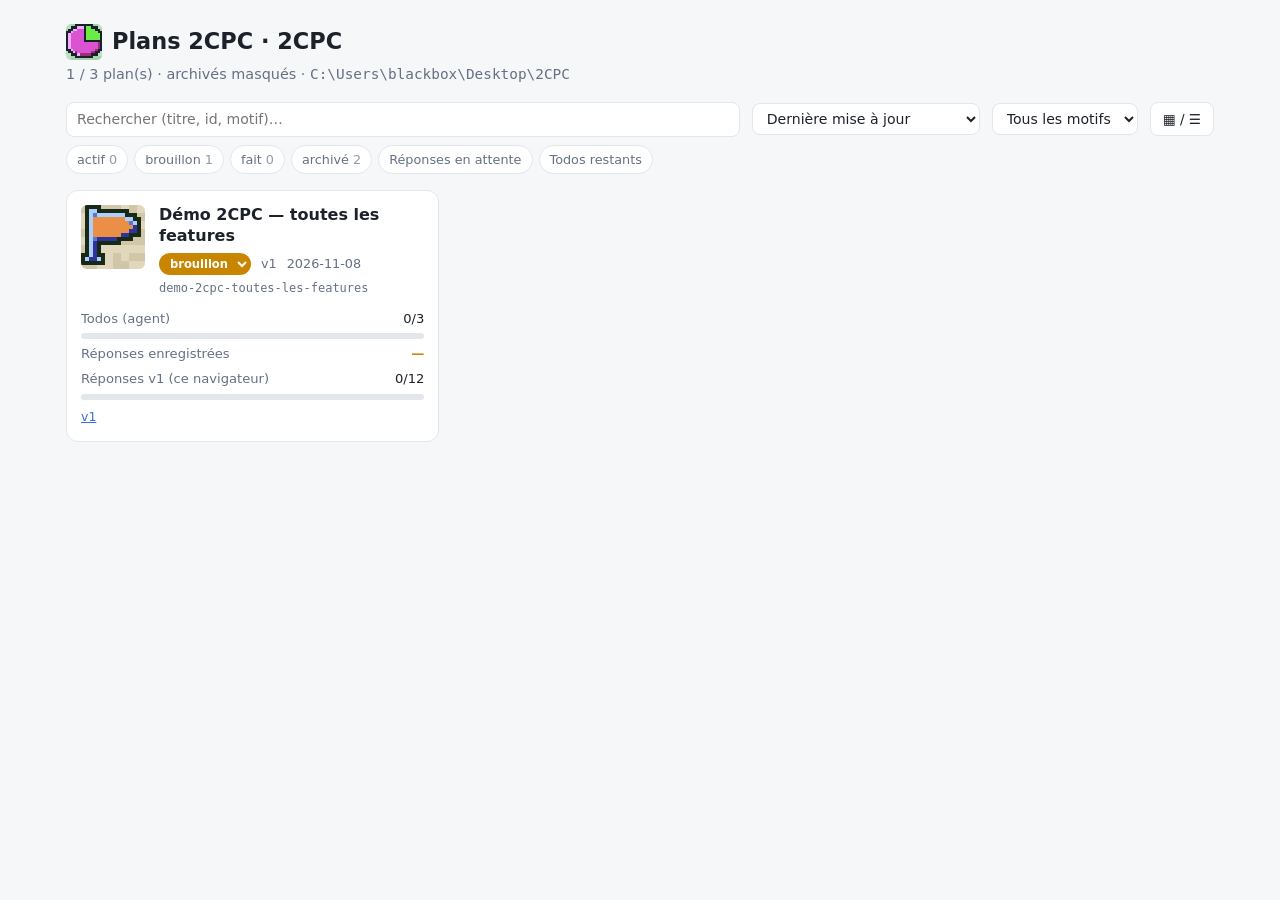
<file: .2cpc/index.html>
<!doctype html><html lang="fr"><head><meta charset="utf-8">
<meta name="viewport" content="width=device-width, initial-scale=1"><meta name="generator" content="2CPC">
<title>Plans 2CPC · 2CPC</title><link rel="icon" type="image/png" href="[data-uri]">
<style>
:root{--bg:#f6f7f9;--card:#fff;--text:#1d2129;--muted:#667085;--line:#e3e6eb;--accent:#3b6fe0;--soft:#eef2fb;
--active:#0ca30c;--draft:#c98500;--done:#6250d6;--archived:#98a2b3;color-scheme:light}
@media (prefers-color-scheme:dark){:root{--bg:#14161a;--card:#1d2026;--text:#e6e8eb;--muted:#98a2b3;--line:#2c3038;
--accent:#7aa2ff;--soft:#232a38;color-scheme:dark}}
*{box-sizing:border-box}body{margin:0;background:var(--bg);color:var(--text);font:15px/1.5 system-ui,-apple-system,"Segoe UI",sans-serif}
.dash-ico{width:36px;height:36px;image-rendering:pixelated;vertical-align:middle;margin-right:10px;border-radius:5px}
main{max-width:1180px;margin:0 auto;padding:24px 16px 90px}h1{font-size:1.4rem;margin:0 0 4px}
.sub{color:var(--muted);margin:0 0 16px;font-size:.9rem}
.tools{display:flex;flex-wrap:wrap;gap:8px 12px;align-items:center;margin-bottom:16px}
.tools input[type=search],.tools select{font:inherit;font-size:.88rem;padding:6px 10px;border:1px solid var(--line);border-radius:8px;background:var(--card);color:var(--text)}
.tools input[type=search]{flex:1;min-width:180px}
.chips{display:flex;flex-wrap:wrap;gap:6px}
.chip{font:inherit;font-size:.8rem;padding:4px 10px;border:1px solid var(--line);border-radius:999px;background:var(--card);color:var(--muted);cursor:pointer}
.chip[aria-pressed=true]{background:var(--soft);border-color:var(--accent);color:var(--text)}
.chip .n{opacity:.7;margin-left:4px}
.grid{display:grid;grid-template-columns:repeat(auto-fill,minmax(300px,1fr));gap:14px}
.card{background:var(--card);border:1px solid var(--line);border-radius:12px;padding:14px;display:grid;grid-template-columns:64px 1fr;gap:6px 14px;align-items:start}
.card .ico{width:64px;height:64px;image-rendering:pixelated;grid-row:span 3;border-radius:6px}
.card h2{font-size:1rem;margin:0;line-height:1.3}.card h2 a{color:inherit;text-decoration:none}.card h2 a:hover{color:var(--accent)}
.meta{color:var(--muted);font-size:.8rem;display:flex;flex-wrap:wrap;gap:4px 10px;align-items:center}
.meta code{font-size:.75rem}
.st{font:inherit;font-size:.72rem;font-weight:600;padding:2px 6px;border-radius:999px;border:1px solid transparent;color:#fff;cursor:pointer}
.st-active{background:var(--active)}.st-draft{background:var(--draft)}.st-done{background:var(--done)}.st-archived{background:var(--archived)}
.st.changed{outline:2px dashed var(--accent);outline-offset:2px}
.info{grid-column:1/-1;display:flex;flex-direction:column;gap:5px}
.bar{height:6px;border-radius:3px;background:var(--line);overflow:hidden}.bar i{display:block;height:100%;background:var(--accent)}
.row{font-size:.82rem;display:flex;justify-content:space-between;gap:8px}.row span:first-child{color:var(--muted)}
.row .pend{color:var(--draft);font-weight:600}
.vers a,.vers span{font-size:.78rem;margin-right:6px;color:var(--accent)}.vers span{color:var(--muted);text-decoration:line-through}
.list .grid{grid-template-columns:1fr;gap:6px}
.list .card{grid-template-columns:32px 1fr auto;padding:8px 12px;align-items:center}
.list .card .ico{width:32px;height:32px;grid-row:auto}
.list .info{grid-column:auto;flex-direction:row;gap:14px;align-items:center}.list .info .bar,.list .vers{display:none}
.card.archived{opacity:.65}
.empty{color:var(--muted);padding:30px 0;text-align:center}
#pending{position:fixed;left:50%;bottom:16px;transform:translateX(-50%);background:var(--card);border:1px solid var(--accent);
border-radius:12px;box-shadow:0 6px 24px rgba(0,0,0,.18);padding:10px 14px;display:flex;gap:10px;align-items:center;max-width:calc(100% - 32px);flex-wrap:wrap}
#pending[hidden]{display:none}
#pending code{font-size:.75rem;word-break:break-all;max-width:520px}
.btn{font:inherit;font-size:.85rem;padding:6px 12px;border-radius:8px;border:1px solid var(--line);background:var(--card);color:var(--text);cursor:pointer}
.btn.primary{background:var(--accent);border-color:var(--accent);color:#fff;font-weight:600}
</style></head><body><main>
<h1><img class="dash-ico" src="[data-uri]" alt="" width="36" height="36">Plans 2CPC · 2CPC</h1><p class="sub"><span id="count"></span> · <code>C:\Users\blackbox\Desktop\2CPC</code></p>
<div class="tools">
 <input type="search" id="q" placeholder="Rechercher (titre, id, motif)…">
 <select id="sort" title="Tri"><option value="upd">Dernière mise à jour</option><option value="created">Date de création</option>
 <option value="title">Titre</option><option value="status">Statut</option><option value="prog">Avancement des réponses</option>
 <option value="todo">Todos restants</option></select>
 <select id="icon" title="Motif d'icône"><option value="">Tous les motifs</option></select>
 <button type="button" class="btn" id="view" title="Grille / liste">▦ / ☰</button>
 <div class="chips" id="stChips"></div>
</div>
<div class="grid" id="grid"></div><p class="empty" id="empty" hidden>Aucun plan ne correspond.</p>
</main>
<div id="pending" hidden><span id="pendTxt"></span><code id="pendCmd"></code>
 <button type="button" class="btn primary" id="copyBtn">Copier la commande</button><button type="button" class="btn" id="undoBtn">Annuler</button></div>
<script>window.DASH={"root": "C:/Users/blackbox/Desktop/2CPC", "tool": "C:/Users/blackbox/Desktop/2CPC/cpc.py", "order": ["active", "draft", "done", "archived"], "plans": [{"id": "demo-2cpc-toutes-les-features", "title": "Démo 2CPC — toutes les features", "status": "draft", "v": 1, "updated": "2026-11-08T16:27:32", "created": "2026-11-08", "href": "demo-2cpc-toutes-les-features/v1/index.html", "icon": "demo-2cpc-toutes-les-features/icon.png", "motif": "flag", "family": "map", "todoTotal": 3, "todoDone": 0, "saved": null, "qTotal": 12, "pending": true, "key": "2cpc:2cpc-ab072e:demo-2cpc-toutes-les-features:v1", "versions": [{"v": 1, "ok": true, "href": "demo-2cpc-toutes-les-features/v1/index.html"}]}, {"id": "2cpc-ameliorations-utiles", "title": "2CPC — améliorations utiles", "status": "archived", "v": 3, "updated": "2026-11-09T13:16:19", "created": "2026-11-09", "href": "2cpc-ameliorations-utiles/v3/index.html", "icon": "2cpc-ameliorations-utiles/icon.png", "motif": "clipboard", "family": "doc", "todoTotal": 0, "todoDone": 0, "saved": 3, "qTotal": 6, "pending": false, "key": "2cpc:2cpc-ab072e:2cpc-ameliorations-utiles:v3", "versions": [{"v": 1, "ok": true, "href": "2cpc-ameliorations-utiles/v1/index.html"}, {"v": 2, "ok": true, "href": "2cpc-ameliorations-utiles/v2/index.html"}, {"v": 3, "ok": true, "href": "2cpc-ameliorations-utiles/v3/index.html"}]}, {"id": "tableau-de-bord-interactif-icones-de-pla", "title": "Tableau de bord interactif + icônes de plan", "status": "archived", "v": 1, "updated": "2026-11-09T13:56:25", "created": "2026-11-09", "href": "tableau-de-bord-interactif-icones-de-pla/v1/index.html", "icon": "tableau-de-bord-interactif-icones-de-pla/icon.png", "motif": "pie", "family": "data", "todoTotal": 0, "todoDone": 0, "saved": 1, "qTotal": 12, "pending": false, "key": "2cpc:2cpc-ab072e:tableau-de-bord-interactif-icones-de-pla:v1", "versions": [{"v": 1, "ok": true, "href": "tableau-de-bord-interactif-icones-de-pla/v1/index.html"}]}], "motifs": [{"name": "clipboard", "n": 1}, {"name": "flag", "n": 1}, {"name": "pie", "n": 1}]};</script><script>
(function(){
var D=window.DASH, KEY='2cpc-dash:'+D.root, ST={sort:'upd',view:'grid',st:{},q:'',pend:false,todo:false,icon:'',over:{}};
try{var o=JSON.parse(localStorage.getItem(KEY)||'null');if(o)for(var k in o)ST[k]=o[k]}catch(e){}
var L={active:'actif',draft:'brouillon',done:'fait',archived:'archivé'};
var $=function(s,r){return (r||document).querySelector(s)};
function save(){try{localStorage.setItem(KEY,JSON.stringify(ST))}catch(e){}}
function fold(s){return String(s||'').toLowerCase().normalize('NFD').replace(/[̀-ͯ]/g,'')}
// drop queued changes that the files already reflect (after `cpc.py apply`)
D.plans.forEach(function(p){if(ST.over[p.id]===p.status)delete ST.over[p.id]});
Object.keys(ST.over).forEach(function(id){if(!D.plans.some(function(p){return p.id===id}))delete ST.over[id]});
function status(p){return ST.over[p.id]||p.status}
function progress(p){
 if(!p.qTotal)return null;var s=null;try{s=JSON.parse(localStorage.getItem(p.key)||'null')}catch(e){}
 if(!s||!s.a)return 0;
 var n=Object.keys(s.a).filter(function(k){var v=s.a[k];return v!==''&&v!=null&&!(Array.isArray(v)&&!v.length)&&!(typeof v==='object'&&!Array.isArray(v)&&!Object.keys(v).length)}).length;
 return Math.min(n,p.qTotal);
}
D.plans.forEach(function(p){p.prog=progress(p)});
var SORTS={upd:function(a,b){return b.updated.localeCompare(a.updated)},created:function(a,b){return b.created.localeCompare(a.created)},
 title:function(a,b){return a.title.localeCompare(b.title,'fr')},status:function(a,b){return D.order.indexOf(status(a))-D.order.indexOf(status(b))||b.updated.localeCompare(a.updated)},
 prog:function(a,b){return ((a.prog||0)/(a.qTotal||1))-((b.prog||0)/(b.qTotal||1))},
 todo:function(a,b){return (b.todoTotal-b.todoDone)-(a.todoTotal-a.todoDone)}};
function el(tag,cls,txt){var e=document.createElement(tag);if(cls)e.className=cls;if(txt!=null)e.textContent=txt;return e}
function row(label,val,cls){var r=el('div','row');r.appendChild(el('span',null,label));var v=el('span',cls,val);r.appendChild(v);return r}
function bar(f){var b=el('div','bar'),i=el('i');i.style.width=Math.round(100*f)+'%';b.appendChild(i);return b}
function card(p){
 var s=status(p),c=el('article','card '+s);
 var img=el('img','ico');img.src=p.icon;img.alt=p.motif;img.title=p.motif+(p.family?' · '+p.family:'');c.appendChild(img);
 var h=el('h2'),a=el('a',null,p.title);a.href=p.href;h.appendChild(a);c.appendChild(h);
 var m=el('div','meta'),sel=el('select','st st-'+s+(ST.over[p.id]?' changed':''));
 D.order.forEach(function(v){var o=el('option',null,L[v]);o.value=v;o.selected=v===s;sel.appendChild(o)});
 sel.title='Statut (appliqué avec la commande copiée)';
 sel.onchange=function(){if(sel.value===p.status)delete ST.over[p.id];else ST.over[p.id]=sel.value;save();draw()};
 m.appendChild(sel);m.appendChild(el('span',null,'v'+p.v));m.appendChild(el('span',null,p.updated.slice(0,10)));m.appendChild(el('code',null,p.id));c.appendChild(m);
 var info=el('div','info');
 if(p.todoTotal){info.appendChild(row('Todos (agent)',p.todoDone+'/'+p.todoTotal));info.appendChild(bar(p.todoDone/p.todoTotal))}
 info.appendChild(row('Réponses enregistrées',p.saved?('v'+p.saved):'—',p.pending?'pend':null));
 if(p.qTotal){info.appendChild(row('Réponses v'+p.v+' (ce navigateur)',(p.prog||0)+'/'+p.qTotal));info.appendChild(bar((p.prog||0)/p.qTotal))}
 var vs=el('div','vers');p.versions.forEach(function(v){var x;if(v.ok){x=el('a',null,'v'+v.v);x.href=v.href}else{x=el('span',null,'v'+v.v);x.title='supprimée par gc'}vs.appendChild(x)});info.appendChild(vs);
 c.appendChild(info);return c;
}
function chips(){
 var box=$('#stChips');box.innerHTML='';
 D.order.forEach(function(v){var n=D.plans.filter(function(p){return status(p)===v}).length;
  var b=el('button','chip',L[v]);b.type='button';b.setAttribute('aria-pressed',!!ST.st[v]);b.appendChild(el('span','n',String(n)));
  b.onclick=function(){ST.st[v]=!ST.st[v];save();draw()};box.appendChild(b)});
 [['pend','Réponses en attente'],['todo','Todos restants']].forEach(function(f){
  var b=el('button','chip',f[1]);b.type='button';b.setAttribute('aria-pressed',!!ST[f[0]]);b.onclick=function(){ST[f[0]]=!ST[f[0]];save();draw()};box.appendChild(b)});
}
function visible(p){
 var any=D.order.some(function(v){return ST.st[v]});
 if(any?!ST.st[status(p)]:status(p)==='archived')return false;
 if(ST.pend&&!p.pending)return false;
 if(ST.todo&&!(p.todoTotal>p.todoDone))return false;
 if(ST.icon&&p.motif!==ST.icon)return false;
 if(ST.q){var q=fold(ST.q);if((fold(p.title)+' '+fold(p.id)+' '+fold(p.motif)+' '+fold(p.family)).indexOf(q)<0)return false}
 return true;
}
function command(){
 var ops=Object.keys(ST.over).map(function(id){return 'status '+id+' '+ST.over[id]});
 return ops.length?'python "'+D.tool+'" --root "'+D.root+'" apply "'+ops.join(' ; ')+'"':'';
}
function draw(){
 chips();
 var list=D.plans.filter(visible).sort(SORTS[ST.sort]||SORTS.upd),g=$('#grid');g.innerHTML='';
 list.forEach(function(p){g.appendChild(card(p))});
 $('#empty').hidden=!!list.length;
 $('#count').textContent=list.length+' / '+D.plans.length+' plan(s)'+(D.order.some(function(v){return ST.st[v]})?'':' · archivés masqués');
 document.body.classList.toggle('list',ST.view==='list');
 var cmd=command(),pb=$('#pending');pb.hidden=!cmd;
 $('#pendTxt').textContent=Object.keys(ST.over).length+' changement(s) de statut à appliquer :';$('#pendCmd').textContent=cmd;
}
function copy(t){
 function ok(){$('#copyBtn').textContent='Copié !';setTimeout(function(){$('#copyBtn').textContent='Copier la commande'},1800)}
 function fb(){var ta=document.createElement('textarea');ta.value=t;document.body.appendChild(ta);ta.select();var r=false;try{r=document.execCommand('copy')}catch(e){}ta.remove();if(r)ok();else window.prompt('Copiez :',t)}
 if(navigator.clipboard&&window.isSecureContext!==false)navigator.clipboard.writeText(t).then(ok,fb);else fb();
}
var sortSel=$('#sort'),iconSel=$('#icon'),q=$('#q');
sortSel.value=ST.sort;sortSel.onchange=function(){ST.sort=sortSel.value;save();draw()};
D.motifs.forEach(function(m){var o=el('option',null,m.name+' ('+m.n+')');o.value=m.name;iconSel.appendChild(o)});
iconSel.value=ST.icon;iconSel.onchange=function(){ST.icon=iconSel.value;save();draw()};
q.value=ST.q;q.oninput=function(){ST.q=q.value;save();draw()};
$('#view').onclick=function(){ST.view=ST.view==='list'?'grid':'list';save();draw()};
$('#copyBtn').onclick=function(){copy(command())};
$('#undoBtn').onclick=function(){ST.over={};save();draw()};
draw();
})();
</script></body></html>
</file>
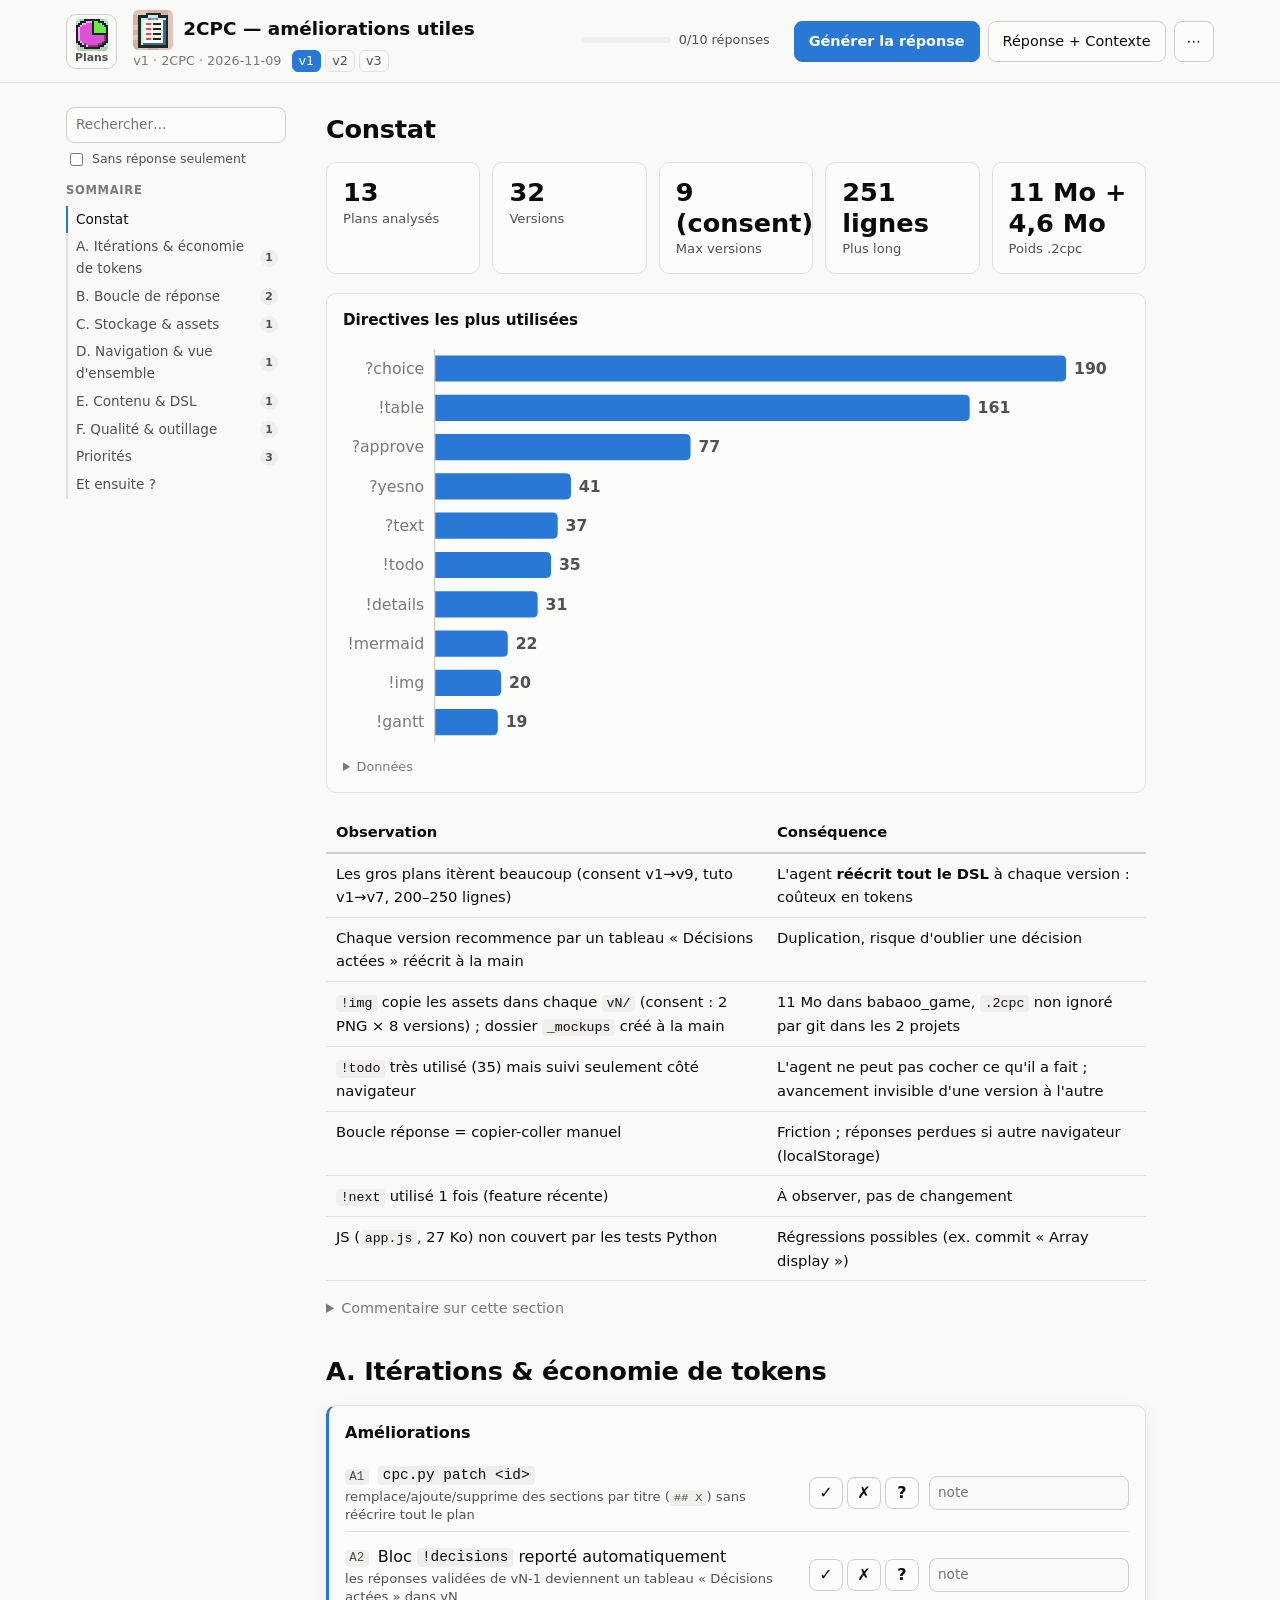
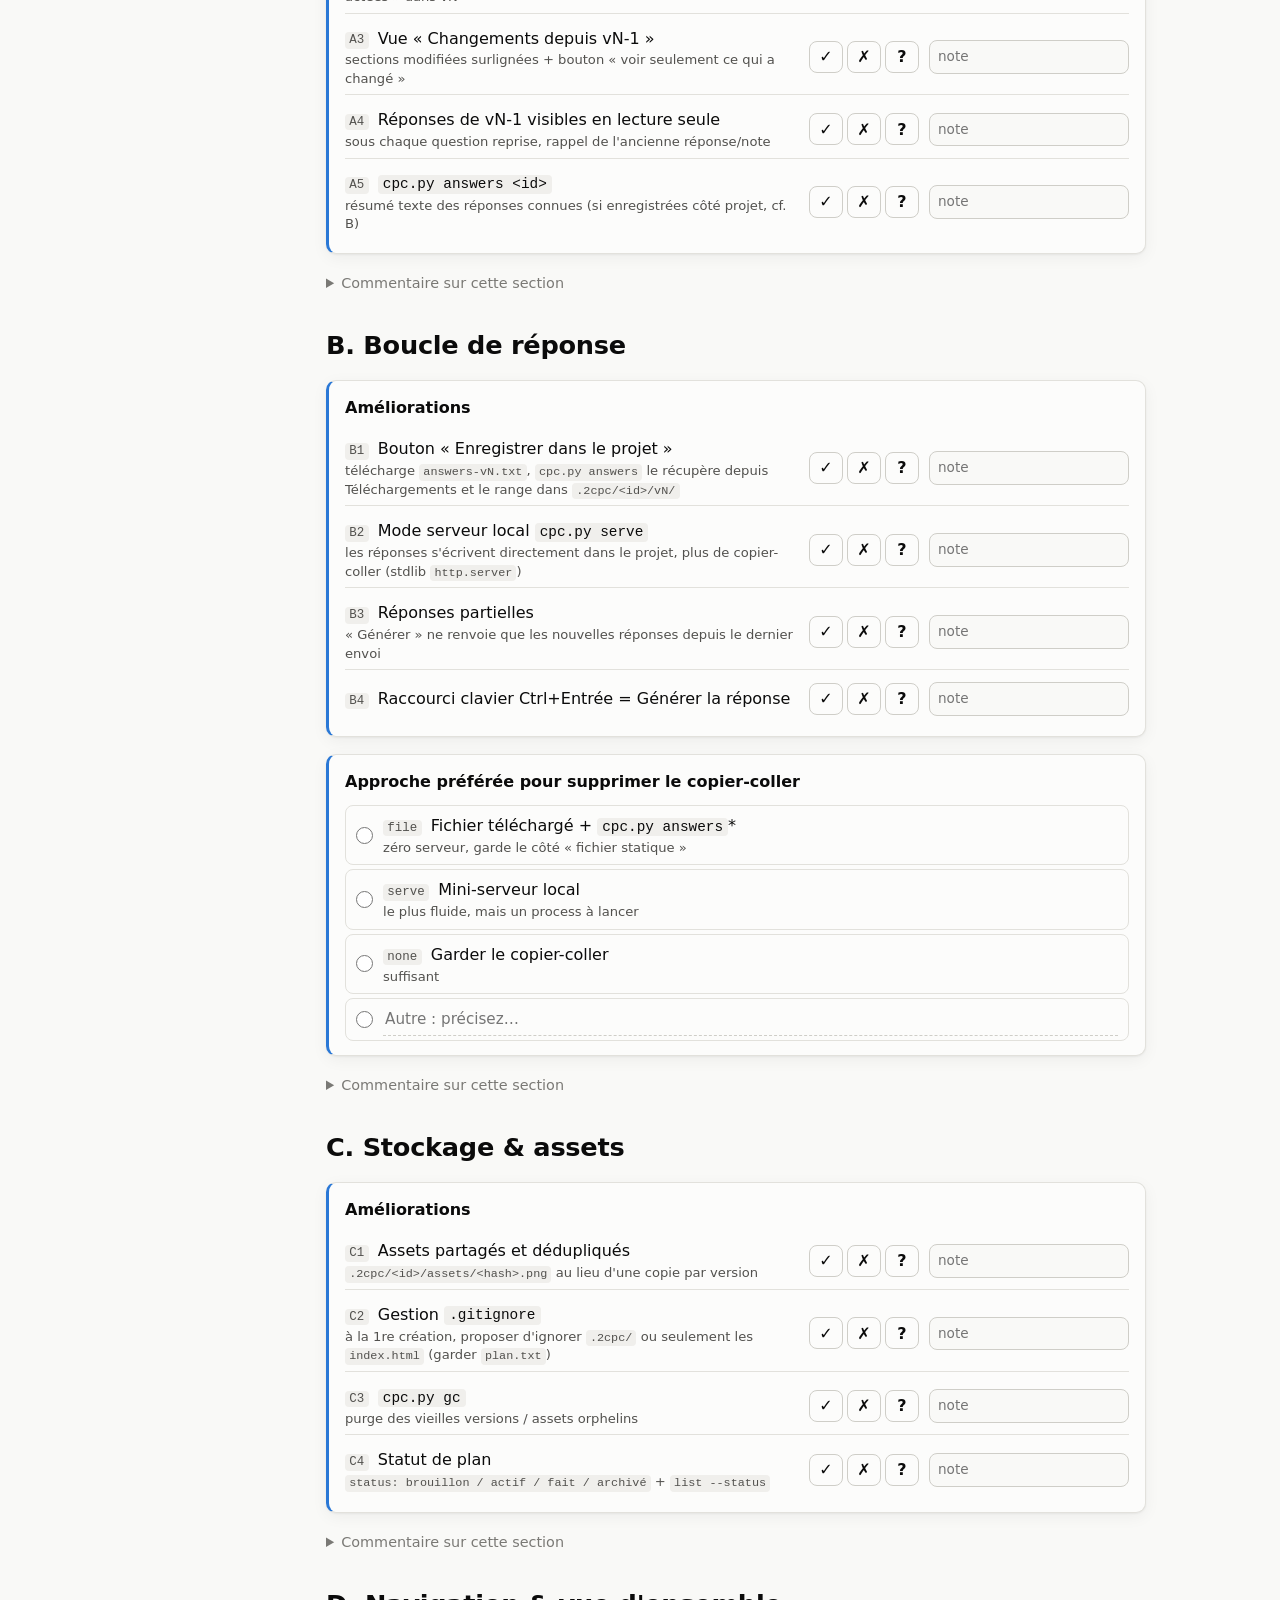
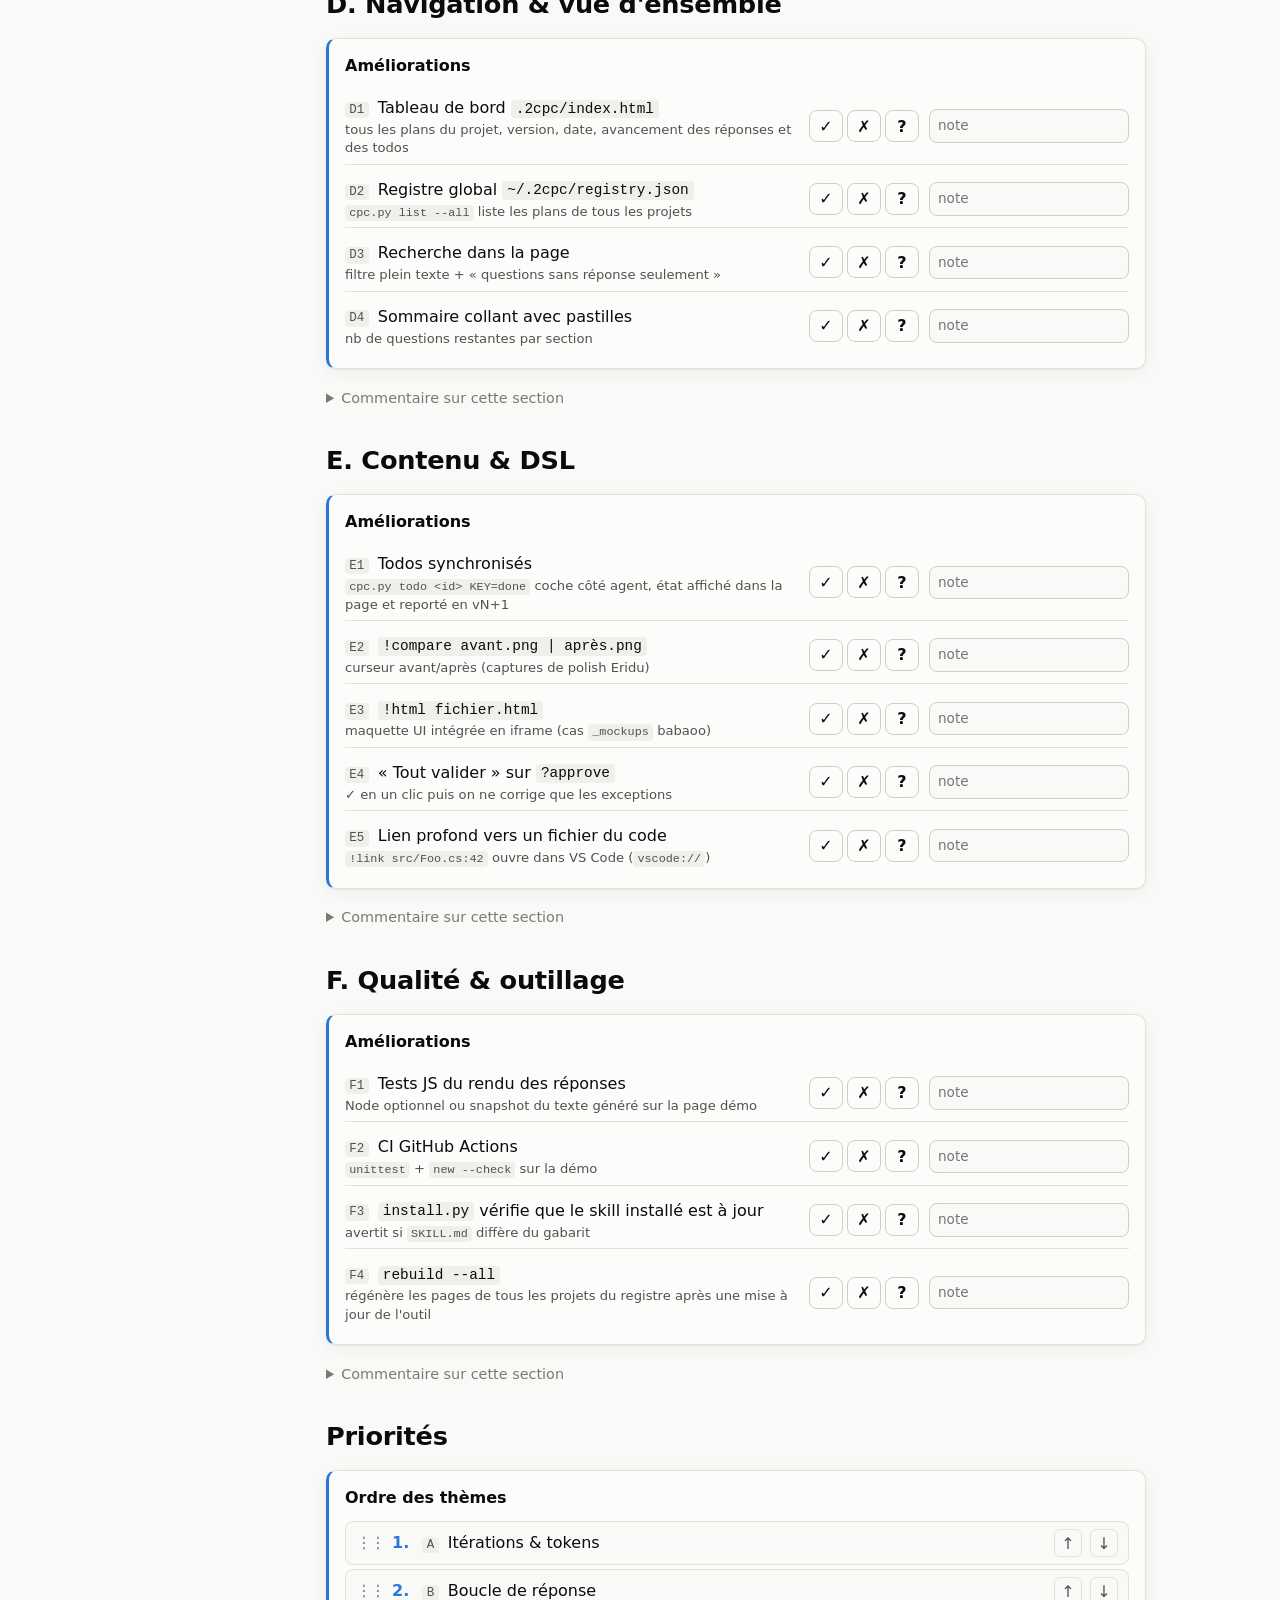
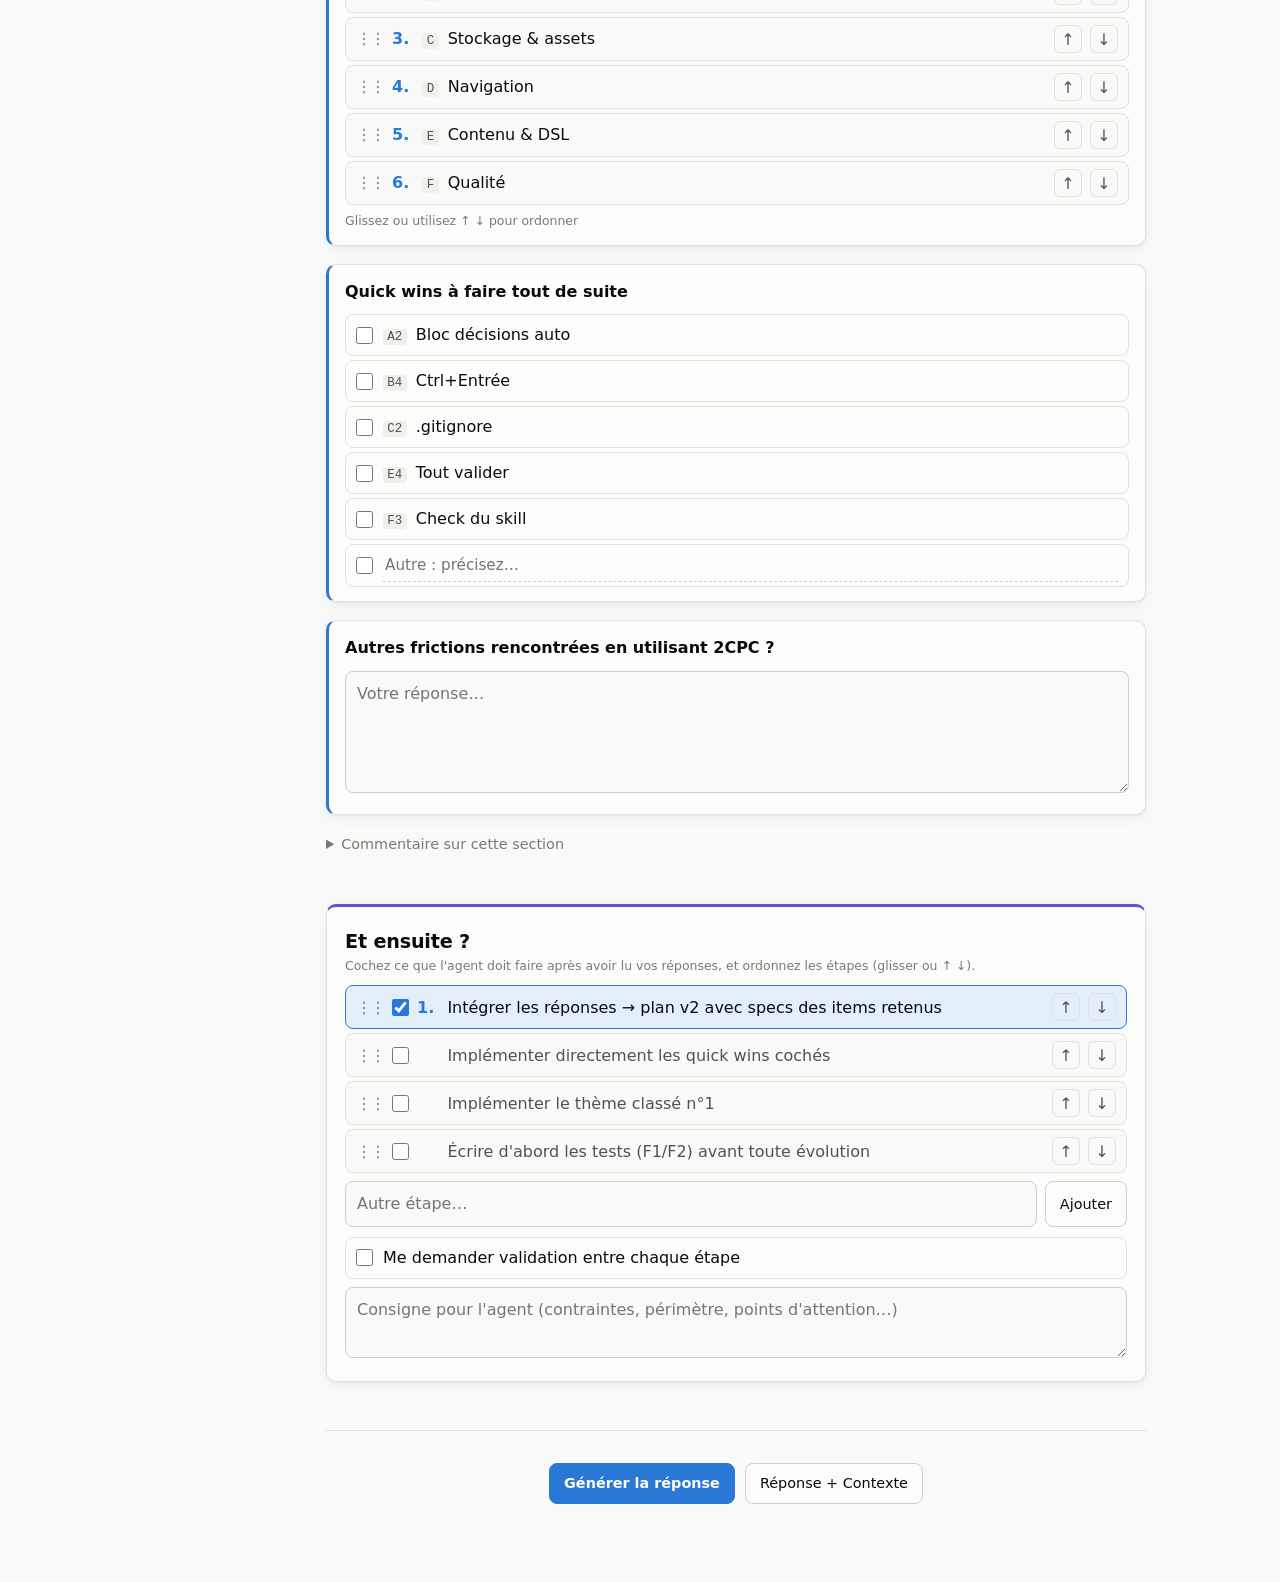
<file: .2cpc/2cpc-ameliorations-utiles/v1/index.html>
<!doctype html>
<html lang="fr">
<head>
<meta charset="utf-8">
<meta name="viewport" content="width=device-width, initial-scale=1">
<meta name="generator" content="2CPC">
<title>2CPC — améliorations utiles</title>
<link rel="icon" type="image/png" href="../icon.png">
<style>:root{
  --bg:#f9f9f7;--surface:#fcfcfb;--surface-2:#f0efec;--line:#e2e1dc;--line-2:#cfcec8;
  --text:#0b0b0b;--text-2:#52514e;--muted:#7a7975;
  --accent:#2a78d6;--accent-ink:#fff;--accent-soft:#e3eefb;
  --good:#0ca30c;--warn:#c98500;--bad:#d03b3b;--new:#6250d6;
  --s1:#2a78d6;--s2:#eb6834;--s3:#1baf7a;--s4:#eda100;--s5:#e87ba4;--s6:#008300;--s7:#6250d6;--s8:#e34948;
  --note:#e3eefb;--tip:#e0f4ec;--warnbg:#fdf1d8;--danger:#fbe3e3;
  --reused:#fff6cc;
  --radius:10px;--shadow:0 1px 2px rgba(0,0,0,.05),0 4px 16px rgba(0,0,0,.05);
  --font:system-ui,-apple-system,"Segoe UI",Roboto,"Helvetica Neue",Arial,sans-serif;
  --mono:ui-monospace,"Cascadia Code",Consolas,"SFMono-Regular",monospace;
  color-scheme:light;
}
@media (prefers-color-scheme:dark){
  :root{
    --bg:#0d0d0d;--surface:#1a1a19;--surface-2:#262624;--line:#2f2f2d;--line-2:#454542;
    --text:#f0efec;--text-2:#c3c2b7;--muted:#8f8e88;
    --accent:#3987e5;--accent-ink:#fff;--accent-soft:#1b2a3d;
    --s1:#3987e5;--s2:#d95926;--s3:#199e70;--s4:#c98500;--s5:#d55181;--s6:#008300;--s7:#9085e9;--s8:#e66767;
    --note:#17263a;--tip:#13291f;--warnbg:#2e2510;--danger:#331a1a;
    --reused:#3a3312;--new:#9085e9;
    --shadow:0 1px 2px rgba(0,0,0,.4);
    color-scheme:dark;
  }
}
*{box-sizing:border-box}
html{scroll-behavior:smooth;scroll-padding-top:110px}
body{margin:0;background:var(--bg);color:var(--text);font:16px/1.6 var(--font);-webkit-font-smoothing:antialiased}
a{color:var(--accent)}
code{font-family:var(--mono);font-size:.9em;background:var(--surface-2);padding:.1em .35em;border-radius:4px}
[hidden]{display:none!important}

/* header */
.top{position:sticky;top:0;z-index:10;background:color-mix(in srgb,var(--bg) 88%,transparent);backdrop-filter:blur(8px);border-bottom:1px solid var(--line)}
.top-in{max-width:1180px;margin:0 auto;padding:10px 16px;display:flex;gap:16px;align-items:center;flex-wrap:wrap}
.ttl{flex:1 1 280px;min-width:0}
.ttl h1{font-size:1.15rem;margin:0;line-height:1.3;overflow:hidden;text-overflow:ellipsis;white-space:nowrap}
.meta{display:flex;gap:10px;align-items:center;color:var(--muted);font-size:.8rem;flex-wrap:wrap}
.versions{display:flex;gap:4px}
.versions a{padding:0 6px;border-radius:6px;text-decoration:none;color:var(--text-2);border:1px solid var(--line)}
.versions a[aria-current]{background:var(--accent);color:var(--accent-ink);border-color:var(--accent)}
.status{display:flex;flex-direction:column;gap:2px;font-size:.8rem;color:var(--text-2);min-width:170px}
.prog{display:flex;align-items:center;gap:8px;flex-wrap:wrap}
.prog .bar{width:90px;height:6px;border-radius:3px;background:var(--surface-2);overflow:hidden}
.prog .bar i{display:block;height:100%;width:0;background:var(--accent);transition:width .3s}
.req-txt{color:var(--bad)}
.save{color:var(--muted)}
.save.fail{color:var(--bad)}
.actions{display:flex;gap:8px;align-items:center}
.btn{font:inherit;font-size:.9rem;padding:8px 14px;border-radius:8px;border:1px solid var(--line-2);background:var(--surface);color:var(--text);cursor:pointer;white-space:nowrap}
.btn:hover{border-color:var(--accent)}
.btn.primary{background:var(--accent);border-color:var(--accent);color:var(--accent-ink);font-weight:600}
.btn.primary:hover{filter:brightness(1.08)}
.btn.icon{padding:8px 12px;list-style:none}
.btn.icon::-webkit-details-marker{display:none}
.more{position:relative}
.menu{position:absolute;right:0;top:calc(100% + 6px);background:var(--surface);border:1px solid var(--line);border-radius:var(--radius);box-shadow:var(--shadow);padding:6px;display:flex;flex-direction:column;min-width:170px;z-index:20}
.menu button,.menu .file{font:inherit;font-size:.9rem;text-align:left;background:none;border:0;padding:8px 10px;border-radius:6px;color:var(--text);cursor:pointer}
.menu button:hover,.menu .file:hover{background:var(--surface-2)}
.menu .file input{display:none}
.menu .danger{color:var(--bad)}
.langs{display:flex;gap:4px;border-top:1px solid var(--line);margin-top:4px;padding-top:6px}
.langs button{flex:1;text-align:center!important;border:1px solid var(--line)!important}
.langs button[aria-pressed="true"]{background:var(--accent);color:var(--accent-ink)}

/* layout */
.layout{max-width:1180px;margin:0 auto;padding:24px 16px 80px;display:grid;grid-template-columns:220px minmax(0,1fr);gap:40px}
.toc{position:sticky;top:96px;align-self:start;max-height:calc(100vh - 120px);overflow:auto;font-size:.85rem}
.toc-t{font-weight:600;color:var(--muted);text-transform:uppercase;font-size:.72rem;letter-spacing:.06em;margin-bottom:6px}
.toc ul{list-style:none;margin:0;padding:0}
.toc li a{display:block;padding:3px 8px;border-left:2px solid var(--line);color:var(--text-2);text-decoration:none}
.toc li a:hover,.toc li a.on{border-left-color:var(--accent);color:var(--text)}
.toc li.l2 a{padding-left:18px}
.toc li.l3 a{padding-left:28px;font-size:.8rem}
main{max-width:820px;min-width:0}
@media (max-width:900px){.layout{grid-template-columns:1fr}.toc{display:none}.status{min-width:0}}
@media (max-width:560px){.actions{width:100%}.actions .btn{flex:1;padding:8px 6px}.ttl h1{white-space:normal}}

/* typography */
main h2{font-size:1.6rem;margin:2.2rem 0 .6rem;line-height:1.25;letter-spacing:-.01em}
main h3{font-size:1.25rem;margin:1.8rem 0 .5rem}
main h4{font-size:1.05rem;margin:1.4rem 0 .4rem}
main h2:first-child,#reusedBanner+h2{margin-top:.4rem}
main p{margin:.6rem 0}
main ul,main ol{padding-left:1.4rem}
blockquote{margin:1rem 0;padding:.4rem 1rem;border-left:3px solid var(--line-2);color:var(--text-2)}
hr{border:0;border-top:1px solid var(--line);margin:2rem 0}
.callout{display:flex;gap:10px;padding:12px 14px;border-radius:var(--radius);margin:1rem 0;background:var(--note)}
.callout .ic{font-weight:700;line-height:1.6}
.callout.tip{background:var(--tip)}.callout.warn{background:var(--warnbg)}.callout.danger{background:var(--danger)}
figure{margin:1.2rem 0}
figcaption{font-size:.85rem;color:var(--text-2);margin-top:6px}
.img img{max-width:100%;height:auto;border-radius:var(--radius);display:block;border:1px solid var(--line)}
audio,video{width:100%;max-width:100%;border-radius:var(--radius)}
.embed{position:relative;aspect-ratio:16/9}
.embed iframe{position:absolute;inset:0;width:100%;height:100%;border:0;border-radius:var(--radius)}
.missing{padding:10px 14px;border:1px dashed var(--bad);border-radius:var(--radius);color:var(--bad);font-size:.9rem}
.tbl{overflow-x:auto;margin:1rem 0}
table{border-collapse:collapse;width:100%;font-size:.92rem}
th,td{padding:8px 10px;border-bottom:1px solid var(--line);text-align:left;vertical-align:top}
thead th{border-bottom:2px solid var(--line-2);font-weight:600}
pre.code{background:var(--surface-2);padding:14px 16px;border-radius:var(--radius);overflow:auto;font:13px/1.5 var(--mono)}
pre.code code{background:none;padding:0}
.link a{text-decoration:none}

/* kpi / progress / steps / gantt */
.kpi{display:grid;grid-template-columns:repeat(auto-fit,minmax(150px,1fr));gap:12px;margin:1rem 0}
.tile{background:var(--surface);border:1px solid var(--line);border-radius:var(--radius);padding:14px 16px}
.kv{font-size:1.6rem;font-weight:700;line-height:1.2}
.kk{font-size:.82rem;color:var(--text-2)}
.progress{margin:1rem 0}
.pl{display:flex;justify-content:space-between;font-size:.9rem;margin-bottom:4px}
.pb{height:10px;background:var(--surface-2);border-radius:5px;overflow:hidden}
.pb i{display:block;height:100%;background:var(--accent);border-radius:5px}
.steps{list-style:none;padding:0!important;display:flex;flex-wrap:wrap;gap:0;margin:1.2rem 0;counter-reset:s}
.steps li{flex:1 1 120px;position:relative;padding:0 8px 0 0;display:flex;flex-direction:column;align-items:flex-start;gap:6px}
.steps li::before{content:"";position:absolute;top:15px;left:32px;right:0;height:2px;background:var(--line-2)}
.steps li:last-child::before{display:none}
.steps .n{width:30px;height:30px;border-radius:50%;background:var(--accent);color:var(--accent-ink);display:grid;place-items:center;font-weight:700;font-size:.85rem;position:relative}
.steps .s{font-size:.9rem;padding-right:8px}
.gantt{margin:1.2rem 0;font-size:.85rem;overflow-x:auto}
.gr{display:grid;grid-template-columns:minmax(90px,160px) 1fr;gap:10px;align-items:center;min-width:420px;padding:3px 0}
.gt{display:grid;grid-template-columns:repeat(var(--n),1fr);gap:2px;background:repeating-linear-gradient(90deg,transparent 0 calc(100% / var(--n) - 1px),var(--line) 0 calc(100% / var(--n)));min-height:22px}
.gh .gt{background:none}
.gh .gt span{text-align:center;color:var(--muted);font-size:.75rem}
.gt i{display:block;height:18px;margin:2px 0;border-radius:4px}
.gn{color:var(--text-2)}

/* palette classes (charts & gantt) */
.s1{fill:var(--s1);background:var(--s1)}.s2{fill:var(--s2);background:var(--s2)}.s3{fill:var(--s3);background:var(--s3)}.s4{fill:var(--s4);background:var(--s4)}
.s5{fill:var(--s5);background:var(--s5)}.s6{fill:var(--s6);background:var(--s6)}.s7{fill:var(--s7);background:var(--s7)}.s8{fill:var(--s8);background:var(--s8)}
.stroke-s1{stroke:var(--s1)}

/* charts */
.chart{background:var(--surface);border:1px solid var(--line);border-radius:var(--radius);padding:14px 16px}
.chart figcaption{font-weight:600;color:var(--text);font-size:.95rem;margin:0 0 8px}
.chart-body{display:flex;gap:20px;align-items:center;flex-wrap:wrap}
.chart svg{width:100%;height:auto;display:block;overflow:visible}
.chart-pie svg,.chart-donut svg{width:220px;flex:0 0 auto}
.chart .grid{stroke:var(--line);stroke-width:1}
.chart .base{stroke:var(--line-2);stroke-width:1}
.chart .ax{fill:var(--muted);font-size:12px}
.chart .val{fill:var(--text-2);font-size:12px;font-weight:600}
.chart .val.big{font-size:22px;fill:var(--text)}
.chart .ln{fill:none;stroke-width:2;stroke-linejoin:round;stroke-linecap:round}
.chart .dot{stroke:var(--surface);stroke-width:2}
.chart .seg{stroke:var(--surface);stroke-width:2}
.chart .surf{fill:var(--surface)}
.chart .hit{fill:transparent}
.chart .mk:hover .hit{fill:var(--surface-2);opacity:.6}
.chart .mk:hover .s1,.chart .mk:hover .seg{filter:brightness(1.1)}
.legend{list-style:none;padding:0!important;margin:0;font-size:.88rem;flex:1 1 180px}
.legend li{display:grid;grid-template-columns:14px 1fr auto auto;gap:8px;align-items:center;padding:3px 0}
.legend .sw{width:12px;height:12px;border-radius:3px}
.legend em{color:var(--muted);font-style:normal;min-width:3em;text-align:right}
.data{margin-top:8px;font-size:.8rem;color:var(--muted)}
.data summary{cursor:pointer}
.data table{margin-top:6px}

/* cards / cols / tabs / details */
.cards{display:grid;grid-template-columns:repeat(auto-fit,minmax(200px,1fr));gap:12px;margin:1rem 0}
.card{background:var(--surface);border:1px solid var(--line);border-radius:var(--radius);padding:14px 16px;display:flex;flex-direction:column;transition:border-color .15s,box-shadow .15s}
.card h4{margin:0 0 4px}
.card p{margin:0 0 8px;color:var(--text-2);font-size:.92rem}
.pc{list-style:none;padding:0!important;margin:0 0 10px;font-size:.88rem}
.pc li{padding-left:1.3em;position:relative}
.pc .pro::before{content:"+";position:absolute;left:0;color:var(--good);font-weight:700}
.pc .con::before{content:"−";position:absolute;left:0;color:var(--bad);font-weight:700}
.pick-btn{margin-top:auto;align-self:flex-start;font:inherit;font-size:.85rem;padding:5px 12px;border-radius:6px;border:1px solid var(--line-2);background:transparent;color:var(--text);cursor:pointer}
.card.sel{border-color:var(--accent);box-shadow:0 0 0 2px var(--accent-soft)}
.card.sel .pick-btn{background:var(--accent);color:var(--accent-ink);border-color:var(--accent)}
.cols{display:grid;grid-template-columns:repeat(var(--n),minmax(0,1fr));gap:24px}
@media (max-width:700px){.cols{grid-template-columns:1fr}}
.tabs{margin:1rem 0;border:1px solid var(--line);border-radius:var(--radius);background:var(--surface)}
.tabbar{display:flex;gap:2px;border-bottom:1px solid var(--line);overflow-x:auto;padding:0 6px}
.tabbar button{font:inherit;font-size:.9rem;background:none;border:0;border-bottom:2px solid transparent;padding:10px 12px;color:var(--text-2);cursor:pointer;white-space:nowrap}
.tabbar button[aria-selected="true"]{color:var(--text);border-bottom-color:var(--accent);font-weight:600}
.pane{padding:4px 16px}
.det{border:1px solid var(--line);border-radius:var(--radius);margin:1rem 0;background:var(--surface)}
.det>summary{padding:10px 14px;cursor:pointer;font-weight:600}
.det>div{padding:0 16px 8px}

/* questions */
.q{background:var(--surface);border:1px solid var(--line);border-left:3px solid var(--accent);border-radius:var(--radius);padding:14px 16px;margin:1.1rem 0;box-shadow:var(--shadow);transition:background .3s}
.q.answered{border-left-color:var(--good)}
.q.req-miss{border-left-color:var(--bad);outline:2px solid color-mix(in srgb,var(--bad) 40%,transparent)}
.q.is-reused{background:linear-gradient(var(--reused),var(--reused)) left/4px 100% no-repeat,var(--surface)}
.q-label{font-weight:600;margin-bottom:10px;display:flex;flex-wrap:wrap;gap:6px;align-items:center}
.badge{font-size:.68rem;font-weight:600;text-transform:uppercase;letter-spacing:.04em;padding:2px 7px;border-radius:999px;background:var(--surface-2);color:var(--text-2)}
.badge.req{background:var(--danger);color:var(--bad)}
.badge.new{background:color-mix(in srgb,var(--new) 18%,transparent);color:var(--new)}
.badge.rec{background:var(--tip);color:var(--good)}
.badge.reused{background:var(--reused);color:var(--warn)}
.opts{display:flex;flex-direction:column;gap:4px}
.opts.row{flex-direction:row;gap:8px}
.opt{display:flex;align-items:center;gap:10px;padding:7px 10px;border:1px solid var(--line);border-radius:8px;cursor:pointer}
.opt:hover{border-color:var(--line-2);background:var(--surface-2)}
.opt:has(input:checked){border-color:var(--accent);background:var(--accent-soft)}
.opt input{accent-color:var(--accent);width:17px;height:17px;margin:0;flex:0 0 auto}
.opt .badge{margin-left:auto}
.opt.other{padding:4px 10px;cursor:text}
.opt.other input.other-txt{flex:1;width:auto;height:auto;min-width:0;margin:0;font:inherit;font-size:.95rem;color:var(--text);background:transparent;border:0;border-radius:0;border-bottom:1px dashed var(--line-2);padding:4px 2px;outline:none}
.opt.other input.other-txt:focus{border-bottom-color:var(--accent)}
.todo .opt:has(input:checked) span{text-decoration:line-through;color:var(--muted)}
textarea,input[type=text],input[type=number],input[type=date]{font:inherit;width:100%;padding:9px 11px;border:1px solid var(--line-2);border-radius:8px;background:var(--bg);color:var(--text)}
input[type=number],input[type=date]{max-width:240px}
textarea:focus,input:focus{outline:2px solid var(--accent-soft);border-color:var(--accent)}
.scale{display:flex;gap:6px;flex-wrap:wrap}
.scale label{cursor:pointer}
.scale input{position:absolute;opacity:0;pointer-events:none}
.scale span{display:grid;place-items:center;min-width:40px;height:40px;border:1px solid var(--line-2);border-radius:8px;font-weight:600}
.scale label:hover span{background:var(--surface-2)}
.scale input:checked+span{background:var(--accent);color:var(--accent-ink);border-color:var(--accent)}
.scale input:focus-visible+span{outline:2px solid var(--accent)}
.rank{list-style:none;padding:0!important;margin:0;display:flex;flex-direction:column;gap:4px}
.rank li{display:flex;align-items:center;gap:8px;padding:7px 10px;border:1px solid var(--line);border-radius:8px;background:var(--bg);cursor:grab;user-select:none}
.rank li.drag{opacity:.4}
.rank li.over{border-color:var(--accent)}
.rank .grip{color:var(--muted);letter-spacing:-2px}
.rank .rk{font-weight:700;color:var(--accent);min-width:1.4em}
.rank .lbl{flex:1}
.rank button{font:inherit;background:none;border:1px solid var(--line);border-radius:6px;width:28px;height:28px;cursor:pointer;color:var(--text-2)}
.rank button:hover{border-color:var(--accent)}
.hint{font-size:.78rem;color:var(--muted);margin:6px 0 0}
.approve{display:flex;flex-direction:column;gap:6px}
.ap{display:grid;grid-template-columns:1fr auto minmax(120px,200px);gap:10px;align-items:center;padding:6px 0;border-bottom:1px solid var(--line)}
.ap:last-child{border-bottom:0}
.ap-btns{display:flex;gap:4px}
.ap-btns input{position:absolute;opacity:0;pointer-events:none}
.ap-btns span{display:grid;place-items:center;width:34px;height:32px;border:1px solid var(--line-2);border-radius:8px;cursor:pointer;font-weight:700}
.ap-btns .y input:checked+span{background:var(--good);border-color:var(--good);color:#fff}
.ap-btns .n input:checked+span{background:var(--bad);border-color:var(--bad);color:#fff}
.ap-btns .m input:checked+span{background:var(--warn);border-color:var(--warn);color:#fff}
.ap-btns input:focus-visible+span{outline:2px solid var(--accent)}
.ap .note{padding:5px 8px;font-size:.85rem}
@media (max-width:560px){.ap{grid-template-columns:1fr auto}.ap .note{grid-column:1/-1}}
.matrix td{text-align:center}
.matrix input{accent-color:var(--accent);width:18px;height:18px;cursor:pointer}
.matrix thead th{text-align:center;font-size:.85rem}
.sec-comment{margin:1rem 0 2rem;font-size:.9rem}
.sec-comment summary{color:var(--muted);cursor:pointer;width:max-content}
.sec-comment.filled summary{color:var(--accent)}
.sec-comment textarea{margin-top:6px}
.end-actions{display:flex;gap:10px;justify-content:center;margin:3rem 0 1rem;padding-top:2rem;border-top:1px solid var(--line);flex-wrap:wrap}

/* dialog & toast */
dialog{border:1px solid var(--line);border-radius:14px;background:var(--surface);color:var(--text);max-width:min(680px,calc(100vw - 32px));width:100%;padding:18px;box-shadow:0 20px 60px rgba(0,0,0,.25)}
dialog::backdrop{background:rgba(0,0,0,.35)}
#outTxt{font:13px/1.45 var(--mono);white-space:pre;resize:vertical}
.dlg-act{display:flex;justify-content:flex-end;margin-top:10px}
#toast{position:fixed;bottom:24px;left:50%;transform:translateX(-50%) translateY(20px);background:var(--text);color:var(--bg);padding:10px 18px;border-radius:999px;font-size:.9rem;opacity:0;pointer-events:none;transition:all .25s;z-index:50;max-width:calc(100vw - 32px)}
#toast.on{opacity:1;transform:translateX(-50%) translateY(0)}

@media print{
  .top,.toc,.end-actions,.sec-comment:not(.filled),.hint,.rank button,.pick-btn,.data{display:none!important}
  .layout{display:block;padding:0}
  body{background:#fff;color:#000}
  .q,.chart,.card,.tile{box-shadow:none;break-inside:avoid}
}

/* option keys & details */
.ol{display:flex;flex-direction:column;min-width:0}
.ol .key{font-size:.78em;margin-right:4px;color:var(--text-2)}
.ol .dt{color:var(--text-2);font-size:.82rem;font-weight:400;line-height:1.4}
.opt .ol,.ap .lbl,.rank .lbl{flex:1}
.q-number .hint{margin-left:8px}

/* !draw sketches */
.draw{background:var(--surface);border:1px solid var(--line);border-radius:var(--radius);padding:12px 14px}
.draw svg{display:block;max-width:100%;height:auto;margin:0 auto;overflow:visible;font-family:var(--font)}
.draw figcaption{margin-top:8px;text-align:center;color:var(--text-2);font-size:.88rem}
.draw .fg{--c:var(--text-2)}.draw .gr{--c:var(--muted)}
.draw .s1{--c:var(--s1)}.draw .s2{--c:var(--s2)}.draw .s3{--c:var(--s3)}.draw .s4{--c:var(--s4)}
.draw .s5{--c:var(--s5)}.draw .s7{--c:var(--s7)}.draw .s8{--c:var(--s8)}
.draw .sh{stroke:var(--c);fill:var(--c);fill-opacity:.13;stroke-linejoin:round;stroke-linecap:round}
.draw .sh.empty{fill:none}.draw .sh.solid{fill-opacity:.75}
.draw path.sh[fill=none]{fill:none}
.draw .hd{fill:var(--c);stroke:none}
.draw .dt{fill:var(--c);stroke:none}
.draw .gl{stroke:var(--line)}
.draw .gt{fill:var(--muted);font-size:.8em;stroke:none}
.draw .lb{fill:var(--text);stroke:var(--surface);paint-order:stroke;stroke-linejoin:round}
.draw .tx.s1,.draw .tx.s2,.draw .tx.s3,.draw .tx.s4,.draw .tx.s5,.draw .tx.s7,.draw .tx.s8,.draw .tx.gr{fill:var(--c)}

/* "What next?" panel */
.next{margin:3rem 0 0;padding:16px 18px;background:var(--surface);border:1px solid var(--line);border-top:3px solid var(--new);border-radius:var(--radius);box-shadow:var(--shadow)}
.next h2{margin:0 0 2px;font-size:1.2rem}
.next>.hint{margin:0 0 10px}
.next-list li input{accent-color:var(--accent);width:17px;height:17px;margin:0;flex:0 0 auto;cursor:pointer}
.next-list li .lbl{cursor:pointer}
.next-list li:has(input:checked){border-color:var(--accent);background:var(--accent-soft)}
.next-list li.off .lbl{color:var(--text-2)}
.next-list li.custom .lt{font-style:italic}
.next-list .del:hover{border-color:var(--bad)!important;color:var(--bad)}
.next-add{display:flex;gap:8px;margin-top:8px}
.next-add input{flex:1;min-width:0}
.next-none{margin:8px 0 0}
.next-pause{margin:10px 0 8px}
.next-note{width:100%}
@media print{.next-add,.next-list li.off{display:none!important}}
/* changes since v(N-1), previous answers, decisions */
.btn.sm{padding:3px 10px;font-size:.8rem;margin-left:6px}
#chgBar .chg-del{color:var(--text-2)}
.badge.chg{background:color-mix(in srgb,var(--warn) 18%,transparent);color:var(--warn);vertical-align:middle;margin-left:6px}
h2 .badge,h3 .badge{vertical-align:middle;margin-left:6px}
.chg-hide{display:none!important}
.prev-ans{font-size:.82rem;color:var(--text-2);margin:2px 0 6px;padding-left:8px;border-left:2px solid var(--line-2)}
.prev-ans b{font-weight:600}
figure.decisions{margin:0 0 1rem}
@media print{#chgBar,#chgOnly{display:none}}
/* search / filters / toc badges / agent todos / status / gc'd versions */
.toc-tools{display:flex;flex-direction:column;gap:6px;margin-bottom:12px}
.toc-tools input[type=search]{font:inherit;font-size:.85rem;padding:6px 9px;border:1px solid var(--line-2);border-radius:8px;background:var(--surface);color:var(--text);width:100%}
.only-open{font-size:.78rem;color:var(--text-2);display:flex;align-items:center;gap:6px;cursor:pointer}
.f-hide,.q-hide{display:none!important}
mark.hit{background:#ffe066;color:inherit;border-radius:2px;padding:0 1px}
.toc li a{display:flex;align-items:center;gap:6px}
.toc-n{margin-left:auto;font-size:.68rem;font-weight:600;min-width:18px;text-align:center;padding:0 5px;border-radius:999px;background:var(--surface-2);color:var(--text-2)}
.toc-n.ok{color:var(--good)}
.toc-n.req{background:var(--danger);color:var(--bad)}
.opt.agent{opacity:.85}
.badge.agent{background:var(--tip);color:var(--good);margin-left:8px}
.st{font-size:.7rem;font-weight:600;text-transform:uppercase;letter-spacing:.04em;padding:1px 7px;border-radius:999px;background:var(--surface-2)}
.st-draft{color:var(--warn)}.st-done{color:var(--new)}.st-active{color:var(--good)}.st-archived{color:var(--muted)}
.versions .gone{color:var(--muted);text-decoration:line-through;cursor:help}
@media print{.toc-tools{display:none}}
/* !compare, !html, editor links */
.cmp-box{position:relative;display:inline-block;max-width:100%;line-height:0;border-radius:var(--radius);overflow:hidden;user-select:none}
.cmp-box img{display:block;max-width:100%;height:auto}
.cmp-box img.after{position:absolute;inset:0;width:100%;height:100%;object-fit:cover;clip-path:inset(0 0 0 var(--pos))}
.cmp-box::after{content:"";position:absolute;top:0;bottom:0;left:var(--pos);width:2px;margin-left:-1px;background:#fff;box-shadow:0 0 0 1px rgba(0,0,0,.35);pointer-events:none}
.cmp-box input[type=range]{position:absolute;inset:0;width:100%;height:100%;margin:0;opacity:0;cursor:ew-resize}
.cmp-l,.cmp-r{position:absolute;top:8px;line-height:1.4;font-size:.7rem;font-weight:600;text-transform:uppercase;padding:1px 7px;border-radius:999px;background:rgba(0,0,0,.55);color:#fff;pointer-events:none}
.cmp-l{left:8px}.cmp-r{right:8px}
figure.htmlfr iframe{width:100%;border:1px solid var(--line);border-radius:var(--radius);background:#fff}
p.link code.lk{margin-left:8px;font-size:.78rem;color:var(--muted)}
p.link a.alt{margin-left:6px;text-decoration:none}
/* plan icon */
.plan-icon{width:40px;height:40px;image-rendering:pixelated;vertical-align:middle;margin-right:10px;border-radius:5px}
@media (max-width:560px){.plan-icon{width:28px;height:28px;margin-right:6px}}
/* copyable code blocks (!code, !cmd) */
figure.codeb{margin:0 0 1rem;border-radius:var(--radius);overflow:hidden;border:1px solid var(--line)}
figure.codeb pre.code{margin:0;border-radius:0}
.code-h{display:flex;align-items:center;justify-content:space-between;gap:8px;padding:5px 8px 5px 14px;background:var(--surface);border-bottom:1px solid var(--line);font-size:.78rem;color:var(--text-2)}
.code-t{font-family:var(--mono);overflow:hidden;text-overflow:ellipsis;white-space:nowrap}
button.copy{font:inherit;font-size:.75rem;padding:3px 10px;border-radius:6px;border:1px solid var(--line-2);background:var(--surface-2);color:var(--text);cursor:pointer;white-space:nowrap}
button.copy:hover{border-color:var(--accent)}
.copied>.code-h .code-t::after,.cmdline.copied code::after{content:" ✓";color:var(--good);font-weight:600}
.shell .ln{display:block;min-height:1.5em}
.shell .ln[data-p]::before{content:attr(data-p) " ";color:var(--muted);user-select:none;-webkit-user-select:none}
.shell .ln.cmt{color:var(--muted);font-style:italic}
.shell .ln.cont{padding-left:2ch}
.shell .ln.out{color:var(--muted);user-select:none;-webkit-user-select:none}
.cmdline{display:flex;align-items:center;gap:10px;margin:0 0 .8rem;padding:6px 8px 6px 14px;background:var(--surface-2);border:1px solid var(--line);border-radius:var(--radius)}
.cmdline code{flex:1;font:13px/1.5 var(--mono);background:none;padding:0;overflow-x:auto;white-space:pre}
.cmdline .pr{color:var(--muted);margin-right:1ch;user-select:none;-webkit-user-select:none}
@media print{button.copy{display:none}}
/* header: back to the project dashboard */
a.home{display:flex;flex-direction:column;align-items:center;gap:1px;padding:4px 8px;border:1px solid var(--line-2);border-radius:10px;color:var(--text-2);text-decoration:none;font-size:.68rem;font-weight:600;line-height:1.1;flex:0 0 auto}
a.home:hover{border-color:var(--accent);color:var(--text)}
a.home img{width:32px;height:32px;image-rendering:pixelated;border-radius:4px}
@media (max-width:560px){a.home span{display:none}a.home img{width:24px;height:24px}}
@media print{a.home{display:none}}
</style>

</head>
<body>
<header class="top">
  <div class="top-in">
    <a class="home" href="../../index.html" data-i18n-title="dashTip" aria-label="dashboard"><img src="../../dashboard.png" alt="" width="32" height="32" onerror="this.replaceWith(document.createTextNode('▦'))"><span data-i18n="dashBtn"></span></a>
    <div class="ttl">
      <h1><img class="plan-icon" src="../icon.png" alt="" width="40" height="40">2CPC — améliorations utiles</h1>
      <div class="meta"><span>v1 · 2CPC · 2026-11-09</span><nav class="versions" aria-label="versions"><a href="../v1/index.html" aria-current="page">v1</a><a href="../v2/index.html">v2</a><a href="../v3/index.html">v3</a></nav></div>
    </div>
    <div class="status">
      <div class="prog"><div class="bar"><i id="progBar"></i></div><span id="progTxt"></span><span id="reqTxt" class="req-txt"></span></div>
      <span id="saveState" class="save"></span>
    </div>
    <div class="actions">
      <button type="button" id="btnAnswer" class="btn primary" data-i18n="genAnswer" data-i18n-title="genAnswerTip"></button>
      <button type="button" id="btnDelta" class="btn" data-i18n="genDelta" data-i18n-title="genDeltaTip" hidden></button>
      <button type="button" id="btnContext" class="btn" data-i18n="genContext" data-i18n-title="genContextTip"></button>
      <details class="more">
        <summary class="btn icon" aria-label="menu">⋯</summary>
        <div class="menu">
          <button type="button" id="btnExport" data-i18n="export"></button>
          <label class="file"><span data-i18n="import"></span><input type="file" id="fileImport" accept=".json,application/json"></label>
          <button type="button" id="btnReset" class="danger" data-i18n="reset"></button>
          <div class="langs"><button type="button" data-lang="fr">FR</button><button type="button" data-lang="en">EN</button></div>
        </div>
      </details>
    </div>
  </div>
</header>
<div class="layout">
  <nav class="toc" aria-label="toc">
    <div class="toc-tools"><input type="search" id="search" data-i18n-ph="searchPh" data-i18n-title="searchTip">
      <label class="only-open"><input type="checkbox" id="onlyOpen"> <span data-i18n="onlyOpen"></span></label></div>
    <div class="toc-t" data-i18n="toc"></div><ul><li class="l1"><a href="#constat">Constat</a></li><li class="l1"><a href="#a-iterations-economie-de-tokens">A. Itérations &amp; économie de tokens</a></li><li class="l1"><a href="#b-boucle-de-reponse">B. Boucle de réponse</a></li><li class="l1"><a href="#c-stockage-assets">C. Stockage &amp; assets</a></li><li class="l1"><a href="#d-navigation-vue-d-ensemble">D. Navigation &amp; vue d&#x27;ensemble</a></li><li class="l1"><a href="#e-contenu-dsl">E. Contenu &amp; DSL</a></li><li class="l1"><a href="#f-qualite-outillage">F. Qualité &amp; outillage</a></li><li class="l1"><a href="#priorites">Priorités</a></li><li class="l1"><a href="#next" data-i18n="nextTitle"></a></li></ul></nav>
  <main id="plan">
    <div id="reusedBanner" class="callout note" hidden><span class="ic">↻</span><div></div></div>
    
    <h2 id="constat">Constat</h2><div class="kpi"><div class="tile"><div class="kv">13</div><div class="kk">Plans analysés</div></div><div class="tile"><div class="kv">32</div><div class="kk">Versions</div></div><div class="tile"><div class="kv">9 (consent)</div><div class="kk">Max versions</div></div><div class="tile"><div class="kv">251 lignes</div><div class="kk">Plus long</div></div><div class="tile"><div class="kv">11 Mo + 4,6 Mo</div><div class="kk">Poids .2cpc</div></div></div><figure class="chart chart-hbar"><figcaption>Directives les plus utilisées</figcaption><div class="chart-body"><svg viewBox="0 0 600 312" role="img" aria-label="Directives les plus utilisées" class="c-hbar" preserveAspectRatio="xMidYMid meet"><g class="mk"><title>?choice : 190</title><rect class="hit" x="0" y="6" width="600" height="30"/><text class="ax" x="62" y="25.0" text-anchor="end">?choice</text><path class="s1" d="M70.0,11.0H548.0Q552.0,11.0 552.0,15.0V27.0Q552.0,31.0 548.0,31.0H70.0Z"/><text class="val" x="558.0" y="25.0">190</text></g><g class="mk"><title>!table : 161</title><rect class="hit" x="0" y="36" width="600" height="30"/><text class="ax" x="62" y="55.0" text-anchor="end">!table</text><path class="s1" d="M70.0,41.0H474.4Q478.4,41.0 478.4,45.0V57.0Q478.4,61.0 474.4,61.0H70.0Z"/><text class="val" x="484.4" y="55.0">161</text></g><g class="mk"><title>?approve : 77</title><rect class="hit" x="0" y="66" width="600" height="30"/><text class="ax" x="62" y="85.0" text-anchor="end">?approve</text><path class="s1" d="M70.0,71.0H261.3Q265.3,71.0 265.3,75.0V87.0Q265.3,91.0 261.3,91.0H70.0Z"/><text class="val" x="271.3" y="85.0">77</text></g><g class="mk"><title>?yesno : 41</title><rect class="hit" x="0" y="96" width="600" height="30"/><text class="ax" x="62" y="115.0" text-anchor="end">?yesno</text><path class="s1" d="M70.0,101.0H170.0Q174.0,101.0 174.0,105.0V117.0Q174.0,121.0 170.0,121.0H70.0Z"/><text class="val" x="180.0" y="115.0">41</text></g><g class="mk"><title>?text : 37</title><rect class="hit" x="0" y="126" width="600" height="30"/><text class="ax" x="62" y="145.0" text-anchor="end">?text</text><path class="s1" d="M70.0,131.0H159.9Q163.9,131.0 163.9,135.0V147.0Q163.9,151.0 159.9,151.0H70.0Z"/><text class="val" x="169.9" y="145.0">37</text></g><g class="mk"><title>!todo : 35</title><rect class="hit" x="0" y="156" width="600" height="30"/><text class="ax" x="62" y="175.0" text-anchor="end">!todo</text><path class="s1" d="M70.0,161.0H154.8Q158.8,161.0 158.8,165.0V177.0Q158.8,181.0 154.8,181.0H70.0Z"/><text class="val" x="164.8" y="175.0">35</text></g><g class="mk"><title>!details : 31</title><rect class="hit" x="0" y="186" width="600" height="30"/><text class="ax" x="62" y="205.0" text-anchor="end">!details</text><path class="s1" d="M70.0,191.0H144.6Q148.6,191.0 148.6,195.0V207.0Q148.6,211.0 144.6,211.0H70.0Z"/><text class="val" x="154.6" y="205.0">31</text></g><g class="mk"><title>!mermaid : 22</title><rect class="hit" x="0" y="216" width="600" height="30"/><text class="ax" x="62" y="235.0" text-anchor="end">!mermaid</text><path class="s1" d="M70.0,221.0H121.8Q125.8,221.0 125.8,225.0V237.0Q125.8,241.0 121.8,241.0H70.0Z"/><text class="val" x="131.8" y="235.0">22</text></g><g class="mk"><title>!img : 20</title><rect class="hit" x="0" y="246" width="600" height="30"/><text class="ax" x="62" y="265.0" text-anchor="end">!img</text><path class="s1" d="M70.0,251.0H116.7Q120.7,251.0 120.7,255.0V267.0Q120.7,271.0 116.7,271.0H70.0Z"/><text class="val" x="126.7" y="265.0">20</text></g><g class="mk"><title>!gantt : 19</title><rect class="hit" x="0" y="276" width="600" height="30"/><text class="ax" x="62" y="295.0" text-anchor="end">!gantt</text><path class="s1" d="M70.0,281.0H114.2Q118.2,281.0 118.2,285.0V297.0Q118.2,301.0 114.2,301.0H70.0Z"/><text class="val" x="124.2" y="295.0">19</text></g><line class="base" x1="70" x2="70" y1="6" y2="306"/></svg></div><details class="data"><summary data-i18n="data"></summary><table><tr><td>?choice</td><td>190</td></tr><tr><td>!table</td><td>161</td></tr><tr><td>?approve</td><td>77</td></tr><tr><td>?yesno</td><td>41</td></tr><tr><td>?text</td><td>37</td></tr><tr><td>!todo</td><td>35</td></tr><tr><td>!details</td><td>31</td></tr><tr><td>!mermaid</td><td>22</td></tr><tr><td>!img</td><td>20</td></tr><tr><td>!gantt</td><td>19</td></tr></table></details></figure><div class="tbl"><table><thead><tr><th>Observation</th><th>Conséquence</th></tr></thead><tbody><tr><td>Les gros plans itèrent beaucoup (consent v1→v9, tuto v1→v7, 200–250 lignes)</td><td>L&#x27;agent <strong>réécrit tout le DSL</strong> à chaque version : coûteux en tokens</td></tr><tr><td>Chaque version recommence par un tableau « Décisions actées » réécrit à la main</td><td>Duplication, risque d&#x27;oublier une décision</td></tr><tr><td><code>!img</code> copie les assets dans chaque <code>vN/</code> (consent : 2 PNG × 8 versions) ; dossier <code>_mockups</code> créé à la main</td><td>11 Mo dans babaoo_game, <code>.2cpc</code> non ignoré par git dans les 2 projets</td></tr><tr><td><code>!todo</code> très utilisé (35) mais suivi seulement côté navigateur</td><td>L&#x27;agent ne peut pas cocher ce qu&#x27;il a fait ; avancement invisible d&#x27;une version à l&#x27;autre</td></tr><tr><td>Boucle réponse = copier-coller manuel</td><td>Friction ; réponses perdues si autre navigateur (localStorage)</td></tr><tr><td><code>!next</code> utilisé 1 fois (feature récente)</td><td>À observer, pas de changement</td></tr><tr><td>JS (<code>app.js</code>, 27 Ko) non couvert par les tests Python</td><td>Régressions possibles (ex. commit « Array display »)</td></tr></tbody></table></div><details class="sec-comment" data-c="constat"><summary data-i18n="comment"></summary><textarea rows="3" data-i18n-ph="commentPh"></textarea></details><h2 id="a-iterations-economie-de-tokens">A. Itérations &amp; économie de tokens</h2><div class="q q-approve" id="q-iter" data-q="iter" data-qt="approve"><div class="q-label">Améliorations<span class="badge reused" hidden></span></div><div class="approve"><div class="ap" data-item="A1"><span class="lbl"><span class="ol"><span class="lt"><code class="key">A1</code> <code>cpc.py patch &lt;id&gt;</code></span><small class="dt">remplace/ajoute/supprime des sections par titre (<code>## X</code>) sans réécrire tout le plan</small></span></span><span class="ap-btns"><label class="y"><input type="radio" name="q-iter-0" value="y"><span data-i18n-title="approveY">✓</span></label><label class="n"><input type="radio" name="q-iter-0" value="n"><span data-i18n-title="approveN">✗</span></label><label class="m"><input type="radio" name="q-iter-0" value="?"><span data-i18n-title="approveQ">?</span></label></span><input type="text" class="note" data-i18n-ph="notePh"></div><div class="ap" data-item="A2"><span class="lbl"><span class="ol"><span class="lt"><code class="key">A2</code> Bloc <code>!decisions</code> reporté automatiquement</span><small class="dt">les réponses validées de vN-1 deviennent un tableau « Décisions actées » dans vN</small></span></span><span class="ap-btns"><label class="y"><input type="radio" name="q-iter-1" value="y"><span data-i18n-title="approveY">✓</span></label><label class="n"><input type="radio" name="q-iter-1" value="n"><span data-i18n-title="approveN">✗</span></label><label class="m"><input type="radio" name="q-iter-1" value="?"><span data-i18n-title="approveQ">?</span></label></span><input type="text" class="note" data-i18n-ph="notePh"></div><div class="ap" data-item="A3"><span class="lbl"><span class="ol"><span class="lt"><code class="key">A3</code> Vue « Changements depuis vN-1 »</span><small class="dt">sections modifiées surlignées + bouton « voir seulement ce qui a changé »</small></span></span><span class="ap-btns"><label class="y"><input type="radio" name="q-iter-2" value="y"><span data-i18n-title="approveY">✓</span></label><label class="n"><input type="radio" name="q-iter-2" value="n"><span data-i18n-title="approveN">✗</span></label><label class="m"><input type="radio" name="q-iter-2" value="?"><span data-i18n-title="approveQ">?</span></label></span><input type="text" class="note" data-i18n-ph="notePh"></div><div class="ap" data-item="A4"><span class="lbl"><span class="ol"><span class="lt"><code class="key">A4</code> Réponses de vN-1 visibles en lecture seule</span><small class="dt">sous chaque question reprise, rappel de l&#x27;ancienne réponse/note</small></span></span><span class="ap-btns"><label class="y"><input type="radio" name="q-iter-3" value="y"><span data-i18n-title="approveY">✓</span></label><label class="n"><input type="radio" name="q-iter-3" value="n"><span data-i18n-title="approveN">✗</span></label><label class="m"><input type="radio" name="q-iter-3" value="?"><span data-i18n-title="approveQ">?</span></label></span><input type="text" class="note" data-i18n-ph="notePh"></div><div class="ap" data-item="A5"><span class="lbl"><span class="ol"><span class="lt"><code class="key">A5</code> <code>cpc.py answers &lt;id&gt;</code></span><small class="dt">résumé texte des réponses connues (si enregistrées côté projet, cf. B)</small></span></span><span class="ap-btns"><label class="y"><input type="radio" name="q-iter-4" value="y"><span data-i18n-title="approveY">✓</span></label><label class="n"><input type="radio" name="q-iter-4" value="n"><span data-i18n-title="approveN">✗</span></label><label class="m"><input type="radio" name="q-iter-4" value="?"><span data-i18n-title="approveQ">?</span></label></span><input type="text" class="note" data-i18n-ph="notePh"></div></div></div><details class="sec-comment" data-c="a-iterations-economie-de-tokens"><summary data-i18n="comment"></summary><textarea rows="3" data-i18n-ph="commentPh"></textarea></details><h2 id="b-boucle-de-reponse">B. Boucle de réponse</h2><div class="q q-approve" id="q-loop" data-q="loop" data-qt="approve"><div class="q-label">Améliorations<span class="badge reused" hidden></span></div><div class="approve"><div class="ap" data-item="B1"><span class="lbl"><span class="ol"><span class="lt"><code class="key">B1</code> Bouton « Enregistrer dans le projet »</span><small class="dt">télécharge <code>answers-vN.txt</code>, <code>cpc.py answers</code> le récupère depuis Téléchargements et le range dans <code>.2cpc/&lt;id&gt;/vN/</code></small></span></span><span class="ap-btns"><label class="y"><input type="radio" name="q-loop-0" value="y"><span data-i18n-title="approveY">✓</span></label><label class="n"><input type="radio" name="q-loop-0" value="n"><span data-i18n-title="approveN">✗</span></label><label class="m"><input type="radio" name="q-loop-0" value="?"><span data-i18n-title="approveQ">?</span></label></span><input type="text" class="note" data-i18n-ph="notePh"></div><div class="ap" data-item="B2"><span class="lbl"><span class="ol"><span class="lt"><code class="key">B2</code> Mode serveur local <code>cpc.py serve</code></span><small class="dt">les réponses s&#x27;écrivent directement dans le projet, plus de copier-coller (stdlib <code>http.server</code>)</small></span></span><span class="ap-btns"><label class="y"><input type="radio" name="q-loop-1" value="y"><span data-i18n-title="approveY">✓</span></label><label class="n"><input type="radio" name="q-loop-1" value="n"><span data-i18n-title="approveN">✗</span></label><label class="m"><input type="radio" name="q-loop-1" value="?"><span data-i18n-title="approveQ">?</span></label></span><input type="text" class="note" data-i18n-ph="notePh"></div><div class="ap" data-item="B3"><span class="lbl"><span class="ol"><span class="lt"><code class="key">B3</code> Réponses partielles</span><small class="dt">« Générer » ne renvoie que les nouvelles réponses depuis le dernier envoi</small></span></span><span class="ap-btns"><label class="y"><input type="radio" name="q-loop-2" value="y"><span data-i18n-title="approveY">✓</span></label><label class="n"><input type="radio" name="q-loop-2" value="n"><span data-i18n-title="approveN">✗</span></label><label class="m"><input type="radio" name="q-loop-2" value="?"><span data-i18n-title="approveQ">?</span></label></span><input type="text" class="note" data-i18n-ph="notePh"></div><div class="ap" data-item="B4"><span class="lbl"><span class="ol"><span class="lt"><code class="key">B4</code> Raccourci clavier Ctrl+Entrée = Générer la réponse</span></span></span><span class="ap-btns"><label class="y"><input type="radio" name="q-loop-3" value="y"><span data-i18n-title="approveY">✓</span></label><label class="n"><input type="radio" name="q-loop-3" value="n"><span data-i18n-title="approveN">✗</span></label><label class="m"><input type="radio" name="q-loop-3" value="?"><span data-i18n-title="approveQ">?</span></label></span><input type="text" class="note" data-i18n-ph="notePh"></div></div></div><div class="q q-choice" id="q-loopmode" data-q="loopmode" data-qt="choice"><div class="q-label">Approche préférée pour supprimer le copier-coller<span class="badge reused" hidden></span></div><div class="opts"><label class="opt"><input type="radio" name="q-loopmode" value="file"><span class="ol"><span class="lt"><code class="key">file</code> Fichier téléchargé + <code>cpc.py answers</code>*</span><small class="dt">zéro serveur, garde le côté « fichier statique »</small></span></label><label class="opt"><input type="radio" name="q-loopmode" value="serve"><span class="ol"><span class="lt"><code class="key">serve</code> Mini-serveur local</span><small class="dt">le plus fluide, mais un process à lancer</small></span></label><label class="opt"><input type="radio" name="q-loopmode" value="none"><span class="ol"><span class="lt"><code class="key">none</code> Garder le copier-coller</span><small class="dt">suffisant</small></span></label><label class="opt other"><input type="radio" name="q-loopmode" value="__other" data-i18n-title="other"><input type="text" class="other-txt" data-i18n-ph="otherPh"></label></div></div><details class="sec-comment" data-c="b-boucle-de-reponse"><summary data-i18n="comment"></summary><textarea rows="3" data-i18n-ph="commentPh"></textarea></details><h2 id="c-stockage-assets">C. Stockage &amp; assets</h2><div class="q q-approve" id="q-store" data-q="store" data-qt="approve"><div class="q-label">Améliorations<span class="badge reused" hidden></span></div><div class="approve"><div class="ap" data-item="C1"><span class="lbl"><span class="ol"><span class="lt"><code class="key">C1</code> Assets partagés et dédupliqués</span><small class="dt"><code>.2cpc/&lt;id&gt;/assets/&lt;hash&gt;.png</code> au lieu d&#x27;une copie par version</small></span></span><span class="ap-btns"><label class="y"><input type="radio" name="q-store-0" value="y"><span data-i18n-title="approveY">✓</span></label><label class="n"><input type="radio" name="q-store-0" value="n"><span data-i18n-title="approveN">✗</span></label><label class="m"><input type="radio" name="q-store-0" value="?"><span data-i18n-title="approveQ">?</span></label></span><input type="text" class="note" data-i18n-ph="notePh"></div><div class="ap" data-item="C2"><span class="lbl"><span class="ol"><span class="lt"><code class="key">C2</code> Gestion <code>.gitignore</code></span><small class="dt">à la 1re création, proposer d&#x27;ignorer <code>.2cpc/</code> ou seulement les <code>index.html</code> (garder <code>plan.txt</code>)</small></span></span><span class="ap-btns"><label class="y"><input type="radio" name="q-store-1" value="y"><span data-i18n-title="approveY">✓</span></label><label class="n"><input type="radio" name="q-store-1" value="n"><span data-i18n-title="approveN">✗</span></label><label class="m"><input type="radio" name="q-store-1" value="?"><span data-i18n-title="approveQ">?</span></label></span><input type="text" class="note" data-i18n-ph="notePh"></div><div class="ap" data-item="C3"><span class="lbl"><span class="ol"><span class="lt"><code class="key">C3</code> <code>cpc.py gc</code></span><small class="dt">purge des vieilles versions / assets orphelins</small></span></span><span class="ap-btns"><label class="y"><input type="radio" name="q-store-2" value="y"><span data-i18n-title="approveY">✓</span></label><label class="n"><input type="radio" name="q-store-2" value="n"><span data-i18n-title="approveN">✗</span></label><label class="m"><input type="radio" name="q-store-2" value="?"><span data-i18n-title="approveQ">?</span></label></span><input type="text" class="note" data-i18n-ph="notePh"></div><div class="ap" data-item="C4"><span class="lbl"><span class="ol"><span class="lt"><code class="key">C4</code> Statut de plan</span><small class="dt"><code>status: brouillon / actif / fait / archivé</code> + <code>list --status</code></small></span></span><span class="ap-btns"><label class="y"><input type="radio" name="q-store-3" value="y"><span data-i18n-title="approveY">✓</span></label><label class="n"><input type="radio" name="q-store-3" value="n"><span data-i18n-title="approveN">✗</span></label><label class="m"><input type="radio" name="q-store-3" value="?"><span data-i18n-title="approveQ">?</span></label></span><input type="text" class="note" data-i18n-ph="notePh"></div></div></div><details class="sec-comment" data-c="c-stockage-assets"><summary data-i18n="comment"></summary><textarea rows="3" data-i18n-ph="commentPh"></textarea></details><h2 id="d-navigation-vue-d-ensemble">D. Navigation &amp; vue d&#x27;ensemble</h2><div class="q q-approve" id="q-nav" data-q="nav" data-qt="approve"><div class="q-label">Améliorations<span class="badge reused" hidden></span></div><div class="approve"><div class="ap" data-item="D1"><span class="lbl"><span class="ol"><span class="lt"><code class="key">D1</code> Tableau de bord <code>.2cpc/index.html</code></span><small class="dt">tous les plans du projet, version, date, avancement des réponses et des todos</small></span></span><span class="ap-btns"><label class="y"><input type="radio" name="q-nav-0" value="y"><span data-i18n-title="approveY">✓</span></label><label class="n"><input type="radio" name="q-nav-0" value="n"><span data-i18n-title="approveN">✗</span></label><label class="m"><input type="radio" name="q-nav-0" value="?"><span data-i18n-title="approveQ">?</span></label></span><input type="text" class="note" data-i18n-ph="notePh"></div><div class="ap" data-item="D2"><span class="lbl"><span class="ol"><span class="lt"><code class="key">D2</code> Registre global <code>~/.2cpc/registry.json</code></span><small class="dt"><code>cpc.py list --all</code> liste les plans de tous les projets</small></span></span><span class="ap-btns"><label class="y"><input type="radio" name="q-nav-1" value="y"><span data-i18n-title="approveY">✓</span></label><label class="n"><input type="radio" name="q-nav-1" value="n"><span data-i18n-title="approveN">✗</span></label><label class="m"><input type="radio" name="q-nav-1" value="?"><span data-i18n-title="approveQ">?</span></label></span><input type="text" class="note" data-i18n-ph="notePh"></div><div class="ap" data-item="D3"><span class="lbl"><span class="ol"><span class="lt"><code class="key">D3</code> Recherche dans la page</span><small class="dt">filtre plein texte + « questions sans réponse seulement »</small></span></span><span class="ap-btns"><label class="y"><input type="radio" name="q-nav-2" value="y"><span data-i18n-title="approveY">✓</span></label><label class="n"><input type="radio" name="q-nav-2" value="n"><span data-i18n-title="approveN">✗</span></label><label class="m"><input type="radio" name="q-nav-2" value="?"><span data-i18n-title="approveQ">?</span></label></span><input type="text" class="note" data-i18n-ph="notePh"></div><div class="ap" data-item="D4"><span class="lbl"><span class="ol"><span class="lt"><code class="key">D4</code> Sommaire collant avec pastilles</span><small class="dt">nb de questions restantes par section</small></span></span><span class="ap-btns"><label class="y"><input type="radio" name="q-nav-3" value="y"><span data-i18n-title="approveY">✓</span></label><label class="n"><input type="radio" name="q-nav-3" value="n"><span data-i18n-title="approveN">✗</span></label><label class="m"><input type="radio" name="q-nav-3" value="?"><span data-i18n-title="approveQ">?</span></label></span><input type="text" class="note" data-i18n-ph="notePh"></div></div></div><details class="sec-comment" data-c="d-navigation-vue-d-ensemble"><summary data-i18n="comment"></summary><textarea rows="3" data-i18n-ph="commentPh"></textarea></details><h2 id="e-contenu-dsl">E. Contenu &amp; DSL</h2><div class="q q-approve" id="q-dsl" data-q="dsl" data-qt="approve"><div class="q-label">Améliorations<span class="badge reused" hidden></span></div><div class="approve"><div class="ap" data-item="E1"><span class="lbl"><span class="ol"><span class="lt"><code class="key">E1</code> Todos synchronisés</span><small class="dt"><code>cpc.py todo &lt;id&gt; KEY=done</code> coche côté agent, état affiché dans la page et reporté en vN+1</small></span></span><span class="ap-btns"><label class="y"><input type="radio" name="q-dsl-0" value="y"><span data-i18n-title="approveY">✓</span></label><label class="n"><input type="radio" name="q-dsl-0" value="n"><span data-i18n-title="approveN">✗</span></label><label class="m"><input type="radio" name="q-dsl-0" value="?"><span data-i18n-title="approveQ">?</span></label></span><input type="text" class="note" data-i18n-ph="notePh"></div><div class="ap" data-item="E2"><span class="lbl"><span class="ol"><span class="lt"><code class="key">E2</code> <code>!compare avant.png | après.png</code></span><small class="dt">curseur avant/après (captures de polish Eridu)</small></span></span><span class="ap-btns"><label class="y"><input type="radio" name="q-dsl-1" value="y"><span data-i18n-title="approveY">✓</span></label><label class="n"><input type="radio" name="q-dsl-1" value="n"><span data-i18n-title="approveN">✗</span></label><label class="m"><input type="radio" name="q-dsl-1" value="?"><span data-i18n-title="approveQ">?</span></label></span><input type="text" class="note" data-i18n-ph="notePh"></div><div class="ap" data-item="E3"><span class="lbl"><span class="ol"><span class="lt"><code class="key">E3</code> <code>!html fichier.html</code></span><small class="dt">maquette UI intégrée en iframe (cas <code>_mockups</code> babaoo)</small></span></span><span class="ap-btns"><label class="y"><input type="radio" name="q-dsl-2" value="y"><span data-i18n-title="approveY">✓</span></label><label class="n"><input type="radio" name="q-dsl-2" value="n"><span data-i18n-title="approveN">✗</span></label><label class="m"><input type="radio" name="q-dsl-2" value="?"><span data-i18n-title="approveQ">?</span></label></span><input type="text" class="note" data-i18n-ph="notePh"></div><div class="ap" data-item="E4"><span class="lbl"><span class="ol"><span class="lt"><code class="key">E4</code> « Tout valider » sur <code>?approve</code></span><small class="dt">✓ en un clic puis on ne corrige que les exceptions</small></span></span><span class="ap-btns"><label class="y"><input type="radio" name="q-dsl-3" value="y"><span data-i18n-title="approveY">✓</span></label><label class="n"><input type="radio" name="q-dsl-3" value="n"><span data-i18n-title="approveN">✗</span></label><label class="m"><input type="radio" name="q-dsl-3" value="?"><span data-i18n-title="approveQ">?</span></label></span><input type="text" class="note" data-i18n-ph="notePh"></div><div class="ap" data-item="E5"><span class="lbl"><span class="ol"><span class="lt"><code class="key">E5</code> Lien profond vers un fichier du code</span><small class="dt"><code>!link src/Foo.cs:42</code> ouvre dans VS Code (<code>vscode://</code>)</small></span></span><span class="ap-btns"><label class="y"><input type="radio" name="q-dsl-4" value="y"><span data-i18n-title="approveY">✓</span></label><label class="n"><input type="radio" name="q-dsl-4" value="n"><span data-i18n-title="approveN">✗</span></label><label class="m"><input type="radio" name="q-dsl-4" value="?"><span data-i18n-title="approveQ">?</span></label></span><input type="text" class="note" data-i18n-ph="notePh"></div></div></div><details class="sec-comment" data-c="e-contenu-dsl"><summary data-i18n="comment"></summary><textarea rows="3" data-i18n-ph="commentPh"></textarea></details><h2 id="f-qualite-outillage">F. Qualité &amp; outillage</h2><div class="q q-approve" id="q-qa" data-q="qa" data-qt="approve"><div class="q-label">Améliorations<span class="badge reused" hidden></span></div><div class="approve"><div class="ap" data-item="F1"><span class="lbl"><span class="ol"><span class="lt"><code class="key">F1</code> Tests JS du rendu des réponses</span><small class="dt">Node optionnel ou snapshot du texte généré sur la page démo</small></span></span><span class="ap-btns"><label class="y"><input type="radio" name="q-qa-0" value="y"><span data-i18n-title="approveY">✓</span></label><label class="n"><input type="radio" name="q-qa-0" value="n"><span data-i18n-title="approveN">✗</span></label><label class="m"><input type="radio" name="q-qa-0" value="?"><span data-i18n-title="approveQ">?</span></label></span><input type="text" class="note" data-i18n-ph="notePh"></div><div class="ap" data-item="F2"><span class="lbl"><span class="ol"><span class="lt"><code class="key">F2</code> CI GitHub Actions</span><small class="dt"><code>unittest</code> + <code>new --check</code> sur la démo</small></span></span><span class="ap-btns"><label class="y"><input type="radio" name="q-qa-1" value="y"><span data-i18n-title="approveY">✓</span></label><label class="n"><input type="radio" name="q-qa-1" value="n"><span data-i18n-title="approveN">✗</span></label><label class="m"><input type="radio" name="q-qa-1" value="?"><span data-i18n-title="approveQ">?</span></label></span><input type="text" class="note" data-i18n-ph="notePh"></div><div class="ap" data-item="F3"><span class="lbl"><span class="ol"><span class="lt"><code class="key">F3</code> <code>install.py</code> vérifie que le skill installé est à jour</span><small class="dt">avertit si <code>SKILL.md</code> diffère du gabarit</small></span></span><span class="ap-btns"><label class="y"><input type="radio" name="q-qa-2" value="y"><span data-i18n-title="approveY">✓</span></label><label class="n"><input type="radio" name="q-qa-2" value="n"><span data-i18n-title="approveN">✗</span></label><label class="m"><input type="radio" name="q-qa-2" value="?"><span data-i18n-title="approveQ">?</span></label></span><input type="text" class="note" data-i18n-ph="notePh"></div><div class="ap" data-item="F4"><span class="lbl"><span class="ol"><span class="lt"><code class="key">F4</code> <code>rebuild --all</code></span><small class="dt">régénère les pages de tous les projets du registre après une mise à jour de l&#x27;outil</small></span></span><span class="ap-btns"><label class="y"><input type="radio" name="q-qa-3" value="y"><span data-i18n-title="approveY">✓</span></label><label class="n"><input type="radio" name="q-qa-3" value="n"><span data-i18n-title="approveN">✗</span></label><label class="m"><input type="radio" name="q-qa-3" value="?"><span data-i18n-title="approveQ">?</span></label></span><input type="text" class="note" data-i18n-ph="notePh"></div></div></div><details class="sec-comment" data-c="f-qualite-outillage"><summary data-i18n="comment"></summary><textarea rows="3" data-i18n-ph="commentPh"></textarea></details><h2 id="priorites">Priorités</h2><div class="q q-rank" id="q-prio" data-q="prio" data-qt="rank"><div class="q-label">Ordre des thèmes<span class="badge reused" hidden></span></div><ol class="rank"><li draggable="true" data-val="A"><span class="grip" aria-hidden="true">⋮⋮</span><span class="rk"></span><span class="lbl"><span class="ol"><span class="lt"><code class="key">A</code> Itérations &amp; tokens</span></span></span><button type="button" class="up" data-i18n-title="up">↑</button><button type="button" class="down" data-i18n-title="down">↓</button></li><li draggable="true" data-val="B"><span class="grip" aria-hidden="true">⋮⋮</span><span class="rk"></span><span class="lbl"><span class="ol"><span class="lt"><code class="key">B</code> Boucle de réponse</span></span></span><button type="button" class="up" data-i18n-title="up">↑</button><button type="button" class="down" data-i18n-title="down">↓</button></li><li draggable="true" data-val="C"><span class="grip" aria-hidden="true">⋮⋮</span><span class="rk"></span><span class="lbl"><span class="ol"><span class="lt"><code class="key">C</code> Stockage &amp; assets</span></span></span><button type="button" class="up" data-i18n-title="up">↑</button><button type="button" class="down" data-i18n-title="down">↓</button></li><li draggable="true" data-val="D"><span class="grip" aria-hidden="true">⋮⋮</span><span class="rk"></span><span class="lbl"><span class="ol"><span class="lt"><code class="key">D</code> Navigation</span></span></span><button type="button" class="up" data-i18n-title="up">↑</button><button type="button" class="down" data-i18n-title="down">↓</button></li><li draggable="true" data-val="E"><span class="grip" aria-hidden="true">⋮⋮</span><span class="rk"></span><span class="lbl"><span class="ol"><span class="lt"><code class="key">E</code> Contenu &amp; DSL</span></span></span><button type="button" class="up" data-i18n-title="up">↑</button><button type="button" class="down" data-i18n-title="down">↓</button></li><li draggable="true" data-val="F"><span class="grip" aria-hidden="true">⋮⋮</span><span class="rk"></span><span class="lbl"><span class="ol"><span class="lt"><code class="key">F</code> Qualité</span></span></span><button type="button" class="up" data-i18n-title="up">↑</button><button type="button" class="down" data-i18n-title="down">↓</button></li></ol><p class="hint" data-i18n="dragHint"></p></div><div class="q q-multi" id="q-quick" data-q="quick" data-qt="multi"><div class="q-label">Quick wins à faire tout de suite<span class="badge reused" hidden></span></div><div class="opts"><label class="opt"><input type="checkbox" name="q-quick" value="A2"><span class="ol"><span class="lt"><code class="key">A2</code> Bloc décisions auto</span></span></label><label class="opt"><input type="checkbox" name="q-quick" value="B4"><span class="ol"><span class="lt"><code class="key">B4</code> Ctrl+Entrée</span></span></label><label class="opt"><input type="checkbox" name="q-quick" value="C2"><span class="ol"><span class="lt"><code class="key">C2</code> .gitignore</span></span></label><label class="opt"><input type="checkbox" name="q-quick" value="E4"><span class="ol"><span class="lt"><code class="key">E4</code> Tout valider</span></span></label><label class="opt"><input type="checkbox" name="q-quick" value="F3"><span class="ol"><span class="lt"><code class="key">F3</code> Check du skill</span></span></label><label class="opt other"><input type="checkbox" name="q-quick" value="__other" data-i18n-title="other"><input type="text" class="other-txt" data-i18n-ph="otherPh"></label></div></div><div class="q q-text" id="q-extra" data-q="extra" data-qt="text"><div class="q-label">Autres frictions rencontrées en utilisant 2CPC ?<span class="badge reused" hidden></span></div><textarea rows="4" data-i18n-ph="textPh"></textarea></div><details class="sec-comment" data-c="priorites"><summary data-i18n="comment"></summary><textarea rows="3" data-i18n-ph="commentPh"></textarea></details>
    <section class="next" id="next" aria-labelledby="next-t"><h2 id="next-t" data-i18n="nextTitle"></h2><p class="hint" data-i18n="nextHint"></p><ol class="rank next-list"><li draggable="true" data-k="revise"><span class="grip" aria-hidden="true">⋮⋮</span><input type="checkbox" aria-label="Intégrer les réponses → plan v2 avec specs des items retenus"><span class="rk"></span><span class="lbl"><span class="ol"><span class="lt">Intégrer les réponses → plan v2 avec specs des items retenus</span></span></span><button type="button" class="up" data-i18n-title="up">↑</button><button type="button" class="down" data-i18n-title="down">↓</button></li><li draggable="true" data-k="quick"><span class="grip" aria-hidden="true">⋮⋮</span><input type="checkbox" aria-label="Implémenter directement les quick wins cochés"><span class="rk"></span><span class="lbl"><span class="ol"><span class="lt">Implémenter directement les quick wins cochés</span></span></span><button type="button" class="up" data-i18n-title="up">↑</button><button type="button" class="down" data-i18n-title="down">↓</button></li><li draggable="true" data-k="top"><span class="grip" aria-hidden="true">⋮⋮</span><input type="checkbox" aria-label="Implémenter le thème classé n°1"><span class="rk"></span><span class="lbl"><span class="ol"><span class="lt">Implémenter le thème classé n°1</span></span></span><button type="button" class="up" data-i18n-title="up">↑</button><button type="button" class="down" data-i18n-title="down">↓</button></li><li draggable="true" data-k="tests"><span class="grip" aria-hidden="true">⋮⋮</span><input type="checkbox" aria-label="Écrire d&#x27;abord les tests (F1/F2) avant toute évolution"><span class="rk"></span><span class="lbl"><span class="ol"><span class="lt">Écrire d&#x27;abord les tests (F1/F2) avant toute évolution</span></span></span><button type="button" class="up" data-i18n-title="up">↑</button><button type="button" class="down" data-i18n-title="down">↓</button></li></ol><div class="next-add"><input type="text" class="next-new" data-i18n-ph="nextAddPh"><button type="button" class="btn" data-i18n="nextAdd"></button></div><p class="hint next-none" data-i18n="nextNone" hidden></p><label class="opt next-pause"><input type="checkbox"><span data-i18n="nextPause"></span></label><textarea class="next-note" rows="2" data-i18n-ph="nextNotePh"></textarea></section>
    <div class="end-actions">
      <button type="button" class="btn primary" data-act="answer" data-i18n="genAnswer"></button>
      <button type="button" class="btn" data-act="delta" data-i18n="genDelta" hidden></button>
      <button type="button" class="btn" data-act="context" data-i18n="genContext"></button>
    </div>
  </main>
</div>
<dialog id="outDlg">
  <form method="dialog">
    <p id="outMsg"></p>
    <textarea id="outTxt" rows="12" readonly></textarea>
    <div class="dlg-act"><button class="btn primary" data-i18n="close"></button></div>
  </form>
</dialog>
<div id="toast" role="status" aria-live="polite"></div>
<script>window.PLAN={"id": "2cpc-ameliorations-utiles", "v": 1, "title": "2CPC — améliorations utiles", "intro": "Liste d'améliorations de l'outil 2CPC, tirée de l'analyse du code et des 13 plans réels créés dans babaoo_game et Eridu. À trier et prioriser avant implémentation.", "date": "2026-11-09", "project": "C:\\Users\\blackbox\\Desktop\\2CPC", "planPath": "C:\\Users\\blackbox\\Desktop\\2CPC\\.2cpc\\2cpc-ameliorations-utiles\\v1\\plan.txt", "tool": "C:\\Users\\blackbox\\Desktop\\2CPC\\cpc.py", "lang": "fr", "key": "2cpc:2cpc-ab072e:2cpc-ameliorations-utiles:v1", "prevKey": null, "versions": [1, 2, 3], "questions": [{"id": "iter", "qt": "approve", "label": "Améliorations", "req": false, "opts": ["A1", "A2", "A3", "A4", "A5"], "labels": {"A1": "`cpc.py patch <id>`", "A2": "Bloc `!decisions` reporté automatiquement", "A3": "Vue « Changements depuis vN-1 »", "A4": "Réponses de vN-1 visibles en lecture seule", "A5": "`cpc.py answers <id>`"}, "keyed": true}, {"id": "loop", "qt": "approve", "label": "Améliorations", "req": false, "opts": ["B1", "B2", "B3", "B4"], "labels": {"B1": "Bouton « Enregistrer dans le projet »", "B2": "Mode serveur local `cpc.py serve`", "B3": "Réponses partielles", "B4": "Raccourci clavier Ctrl+Entrée = Générer la réponse"}, "keyed": true}, {"id": "loopmode", "qt": "choice", "label": "Approche préférée pour supprimer le copier-coller", "req": false, "opts": ["file", "serve", "none"], "labels": {"file": "Fichier téléchargé + `cpc.py answers`*", "serve": "Mini-serveur local", "none": "Garder le copier-coller"}, "keyed": true, "other": true}, {"id": "store", "qt": "approve", "label": "Améliorations", "req": false, "opts": ["C1", "C2", "C3", "C4"], "labels": {"C1": "Assets partagés et dédupliqués", "C2": "Gestion `.gitignore`", "C3": "`cpc.py gc`", "C4": "Statut de plan"}, "keyed": true}, {"id": "nav", "qt": "approve", "label": "Améliorations", "req": false, "opts": ["D1", "D2", "D3", "D4"], "labels": {"D1": "Tableau de bord `.2cpc/index.html`", "D2": "Registre global `~/.2cpc/registry.json`", "D3": "Recherche dans la page", "D4": "Sommaire collant avec pastilles"}, "keyed": true}, {"id": "dsl", "qt": "approve", "label": "Améliorations", "req": false, "opts": ["E1", "E2", "E3", "E4", "E5"], "labels": {"E1": "Todos synchronisés", "E2": "`!compare avant.png | après.png`", "E3": "`!html fichier.html`", "E4": "« Tout valider » sur `?approve`", "E5": "Lien profond vers un fichier du code"}, "keyed": true}, {"id": "qa", "qt": "approve", "label": "Améliorations", "req": false, "opts": ["F1", "F2", "F3", "F4"], "labels": {"F1": "Tests JS du rendu des réponses", "F2": "CI GitHub Actions", "F3": "`install.py` vérifie que le skill installé est à jour", "F4": "`rebuild --all`"}, "keyed": true}, {"id": "prio", "qt": "rank", "label": "Ordre des thèmes", "req": false, "opts": ["A", "B", "C", "D", "E", "F"], "labels": {"A": "Itérations & tokens", "B": "Boucle de réponse", "C": "Stockage & assets", "D": "Navigation", "E": "Contenu & DSL", "F": "Qualité"}, "keyed": true}, {"id": "quick", "qt": "multi", "label": "Quick wins à faire tout de suite", "req": false, "opts": ["A2", "B4", "C2", "E4", "F3"], "labels": {"A2": "Bloc décisions auto", "B4": "Ctrl+Entrée", "C2": ".gitignore", "E4": "Tout valider", "F3": "Check du skill"}, "keyed": true, "other": true}, {"id": "extra", "qt": "text", "label": "Autres frictions rencontrées en utilisant 2CPC ?", "req": false}], "sections": [{"id": "constat", "text": "Constat"}, {"id": "a-iterations-economie-de-tokens", "text": "A. Itérations & économie de tokens"}, {"id": "b-boucle-de-reponse", "text": "B. Boucle de réponse"}, {"id": "c-stockage-assets", "text": "C. Stockage & assets"}, {"id": "d-navigation-vue-d-ensemble", "text": "D. Navigation & vue d'ensemble"}, {"id": "e-contenu-dsl", "text": "E. Contenu & DSL"}, {"id": "f-qualite-outillage", "text": "F. Qualité & outillage"}, {"id": "priorites", "text": "Priorités"}], "next": {"opts": ["revise", "quick", "top", "tests"], "labels": {"revise": "Intégrer les réponses → plan v2 avec specs des items retenus", "quick": "Implémenter directement les quick wins cochés", "top": "Implémenter le thème classé n°1", "tests": "Écrire d'abord les tests (F1/F2) avant toute évolution"}, "keyed": true, "rec": ["revise"]}, "prevQ": {}};window.I18N={"fr": {"toc": "Sommaire", "saved": "✓ Sauvegardé", "saveFail": "⚠ Sauvegarde impossible — exportez vos réponses", "progress": "{a}/{t} réponses", "reqMissing": "{n} obligatoire(s) manquante(s)", "genAnswer": "Générer la réponse", "genContext": "Réponse + Contexte", "genAnswerTip": "Copie les réponses (session Claude en cours)", "genContextTip": "Copie les réponses avec le contexte du plan (nouvelle session Claude)", "copied": "Copié ! Collez-le dans Claude.", "copyFail": "Copie automatique impossible : sélectionnez et copiez le texte ci-dessous.", "close": "Fermer", "export": "Exporter", "import": "Importer", "reset": "Réinitialiser", "resetConfirm": "Effacer toutes les réponses de cette version ?", "importFail": "Fichier invalide.", "versions": "Versions", "reused": "reprise de v{v}", "reusedBanner": "Nouvelle version : les réponses reprises de v{v} sont surlignées.", "isNew": "nouveau", "changed": "modifié", "chgSummary": "Depuis v{v} : {c} section(s) modifiée(s), {n} nouvelle(s).", "chgDel": "Supprimées :", "chgOnly": "Changements seulement", "chgAll": "Tout afficher", "prevAns": "Réponse en v{v} :", "decQ": "Question", "decA": "Décision (v{v})", "decNone": "Aucune réponse enregistrée pour v{v} : `cpc.py answers <id> --save`, puis `rebuild`.", "agentDone": "fait par l'agent", "searchPh": "Rechercher…", "searchTip": "Filtrer les sections (Ctrl+Maj+F, Échap pour effacer)", "onlyOpen": "Sans réponse seulement", "dashBtn": "Plans", "dashTip": "Tableau de bord du projet (tous les plans)", "copyBtn": "Copier", "copyDone": "Copié ✓", "genDelta": "Nouveautés", "genDeltaTip": "Copie seulement ce qui a changé depuis le dernier envoi", "deltaNone": "Rien de nouveau depuis le dernier envoi.", "cmpBefore": "avant", "cmpAfter": "après", "editorOpen": "Ouvrir dans l'éditeur", "fileOpen": "Ouvrir le fichier", "gcGone": "Page supprimée par gc (plan.txt conservé) : cpc.py rebuild <id> --v N", "st_draft": "brouillon", "st_active": "actif", "st_done": "fait", "st_archived": "archivé", "recommended": "recommandé", "required": "obligatoire", "yes": "oui", "no": "non", "comment": "Commentaire sur cette section", "commentPh": "Remarques, corrections, idées…", "reqConfirm": "Questions obligatoires sans réponse :\n{list}\n\nGénérer quand même ?", "ctxHead": "[2CPC] Réponses au plan interactif « {t} » (v{v}, {d})", "ctxIntro": "Intro", "ctxProject": "Projet", "ctxPlan": "Plan", "ctxTool": "Outil", "ctxToolLine": "python \"{tool}\" (skill 2cpc ; v{n} : new --id {id})", "dragHint": "Glissez ou utilisez ↑ ↓ pour ordonner", "up": "Monter", "down": "Descendre", "approveY": "Validé", "approveN": "Refusé", "approveQ": "À discuter", "notePh": "note", "data": "Données", "missingAsset": "Fichier introuvable", "mermaidOffline": "Diagramme (rendu indisponible hors ligne)", "choose": "Choisir", "chosen": "Retenu", "textPh": "Votre réponse…", "other": "Autre réponse", "otherPh": "Autre : précisez…", "clear": "effacer", "done": "Plan prêt à être renvoyé", "nextTitle": "Et ensuite ?", "nextHint": "Cochez ce que l'agent doit faire après avoir lu vos réponses, et ordonnez les étapes (glisser ou ↑ ↓).", "nextAdd": "Ajouter", "nextAddPh": "Autre étape…", "nextDel": "Retirer", "nextPause": "Me demander validation entre chaque étape", "nextNotePh": "Consigne pour l'agent (contraintes, périmètre, points d'attention…)", "nextNone": "Aucune étape cochée : l'agent se contentera de lire vos réponses."}, "en": {"toc": "Contents", "saved": "✓ Saved", "saveFail": "⚠ Cannot save — export your answers", "progress": "{a}/{t} answered", "reqMissing": "{n} required missing", "genAnswer": "Generate answer", "genContext": "Answer + Context", "genAnswerTip": "Copy answers (current Claude session)", "genContextTip": "Copy answers with plan context (new Claude session)", "copied": "Copied! Paste it into Claude.", "copyFail": "Automatic copy failed: select and copy the text below.", "close": "Close", "export": "Export", "import": "Import", "reset": "Reset", "resetConfirm": "Erase all answers for this version?", "importFail": "Invalid file.", "versions": "Versions", "reused": "from v{v}", "reusedBanner": "New version: answers carried over from v{v} are highlighted.", "isNew": "new", "changed": "changed", "chgSummary": "Since v{v}: {c} section(s) changed, {n} new.", "chgDel": "Removed:", "chgOnly": "Changes only", "chgAll": "Show all", "prevAns": "Answer in v{v}:", "decQ": "Question", "decA": "Decision (v{v})", "decNone": "No saved answers for v{v}: `cpc.py answers <id> --save`, then `rebuild`.", "agentDone": "done by the agent", "searchPh": "Search…", "searchTip": "Filter sections (Ctrl+Shift+F, Esc to clear)", "onlyOpen": "Unanswered only", "dashBtn": "Plans", "dashTip": "Project dashboard (all plans)", "copyBtn": "Copy", "copyDone": "Copied ✓", "genDelta": "What's new", "genDeltaTip": "Copy only what changed since the last sent answer", "deltaNone": "Nothing new since the last sent answer.", "cmpBefore": "before", "cmpAfter": "after", "editorOpen": "Open in editor", "fileOpen": "Open file", "gcGone": "Page removed by gc (plan.txt kept): cpc.py rebuild <id> --v N", "st_draft": "draft", "st_active": "active", "st_done": "done", "st_archived": "archived", "recommended": "recommended", "required": "required", "yes": "yes", "no": "no", "comment": "Comment on this section", "commentPh": "Remarks, corrections, ideas…", "reqConfirm": "Required questions without answer:\n{list}\n\nGenerate anyway?", "ctxHead": "[2CPC] Answers to interactive plan \"{t}\" (v{v}, {d})", "ctxIntro": "Intro", "ctxProject": "Project", "ctxPlan": "Plan", "ctxTool": "Tool", "ctxToolLine": "python \"{tool}\" (skill 2cpc; v{n}: new --id {id})", "dragHint": "Drag or use ↑ ↓ to reorder", "up": "Move up", "down": "Move down", "approveY": "Approved", "approveN": "Rejected", "approveQ": "To discuss", "notePh": "note", "data": "Data", "missingAsset": "File not found", "mermaidOffline": "Diagram (rendering unavailable offline)", "choose": "Choose", "chosen": "Selected", "textPh": "Your answer…", "other": "Other answer", "otherPh": "Other: specify…", "clear": "clear", "done": "Plan ready to send back", "nextTitle": "What next?", "nextHint": "Tick what the agent should do after reading your answers, and order the steps (drag or ↑ ↓).", "nextAdd": "Add", "nextAddPh": "Other step…", "nextDel": "Remove", "nextPause": "Ask me to validate between each step", "nextNotePh": "Instruction for the agent (constraints, scope, things to watch…)", "nextNone": "No step ticked: the agent will only read your answers."}};</script>
<script>// Answer text generation — pure functions, no DOM (shared by app.js and tests/answers.test.js).
// P = window.PLAN, S = stored state {a, o, c, n}, t = i18n function (key, vars) -> string.
(function (root) {
  "use strict";
  var OTHER = "__other";

  function clean(s) { return String(s).replace(/[*`_\[\]]/g, "").replace(/\s+/g, " ").trim(); }
  function short(s, n) { s = clean(s).replace(/\s*[?:]+$/, ""); return s.length > n ? s.slice(0, n - 1).trim() + "…" : s; }
  function lbl(q, k) { return (q.labels && q.labels[k]) || k; }
  function optOut(q, k, ctx) {
    if (!q.keyed) return clean(k);
    return ctx && lbl(q, k) !== k ? k + "(" + short(lbl(q, k), 25) + ")" : k;
  }
  function joinSafe(list, sep, alt) {
    return list.join(list.some(function (x) { return x.charAt(0) !== '"' && x.indexOf(sep) >= 0; }) ? alt : sep);
  }
  function otherTxt(q, S) { return String((S.o || {})[q.id] || "").trim(); }
  // value without an empty "other" entry
  function eff(q, S) {
    var v = S.a[q.id];
    if (!q.other) return v;
    if (v === OTHER) return otherTxt(q, S) ? v : undefined;
    if (Array.isArray(v) && !otherTxt(q, S)) return v.filter(function (x) { return x !== OTHER; });
    return v;
  }
  function answered(q, S) {
    var v = eff(q, S);
    if (v === undefined || v === null || v === "") return false;
    if (Array.isArray(v)) return v.length > 0;
    if (typeof v === "object") return Object.keys(v).length > 0;
    return String(v).trim() !== "";
  }
  // -> array of "key=value" lines for one question
  function lines(q, v, ctx, S, t) {
    var base = q.id + (ctx && q.label ? "(" + short(q.label, 30) + ")" : ""), val;
    switch (q.qt) {
      case "approve":
        return (q.opts || []).filter(function (o) { return v[o]; }).map(function (o) {
          var it = v[o], sym = { y: "✓", n: "✗", "?": "?" }[it.s] || "";
          var key = q.id + "." + (q.keyed ? o : short(o, 40)) + (ctx && q.keyed && lbl(q, o) !== o ? "(" + short(lbl(q, o), 25) + ")" : "");
          return key + "=" + [sym, it.n ? JSON.stringify(it.n) : ""].filter(Boolean).join(" ");
        });
      case "yesno": val = t(v); break;
      case "scale": val = v + "/" + q.max; break;
      case "choice": case "pick": val = v === OTHER ? JSON.stringify(otherTxt(q, S)) : optOut(q, v, ctx); break;
      case "multi":
        val = joinSafe(v.map(function (k) { return k === OTHER ? JSON.stringify(otherTxt(q, S)) : optOut(q, k, ctx); }), ",", " ; "); break;
      case "rank": val = joinSafe(v.map(function (k) { return optOut(q, k, ctx); }), ">", " ; "); break;
      case "text": case "line": val = JSON.stringify(v.trim()); break;
      case "todo": val = v.length + "/" + q.items.length + (v.length ? " " + v.map(function (x) { return "✓" + clean(x); }).join(" ") : ""); break;
      case "matrix":
        val = (q.rows || []).filter(function (r) { return v[r]; }).map(function (r) { return clean(r) + ":" + v[r]; }).join(", "); break;
      default: val = String(v);
    }
    return [base + "=" + val];
  }
  // next=k1>k2>"custom" (ticked steps, in order) · next.pause=oui · next.note="…"
  function nextLines(P, S, ctx, t) {
    var NX = P.next, n = S.n || {}, out = [];
    var on = (n.items || []).filter(function (it) { return it.on; });
    if (on.length) {
      out.push("next=" + on.map(function (it) {
        if (it.c) return JSON.stringify(it.c);
        var L = (NX.labels && NX.labels[it.k]) || it.k;
        return ctx && L !== it.k ? it.k + "(" + short(L, 30) + ")" : it.k;
      }).join(">"));
      if (n.pause) out.push("next.pause=" + t("yes"));
    }
    var note = String(n.note || "").trim();
    if (note) out.push("next.note=" + JSON.stringify(note));
    return out;
  }
  function build(P, S, ctx, t) {
    var L = [];
    if (ctx) {
      L.push(t("ctxHead", { t: P.title, v: P.v, d: P.date }));
      if (P.intro) L.push(t("ctxIntro") + " : " + clean(P.intro));
      L.push(t("ctxProject") + " : " + P.project);
      L.push(t("ctxPlan") + " : " + P.planPath);
      L.push(t("ctxTool") + " : " + t("ctxToolLine", { tool: P.tool, n: P.v + 1, id: P.id }));
      L.push("---");
    } else {
      L.push("2CPC " + P.id + " v" + P.v);
    }
    P.questions.forEach(function (q) {
      if (answered(q, S)) L.push.apply(L, lines(q, eff(q, S), ctx, S, t));
    });
    (P.sections || []).forEach(function (s) {
      var c = ((S.c || {})[s.id] || "").trim();
      if (c) L.push("#" + short(s.text, 30) + "=" + JSON.stringify(c));
    });
    if (P.next) L.push.apply(L, nextLines(P, S, ctx, t));
    return L.join("\n");
  }

  // "What's new" since the last sent answer: changed/added lines, `key=` for cleared ones, next.* lines always kept.
  // prev/cur: compact answer lines without the header. -> {lines: [...], changed: n}
  function keyOf(l) { var i = l.indexOf("="); return i < 0 ? l : l.slice(0, i); }
  function isNext(k) { return k === "next" || k.indexOf("next.") === 0; }
  function delta(prev, cur) {
    var pm = {}, cm = {}, out = [], n = 0;
    prev.forEach(function (l) { pm[keyOf(l)] = l; });
    cur.forEach(function (l) { cm[keyOf(l)] = l; });
    cur.forEach(function (l) {
      var k = keyOf(l), ch = pm[k] !== l;
      if (ch) n++;
      if (ch || isNext(k)) out.push(l);
    });
    prev.forEach(function (l) { var k = keyOf(l); if (!(k in cm)) { n++; if (!isNext(k)) out.push(k + "="); } });
    return { lines: out, changed: n };
  }

  var api = { OTHER: OTHER, clean: clean, short: short, otherTxt: otherTxt, eff: eff, answered: answered,
              lines: lines, nextLines: nextLines, build: build, delta: delta };
  if (typeof module !== "undefined" && module.exports) module.exports = api;
  else root.CPCAnswers = api;
})(this);
</script>
<script>(function () {
  "use strict";
  var P = window.PLAN, I = window.I18N;
  var $ = function (s, r) { return (r || document).querySelector(s); };
  var $$ = function (s, r) { return Array.prototype.slice.call((r || document).querySelectorAll(s)); };
  var Q = {}; P.questions.forEach(function (q) { Q[q.id] = q; });

  // ---------- storage ----------
  function load(k) {
    if (!k) return null;
    try { var v = localStorage.getItem(k); return v ? JSON.parse(v) : null; } catch (e) { return null; }
  }
  var S = load(P.key);
  var fresh = !S;
  S = S || {};
  S.a = S.a || {}; S.c = S.c || {}; S.r = S.r || {}; S.o = S.o || {};
  var A = window.CPCAnswers, OTHER = A.OTHER;  // answers.js (pure answer-text functions)

  function save() {
    S.ts = new Date().toISOString();
    var el = $("#saveState");
    try {
      localStorage.setItem(P.key, JSON.stringify(S));
      var d = new Date();
      el.textContent = t("saved") + " " + pad(d.getHours()) + ":" + pad(d.getMinutes());
      el.classList.remove("fail");
    } catch (e) {
      el.textContent = t("saveFail");
      el.classList.add("fail");
    }
  }
  function pad(n) { return (n < 10 ? "0" : "") + n; }

  // ---------- i18n ----------
  var lang = (function () {
    var saved; try { saved = localStorage.getItem("2cpc:lang"); } catch (e) {}
    if (saved && I[saved]) return saved;
    if (P.lang && I[P.lang]) return P.lang;
    return (navigator.language || "fr").slice(0, 2) === "fr" ? "fr" : "en";
  })();
  function t(k, vars) {
    var s = (I[lang] && I[lang][k]) || I.en[k] || k;
    if (vars) Object.keys(vars).forEach(function (v) { s = s.split("{" + v + "}").join(vars[v]); });
    return s;
  }
  function applyLang() {
    document.documentElement.lang = lang;
    $$("[data-i18n]").forEach(function (e) { e.textContent = t(e.getAttribute("data-i18n")); });
    $$("[data-i18n-ph]").forEach(function (e) { e.placeholder = t(e.getAttribute("data-i18n-ph")); });
    $$("[data-i18n-title]").forEach(function (e) { e.title = t(e.getAttribute("data-i18n-title")); });
    $$(".langs button").forEach(function (b) { b.setAttribute("aria-pressed", b.dataset.lang === lang); });
    var pv = prevV();
    $$(".badge.reused").forEach(function (b) { b.textContent = t("reused", { v: pv }); });
    $("#reusedBanner div").textContent = t("reusedBanner", { v: pv });
    if (S.ts) save(); else $("#saveState").textContent = "";
    $$(".next-list li.custom").forEach(nxTitles);
    $$("figure.mermaid-wrap figcaption").forEach(function (e) { e.textContent = t("mermaidOffline"); });
    if (typeof chgLabels === "function" && chgBar !== undefined) chgLabels();
    refresh();
  }
  function prevV() { return P.v - 1; }

  // ---------- carry-over from previous version ----------
  // map an option key from a previous version (e.g. full label "BLD-01 Citadelle (P1)") to a current key
  function remap(q, old) {
    var opts = q.opts || [];
    if (opts.indexOf(old) >= 0) return old;
    old = String(old);
    for (var i = 0; i < opts.length; i++) {
      var k = opts[i], L = (q.labels && q.labels[k]) || k;
      if (old === L || old.indexOf(k + " ") === 0 || old.indexOf(k + "=") === 0 ||
          (L.length > 3 && old.slice(-L.length - 1) === " " + L)) return k;
    }
    return old;
  }
  function remapAll(q, v) {
    if (!q.opts) return v;
    if (Array.isArray(v)) return v.map(function (x) { return remap(q, x); });
    if (q.qt === "approve" && v && typeof v === "object") {
      var o = {}; Object.keys(v).forEach(function (k) { o[remap(q, k)] = v[k]; }); return o;
    }
    return typeof v === "string" ? remap(q, v) : v;
  }
  function compat(q, v) {
    if (v === undefined || v === null) return undefined;
    v = remapAll(q, v);
    var opts = q.opts || [];
    switch (q.qt) {
      case "choice": case "pick": return opts.indexOf(v) >= 0 || (v === OTHER && q.other) ? v : undefined;
      case "yesno": return v === "yes" || v === "no" ? v : undefined;
      case "scale": var n = +v; return n >= q.min && n <= q.max ? String(n) : undefined;
      case "multi": var m = (v || []).filter(function (x) { return opts.indexOf(x) >= 0 || (x === OTHER && q.other); }); return m.length ? m : undefined;
      case "todo": var td = (v || []).filter(function (x) { return (q.items || []).indexOf(x) >= 0; }); return td.length ? td : undefined;
      case "rank":
        if (!Array.isArray(v)) return undefined;
        var r = v.filter(function (x) { return opts.indexOf(x) >= 0; });
        opts.forEach(function (x) { if (r.indexOf(x) < 0) r.push(x); });
        return r;
      case "approve":
        var o = {}, any = false;
        Object.keys(v || {}).forEach(function (k) { if (opts.indexOf(k) >= 0) { o[k] = v[k]; any = true; } });
        return any ? o : undefined;
      case "matrix":
        var mx = {}, ok = false;
        Object.keys(v || {}).forEach(function (k) {
          if ((q.rows || []).indexOf(k) >= 0 && (q.cols || []).indexOf(v[k]) >= 0) { mx[k] = v[k]; ok = true; }
        });
        return ok ? mx : undefined;
      default: return typeof v === "string" && v ? v : undefined;
    }
  }
  if (fresh && P.prevKey) {
    var prev = load(P.prevKey);
    if (prev && prev.a) {
      P.questions.forEach(function (q) {
        var pq = prev.a[q.id], v = compat(q, pq);
        if (v !== undefined) {
          S.a[q.id] = v; S.r[q.id] = 1;
          if (q.other && prev.o && prev.o[q.id]) S.o[q.id] = prev.o[q.id];
        }
      });
      if (Object.keys(S.r).length) save();
    }
  }

  if (fresh) {
    var anyDef = false;
    P.questions.forEach(function (q) {
      if (q.def !== undefined && S.a[q.id] === undefined) { S.a[q.id] = q.def; anyDef = true; }
    });
  }

  // todo items done by the agent (`cpc.py todo`) always count as checked
  P.questions.forEach(function (q) {
    if (q.qt !== "todo" || !(q.agent || []).length) return;
    var cur = Array.isArray(S.a[q.id]) ? S.a[q.id] : [];
    S.a[q.id] = q.items.filter(function (x) { return cur.indexOf(x) >= 0 || q.agent.indexOf(x) >= 0; });
  });

  // ---------- "What next?" panel ----------
  // S.n = { items: [{k: key} | {c: custom text}, each with on: bool], pause: bool, note: str }
  var NX = P.next, nxBox = $("#next");
  function nxInit() {
    var opts = NX.opts, st = S.n && Array.isArray(S.n.items) ? S.n : null, items = [], seen = {};
    if (st) st.items.forEach(function (it) {
      if (it.c) items.push({ c: String(it.c), on: !!it.on });
      else if (opts.indexOf(it.k) >= 0 && !seen[it.k]) { seen[it.k] = 1; items.push({ k: it.k, on: !!it.on }); }
    });
    opts.forEach(function (k) { if (!seen[k]) items.push({ k: k, on: !st && (NX.rec || []).indexOf(k) >= 0 }); });
    S.n = { items: items, pause: !!(st && st.pause), note: (st && st.note) || "" };
  }
  function nxTitles(li) {
    li.querySelector(".up").title = t("up"); li.querySelector(".down").title = t("down");
    li.querySelector(".del").title = t("nextDel");
  }
  function nxCustomLi(txt) {
    var li = document.createElement("li");
    li.draggable = true; li.className = "custom"; li.dataset.c = txt;
    li.innerHTML = '<span class="grip" aria-hidden="true">⋮⋮</span><input type="checkbox"><span class="rk"></span>' +
      '<span class="lbl"><span class="ol"><span class="lt"></span></span></span>' +
      '<button type="button" class="up">↑</button><button type="button" class="down">↓</button>' +
      '<button type="button" class="del">×</button>';
    $(".lt", li).textContent = txt;
    $("input", li).setAttribute("aria-label", txt);
    nxTitles(li);
    return li;
  }
  function nxWrite() {
    var ol = $(".next-list", nxBox), lis = {};
    $$("li[data-k]", ol).forEach(function (li) { lis[li.dataset.k] = li; });
    $$("li.custom", ol).forEach(function (li) { li.remove(); });
    S.n.items.forEach(function (it) {
      var li = it.c ? nxCustomLi(it.c) : lis[it.k];
      if (!li) return;
      $("input", li).checked = it.on; ol.appendChild(li);
    });
    $(".next-pause input", nxBox).checked = S.n.pause;
    $(".next-note", nxBox).value = S.n.note;
    nxNums();
  }
  function nxRead() {
    S.n.items = $$(".next-list li", nxBox).map(function (li) {
      var on = $("input", li).checked;
      return li.dataset.c !== undefined ? { c: li.dataset.c, on: on } : { k: li.dataset.k, on: on };
    });
    S.n.pause = $(".next-pause input", nxBox).checked;
    S.n.note = $(".next-note", nxBox).value;
  }
  function nxNums() {
    var n = 0;
    $$(".next-list li", nxBox).forEach(function (li) {
      var on = $("input", li).checked;
      li.classList.toggle("off", !on);
      $(".rk", li).textContent = on ? ++n + "." : "";
    });
    $(".next-none", nxBox).hidden = n > 0;
  }
  function nxChanged() { nxRead(); nxNums(); save(); }
  function nxAdd() {
    var inp = $(".next-new", nxBox), v = inp.value.trim();
    if (!v) { inp.focus(); return; }
    var li = nxCustomLi(v); $("input", li).checked = true;
    $(".next-list", nxBox).appendChild(li); inp.value = ""; nxChanged(); inp.focus();
  }
  if (NX && nxBox) {
    nxInit(); nxWrite();
    $(".next-add button", nxBox).addEventListener("click", nxAdd);
    $(".next-new", nxBox).addEventListener("keydown", function (e) { if (e.key === "Enter") { e.preventDefault(); nxAdd(); } });
  } else { NX = null; }

  // ---------- DOM <-> state ----------
  function readQ(el) {
    var q = Q[el.dataset.q], qt = q.qt, v;
    switch (qt) {
      case "choice": case "pick": case "yesno": case "scale":
        var c = $("input:checked", el); v = c ? c.value : undefined; break;
      case "multi":
        v = $$("input:checked", el).map(function (i) { return i.value; }); break;
      case "todo":
        v = $$("input:checked", el).map(function (i) { return q.items[+i.value]; }); break;
      case "text": v = $("textarea", el).value; break;
      case "line": case "number": case "date": v = $("input", el).value; break;
      case "rank": v = $$(".rank li", el).map(function (li) { return li.dataset.val; }); break;
      case "approve":
        v = {};
        $$(".ap", el).forEach(function (row) {
          var s = $("input:checked", row), n = $(".note", row).value.trim();
          if (s || n) v[row.dataset.item] = { s: s ? s.value : "", n: n };
        });
        break;
      case "matrix":
        v = {};
        $$("tr[data-row]", el).forEach(function (tr) { var c = $("input:checked", tr); if (c) v[tr.dataset.row] = c.value; });
        break;
    }
    return v;
  }
  function writeQ(el) {
    var q = Q[el.dataset.q], v = S.a[q.id], ot = $(".other-txt", el);
    if (ot) ot.value = S.o[q.id] || "";
    switch (q.qt) {
      case "choice": case "pick": case "yesno": case "scale":
        $$("input:not(.other-txt)", el).forEach(function (i) { i.checked = v !== undefined && i.value === String(v); }); break;
      case "multi":
        $$("input:not(.other-txt)", el).forEach(function (i) { i.checked = (v || []).indexOf(i.value) >= 0; }); break;
      case "todo":
        $$("input", el).forEach(function (i) { i.checked = (v || []).indexOf(q.items[+i.value]) >= 0; }); break;
      case "text": $("textarea", el).value = v || ""; break;
      case "line": case "number": case "date": $("input", el).value = v || ""; break;
      case "rank":
        if (Array.isArray(v)) {
          var ol = $(".rank", el), lis = {};
          $$("li", ol).forEach(function (li) { lis[li.dataset.val] = li; });
          v.forEach(function (x) { if (lis[x]) ol.appendChild(lis[x]); });
        }
        rankNums(el); break;
      case "approve":
        $$(".ap", el).forEach(function (row) {
          var it = (v || {})[row.dataset.item] || {};
          $$("input[type=radio]", row).forEach(function (i) { i.checked = i.value === it.s; });
          $(".note", row).value = it.n || "";
        });
        break;
      case "matrix":
        $$("tr[data-row]", el).forEach(function (tr) {
          var c = (v || {})[tr.dataset.row];
          $$("input", tr).forEach(function (i) { i.checked = i.value === c; });
        });
        break;
    }
  }
  function otherTxt(q) { return A.otherTxt(q, S); }
  function eff(q) { return A.eff(q, S); }
  function answered(q) { return A.answered(q, S); }
  function rankNums(el) { $$(".rank li", el).forEach(function (li, k) { $(".rk", li).textContent = k + 1 + "."; }); }

  function refresh() {
    var total = P.questions.length, done = 0, miss = 0;
    P.questions.forEach(function (q) {
      var el = document.getElementById("q-" + q.id), a = answered(q);
      if (a) done++; else if (q.req) miss++;
      if (!el) return;
      el.classList.toggle("answered", a);
      if (a) el.classList.remove("req-miss");
      el.classList.toggle("is-reused", !!S.r[q.id]);
      var b = $(".badge.reused", el); if (b) b.hidden = !S.r[q.id];
    });
    $("#progBar").style.width = total ? (100 * done / total) + "%" : "100%";
    $("#progTxt").textContent = total ? t("progress", { a: done, t: total }) : "";
    $("#reqTxt").textContent = miss ? "· " + t("reqMissing", { n: miss }) : "";
    $("#reusedBanner").hidden = !Object.keys(S.r).length;
    if (typeof tocBadges === "function") tocBadges();
    $$(".cards[data-pick]").forEach(function (cs) {
      var v = S.a[cs.dataset.pick];
      $$(".card", cs).forEach(function (c) {
        var on = c.dataset.val === v;
        c.classList.toggle("sel", on);
        var btn = $(".pick-btn", c); if (btn) btn.textContent = t(on ? "chosen" : "choose");
      });
    });
    $$(".sec-comment").forEach(function (d) { d.classList.toggle("filled", !!(S.c[d.dataset.c] || "").trim()); });
  }

  function onChange(e) {
    if (NX && e.target.closest("#next")) { if (!e.target.classList.contains("next-new")) nxChanged(); return; }
    var qe = e.target.closest(".q");
    if (qe) {
      var id = qe.dataset.q;
      if (e.target.classList.contains("other-txt")) {
        S.o[id] = e.target.value;
        var box = e.target.parentNode.querySelector("input:not(.other-txt)");
        if (box && e.target.value.trim()) box.checked = true;
      }
      else if (e.type === "change" && e.target.value === OTHER && e.target.checked) {
        var tx = e.target.parentNode.querySelector(".other-txt"); if (tx && !tx.value) tx.focus();
      }
      var v = readQ(qe);
      S.a[id] = v; delete S.r[id];
      save(); refresh(); return;
    }
    var ce = e.target.closest(".sec-comment");
    if (ce) { S.c[ce.dataset.c] = e.target.value; save(); refresh(); }
  }

  // ---------- init DOM ----------
  $$(".q").forEach(writeQ);
  $$(".sec-comment").forEach(function (d) {
    var v = S.c[d.dataset.c]; if (v) { $("textarea", d).value = v; d.open = true; }
  });
  var main = $("#plan");
  main.addEventListener("input", onChange);
  main.addEventListener("change", onChange);

  // rank: buttons + drag & drop
  function rankChanged(el) { rankNums(el); S.a[el.dataset.q] = readQ(el); delete S.r[el.dataset.q]; save(); refresh(); }
  main.addEventListener("click", function (e) {
    var nb = e.target.closest(".next-list button");
    if (nb) {
      var nli = nb.closest("li"), nol = nli.parentNode;
      if (nb.classList.contains("del")) { nli.remove(); nxChanged(); return; }
      if (nb.classList.contains("up") && nli.previousElementSibling) nol.insertBefore(nli, nli.previousElementSibling);
      if (nb.classList.contains("down") && nli.nextElementSibling) nol.insertBefore(nli.nextElementSibling, nli);
      nxChanged(); nb.focus(); return;
    }
    var nl = e.target.closest(".next-list .lbl");
    if (nl && !e.target.closest("a")) { var cb = $("input", nl.parentNode); cb.checked = !cb.checked; nxChanged(); return; }
    var b = e.target.closest(".rank button");
    if (b) {
      var li = b.closest("li"), ol = li.parentNode;
      if (b.classList.contains("up") && li.previousElementSibling) ol.insertBefore(li, li.previousElementSibling);
      if (b.classList.contains("down") && li.nextElementSibling) ol.insertBefore(li.nextElementSibling, li);
      rankChanged(b.closest(".q")); b.focus(); return;
    }
    var card = e.target.closest(".cards[data-pick] .card");
    if (card && !e.target.closest("a")) {
      var qid = card.parentNode.dataset.pick, qe = document.getElementById("q-" + qid);
      if (!qe) return;
      $$("input", qe).forEach(function (i) { i.checked = i.value === card.dataset.val; });
      S.a[qid] = card.dataset.val; delete S.r[qid]; save(); refresh(); return;
    }
    var tab = e.target.closest(".tabbar button");
    if (tab) {
      var box = tab.closest(".tabs"), k = +tab.dataset.tab;
      $$(".tabbar button", box).forEach(function (x, j) { x.setAttribute("aria-selected", j === k); });
      $$(":scope > .pane", box).forEach(function (p, j) { p.hidden = j !== k; });
    }
  });
  var dragged = null;
  main.addEventListener("dragstart", function (e) {
    var li = e.target.closest && e.target.closest(".rank li"); if (!li) return;
    dragged = li; li.classList.add("drag"); e.dataTransfer.effectAllowed = "move";
    try { e.dataTransfer.setData("text/plain", li.dataset.val); } catch (x) {}
  });
  main.addEventListener("dragover", function (e) {
    var li = e.target.closest && e.target.closest(".rank li");
    if (!dragged || !li || li.parentNode !== dragged.parentNode) return;
    e.preventDefault();
    $$(".over", li.parentNode).forEach(function (x) { x.classList.remove("over"); });
    if (li !== dragged) li.classList.add("over");
  });
  main.addEventListener("drop", function (e) {
    var li = e.target.closest && e.target.closest(".rank li");
    if (!dragged || !li || li.parentNode !== dragged.parentNode) return;
    e.preventDefault();
    var ol = li.parentNode, items = $$("li", ol);
    if (items.indexOf(dragged) < items.indexOf(li)) ol.insertBefore(dragged, li.nextSibling); else ol.insertBefore(dragged, li);
    if (ol.classList.contains("next-list")) nxChanged(); else rankChanged(li.closest(".q"));
  });
  main.addEventListener("dragend", function () {
    if (dragged) dragged.classList.remove("drag");
    $$(".rank .over").forEach(function (x) { x.classList.remove("over"); });
    dragged = null;
  });

  // ---------- answer generation ----------
  function short(s, n) { return A.short(s, n); }
  function build(ctx) { return A.build(NX ? P : Object.assign({}, P, { next: null }), S, ctx, t); }
  function toast(msg) {
    var el = $("#toast"); el.textContent = msg; el.classList.add("on");
    clearTimeout(toast.h); toast.h = setTimeout(function () { el.classList.remove("on"); }, 3200);
  }
  function showText(txt, msg) {
    var d = $("#outDlg"); $("#outMsg").textContent = msg; $("#outTxt").value = txt;
    if (d.showModal) d.showModal(); else d.setAttribute("open", "");
    $("#outTxt").focus(); $("#outTxt").select();
  }
  function fallbackCopy(txt) {
    var ta = document.createElement("textarea");
    ta.value = txt; ta.style.position = "fixed"; ta.style.opacity = "0";
    document.body.appendChild(ta); ta.select();
    var ok = false; try { ok = document.execCommand("copy"); } catch (e) {}
    document.body.removeChild(ta); return ok;
  }
  // mode: false = answer, true = answer + context, "delta" = only what changed since the last sent answer
  function generate(ctx) {
    var cur = build(false).split("\n").slice(1), txt;
    if (ctx === "delta") {
      if (!Array.isArray(S.sent)) return generate(false);
      var d = A.delta(S.sent, cur);
      if (!d.changed) { toast(t("deltaNone")); return; }
      txt = "2CPC " + P.id + " v" + P.v + " Δ\n" + d.lines.join("\n");
    }
    var missing = ctx === "delta" ? [] : P.questions.filter(function (q) { return q.req && !answered(q); });
    if (missing.length) {
      missing.forEach(function (q) { var el = document.getElementById("q-" + q.id); if (el) el.classList.add("req-miss"); });
      var list = missing.map(function (q) { return "• " + short(q.label || q.id, 60); }).join("\n");
      if (!confirm(t("reqConfirm", { list: list }))) {
        var first = document.getElementById("q-" + missing[0].id); if (first) first.scrollIntoView({ block: "center" });
        return;
      }
    }
    if (ctx !== "delta") txt = build(ctx);
    S.sent = cur; save(); deltaBtns();
    var done = function () { toast(t("copied")); };
    var fail = function () { if (fallbackCopy(txt)) done(); else showText(txt, t("copyFail")); };
    if (navigator.clipboard && window.isSecureContext !== false) navigator.clipboard.writeText(txt).then(done, fail);
    else fail();
  }
  function deltaBtns() { $$("#btnDelta, .end-actions [data-act=delta]").forEach(function (b) { b.hidden = !Array.isArray(S.sent); }); }
  $("#btnAnswer").addEventListener("click", function () { generate(false); });
  $("#btnContext").addEventListener("click", function () { generate(true); });
  $("#btnDelta").addEventListener("click", function () { generate("delta"); });
  $$(".end-actions [data-act]").forEach(function (b) {
    b.addEventListener("click", function () { generate(b.dataset.act === "delta" ? "delta" : b.dataset.act === "context"); });
  });
  deltaBtns();

  // ---------- changes since v(N-1) (A3) & previous answers (A4) ----------
  var chgBar = $("#chgBar"), chgOn = false;
  function chgLabels() {
    if (chgBar) {
      $(".chg-txt", chgBar).textContent = t("chgSummary", { v: chgBar.dataset.pv, c: chgBar.dataset.c, n: chgBar.dataset.n });
      $("#chgOnly").textContent = t(chgOn ? "chgAll" : "chgOnly");
    }
    $$(".prev-ans b").forEach(function (b) { b.textContent = t("prevAns", { v: prevV() }); });
  }
  function chgFilter() {
    var st = null, secs = {};
    $$("#plan > *").forEach(function (el) {
      if (el.id === "next" || el.id === "chgBar" || el.id === "reusedBanner" || el.classList.contains("end-actions")) return;
      if (el.dataset.sec) { st = el.dataset.sec; secs[el.id] = st; }
      el.classList.toggle("chg-hide", chgOn && st === "same");
    });
    st = null;
    $$(".toc li").forEach(function (li) {
      var a = $("a", li), id = a && a.getAttribute("href").slice(1);
      if (id in secs) st = secs[id]; else if (id === "next") st = null;
      li.classList.toggle("chg-hide", chgOn && st === "same");
    });
  }
  if (chgBar) $("#chgOnly").addEventListener("click", function () { chgOn = !chgOn; chgFilter(); chgLabels(); });

  var prevS = P.prevKey && P.prevQ && Object.keys(P.prevQ).length ? load(P.prevKey) : null;
  if (prevS && prevS.a) {
    prevS.o = prevS.o || {}; prevS.c = prevS.c || {};
    Object.keys(P.prevQ).forEach(function (id) {
      var pq = P.prevQ[id], el = document.getElementById("q-" + id), lb = el && $(".q-label", el);
      if (!lb || !A.answered(pq, prevS)) return;
      var txt = A.lines(pq, A.eff(pq, prevS), true, prevS, t).map(function (l) {
        return l.indexOf(id + ".") === 0 ? l.slice(id.length + 1).replace("=", " ") : l.slice(l.indexOf("=") + 1);
      }).join(" · ");
      var d = document.createElement("div");
      d.className = "prev-ans"; d.innerHTML = "<b></b> ";
      d.appendChild(document.createTextNode(txt));
      lb.parentNode.insertBefore(d, lb.nextSibling);
    });
  }
  chgLabels();

  // ---------- copyable code blocks (!code, !cmd): "copied" state is remembered (tutorial progress) ----------
  S.cp = S.cp || {};
  function copyText(txt, ok) {
    var fb = function () { if (fallbackCopy(txt)) ok(); else showText(txt, t("copyFail")); };
    if (navigator.clipboard && window.isSecureContext !== false) navigator.clipboard.writeText(txt).then(ok, fb);
    else fb();
  }
  $$("[data-copy]").forEach(function (box) {
    var btn = $(".copy", box);
    if (S.cp[box.dataset.ck]) box.classList.add("copied");
    if (btn) btn.addEventListener("click", function () {
      copyText(box.dataset.copy, function () {
        box.classList.add("copied"); btn.textContent = t("copyDone");
        S.cp[box.dataset.ck] = 1; save();
        setTimeout(function () { btn.textContent = t("copyBtn"); }, 1600);
      });
    });
  });

  // ---------- !compare slider ----------
  $$(".cmp-box input[type=range]").forEach(function (r) {
    r.addEventListener("input", function () { r.parentNode.style.setProperty("--pos", r.value + "%"); });
  });

  // ---------- sections: search, "unanswered only" (D3), toc badges (D4) ----------
  var SPECIAL = { next: 1, chgBar: 1, reusedBanner: 1 }, GR = null;
  // #plan children grouped by level-1/2 heading: [{id, els, qs: [question ids]}]
  function groups() {
    if (GR) return GR;
    GR = []; var cur = { id: null, els: [], qs: [] }; GR.push(cur);
    $$("#plan > *").forEach(function (el) {
      if (SPECIAL[el.id] || el.classList.contains("end-actions")) return;
      if (el.tagName === "H2" || el.tagName === "H3") { cur = { id: el.id, els: [], qs: [] }; GR.push(cur); }
      cur.els.push(el);
      $$(".q[data-q]", el).forEach(function (q) { cur.qs.push(q.dataset.q); });
      if (el.dataset.q) cur.qs.push(el.dataset.q);
    });
    return GR;
  }
  function fold(s) { return String(s).toLowerCase().normalize("NFD").replace(/[̀-ͯ]/g, ""); }
  function unmark() {
    $$("mark.hit").forEach(function (m) { var p = m.parentNode; p.replaceChild(document.createTextNode(m.textContent), m); p.normalize(); });
  }
  function markIn(el, q) {
    var w = document.createTreeWalker(el, NodeFilter.SHOW_TEXT, {
      acceptNode: function (n) {
        return n.parentNode.closest("script,style,textarea,mark,.ap-btns") ? NodeFilter.FILTER_REJECT : NodeFilter.FILTER_ACCEPT;
      }
    }), nodes = [], n;
    while ((n = w.nextNode())) nodes.push(n);
    nodes.forEach(function (tn) {
      var txt = tn.nodeValue, low = txt.toLowerCase(), i = low.indexOf(q);
      if (i < 0) return;
      var frag = document.createDocumentFragment(), last = 0;
      while (i >= 0) {
        frag.appendChild(document.createTextNode(txt.slice(last, i)));
        var m = document.createElement("mark"); m.className = "hit"; m.textContent = txt.slice(i, i + q.length);
        frag.appendChild(m); last = i + q.length; i = low.indexOf(q, last);
      }
      frag.appendChild(document.createTextNode(txt.slice(last)));
      tn.parentNode.replaceChild(frag, tn);
    });
  }
  var srch = $("#search"), onlyOpen = $("#onlyOpen");
  function applyFilters() {
    var q = srch ? srch.value.trim() : "", fq = fold(q), open = onlyOpen && onlyOpen.checked, vis = {};
    unmark();
    groups().forEach(function (g) {
      var show = true;
      if (fq) show = fold(g.els.map(function (e) { return e.textContent; }).join(" ")).indexOf(fq) >= 0;
      var todo = g.qs.filter(function (id) { return !answered(Q[id]); });
      if (open && !todo.length) show = false;
      g.els.forEach(function (e) { e.classList.toggle("f-hide", !show); });
      g.els.forEach(function (e) {
        $$(".q[data-q]", e).concat(e.dataset.q ? [e] : []).forEach(function (qe) {
          qe.classList.toggle("q-hide", !!open && show && answered(Q[qe.dataset.q]));
        });
      });
      if (show && q) g.els.forEach(function (e) { markIn(e, q.toLowerCase()); });
      if (g.id) vis[g.id] = show;
    });
    var st = true;
    $$(".toc li").forEach(function (li) {
      var a = $("a", li), id = a && a.getAttribute("href").slice(1);
      if (id in vis) st = vis[id]; else if (id === "next") st = true;
      li.classList.toggle("f-hide", !st);
    });
    var first = q && $("mark.hit");
    if (first) first.scrollIntoView({ block: "center" });
  }
  var srchT;
  if (srch) srch.addEventListener("input", function () { clearTimeout(srchT); srchT = setTimeout(applyFilters, 150); });
  if (srch) srch.addEventListener("keydown", function (e) { if (e.key === "Escape") { srch.value = ""; applyFilters(); } });
  if (onlyOpen) onlyOpen.addEventListener("change", applyFilters);
  document.addEventListener("keydown", function (e) {
    if ((e.ctrlKey || e.metaKey) && e.shiftKey && (e.key === "F" || e.key === "f") && srch) { e.preventDefault(); srch.focus(); srch.select(); }
  });
  function tocBadges() {
    var by = {};
    groups().forEach(function (g) {
      if (!g.id) return;
      var left = 0, req = false;
      g.qs.forEach(function (id) { if (!answered(Q[id])) { left++; if (Q[id].req) req = true; } });
      by[g.id] = { n: left, req: req, any: g.qs.length > 0 };
    });
    $$(".toc li").forEach(function (li) {
      var a = $("a", li), id = a && a.getAttribute("href").slice(1), b = by[id];
      if (!b || !b.any) return;
      var pill = $(".toc-n", li);
      if (!pill) { pill = document.createElement("span"); pill.className = "toc-n"; a.appendChild(pill); }
      pill.textContent = b.n ? String(b.n) : "✓";
      pill.classList.toggle("ok", !b.n);
      pill.classList.toggle("req", b.req);
    });
  }

  // ---------- export / import / reset / lang ----------
  function closeMenu() { var m = $(".more"); if (m) m.open = false; }
  $("#btnExport").addEventListener("click", function () {
    var blob = new Blob([JSON.stringify({ plan: P.id, v: P.v, key: P.key, state: S }, null, 2)], { type: "application/json" });
    var a = document.createElement("a");
    a.href = URL.createObjectURL(blob); a.download = "2cpc-" + P.id + "-v" + P.v + ".json";
    document.body.appendChild(a); a.click(); a.remove(); closeMenu();
  });
  $("#fileImport").addEventListener("change", function (e) {
    var f = e.target.files[0]; if (!f) return;
    var rd = new FileReader();
    rd.onload = function () {
      try {
        var o = JSON.parse(rd.result), st = o.state || o;
        if (!st || typeof st.a !== "object") throw 0;
        S = { a: st.a || {}, c: st.c || {}, o: st.o || {}, r: {}, n: st.n };
        save(); location.reload();
      } catch (x) { alert(t("importFail")); }
    };
    rd.readAsText(f); closeMenu();
  });
  $("#btnReset").addEventListener("click", function () {
    if (!confirm(t("resetConfirm"))) return;
    try { localStorage.removeItem(P.key); } catch (e) {}
    location.reload();
  });
  $$(".langs button").forEach(function (b) {
    b.addEventListener("click", function () {
      lang = b.dataset.lang; try { localStorage.setItem("2cpc:lang", lang); } catch (e) {}
      applyLang(); closeMenu();
    });
  });
  document.addEventListener("click", function (e) { var m = $(".more"); if (m && m.open && !m.contains(e.target)) m.open = false; });

  // ---------- toc highlight ----------
  if ("IntersectionObserver" in window) {
    var links = {}; $$(".toc a").forEach(function (a) { links[a.getAttribute("href").slice(1)] = a; });
    var io = new IntersectionObserver(function (ents) {
      ents.forEach(function (en) {
        if (en.isIntersecting && links[en.target.id]) {
          $$(".toc a.on").forEach(function (x) { x.classList.remove("on"); });
          links[en.target.id].classList.add("on");
        }
      });
    }, { rootMargin: "-100px 0px -70% 0px" });
    Object.keys(links).forEach(function (id) { var h = document.getElementById(id); if (h) io.observe(h); });
  }

  // ---------- broken web images ----------
  $$("figure.img img").forEach(function (im) {
    function bad() {
      var d = document.createElement("div"); d.className = "missing";
      d.textContent = "⚠ " + im.getAttribute("src");
      var a = im.closest("a"); (a || im).replaceWith(d);
    }
    if (im.complete && im.naturalWidth === 0 && im.src) bad(); else im.addEventListener("error", bad);
  });

  // ---------- mermaid ----------
  if ($(".mermaid")) {
    window.addEventListener("load", function () {
      if (window.mermaid) {
        try {
          var dark = window.matchMedia && matchMedia("(prefers-color-scheme: dark)").matches;
          window.mermaid.initialize({ startOnLoad: false, theme: dark ? "dark" : "default", securityLevel: "strict" });
          window.mermaid.run({ querySelector: ".mermaid" });
        } catch (e) { $$(".mm-off").forEach(function (x) { x.hidden = false; }); }
      } else {
        $$(".mm-off").forEach(function (x) { x.hidden = false; });
      }
    });
  }

  applyLang();
})();
</script>
</body>
</html>
</file>
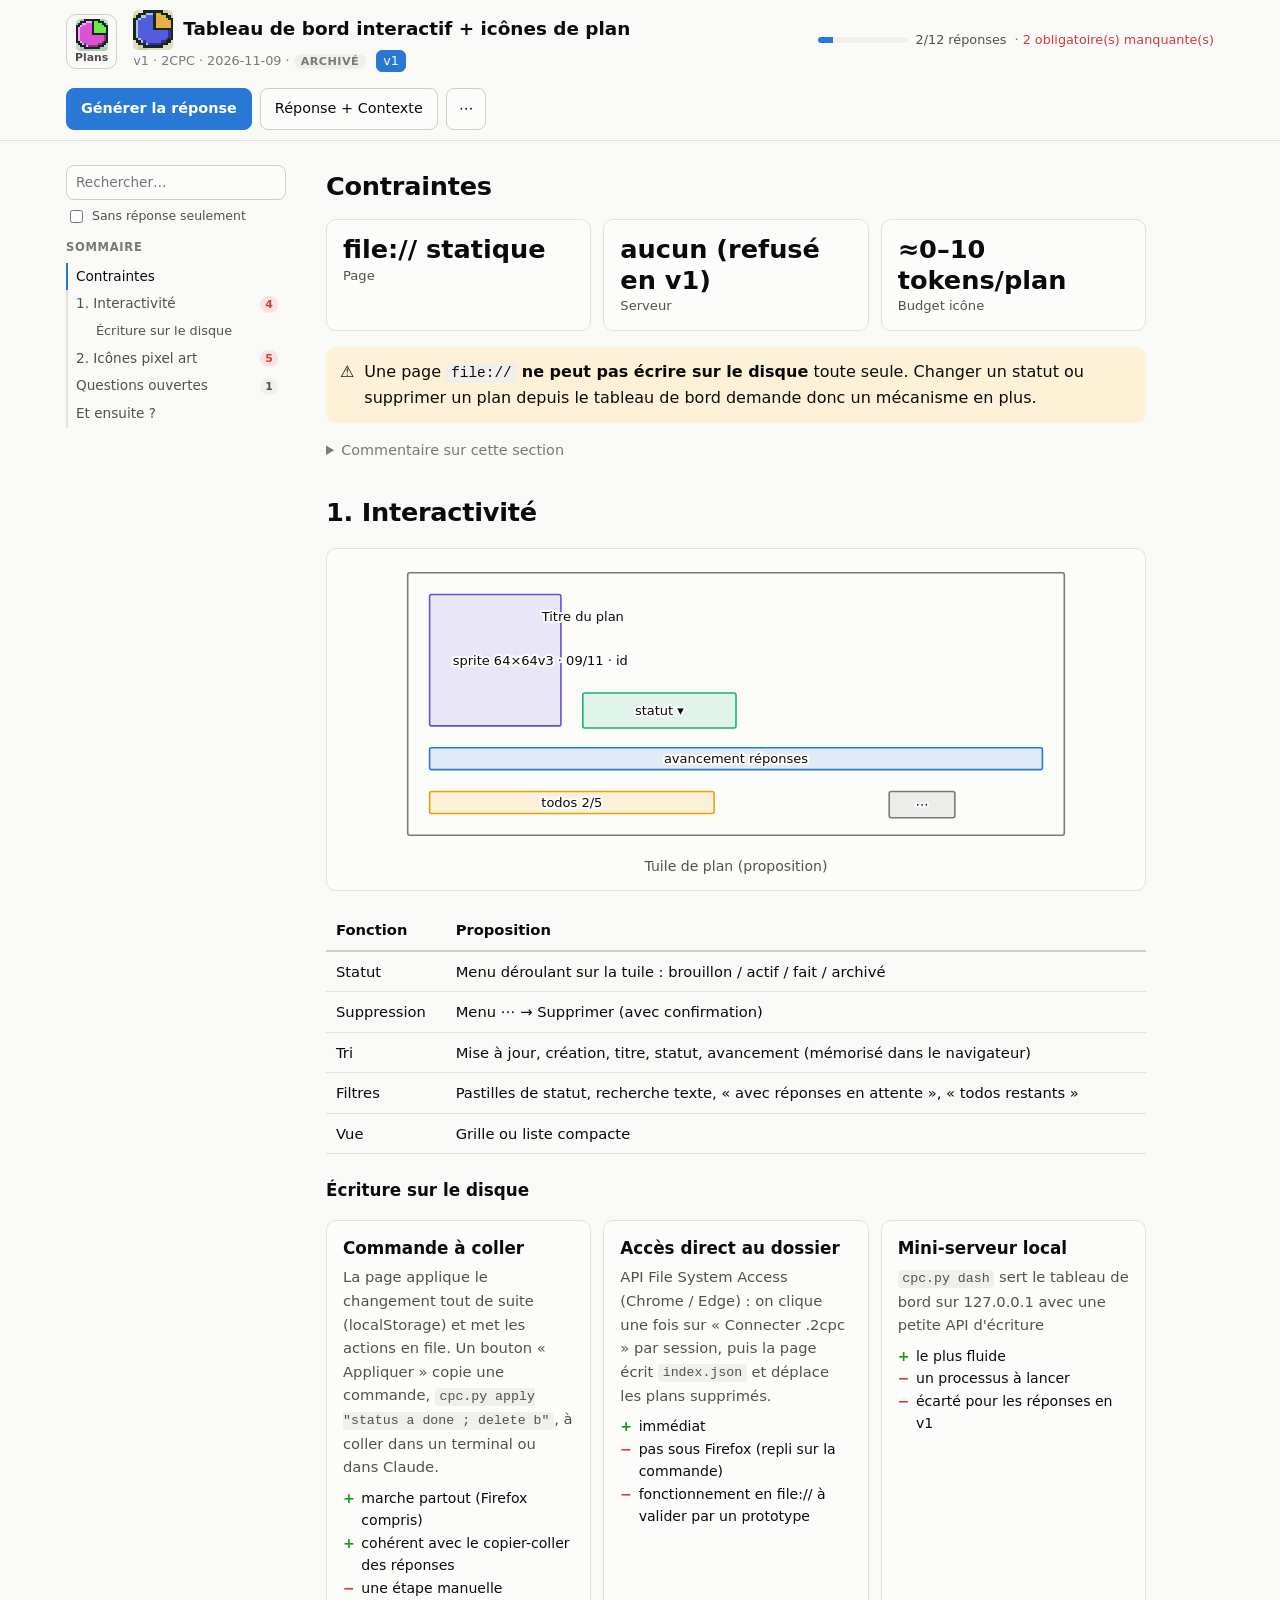
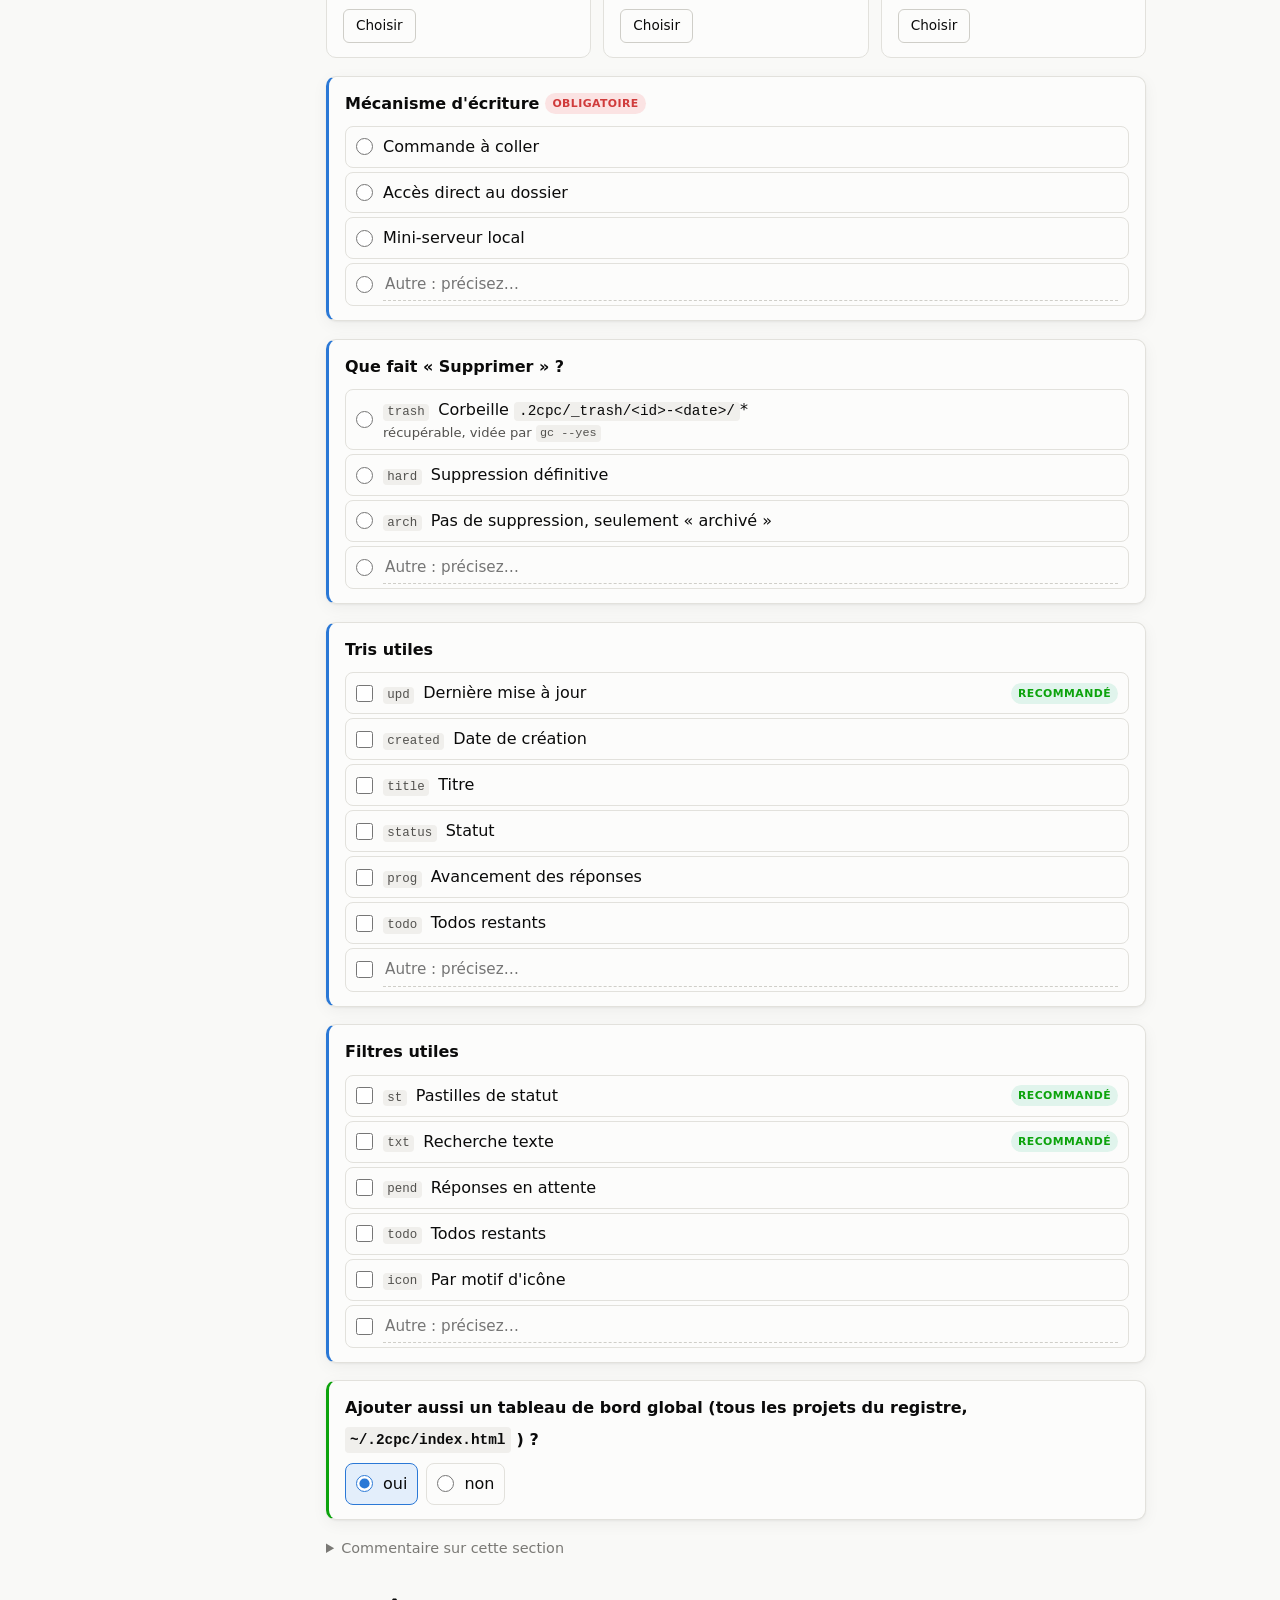
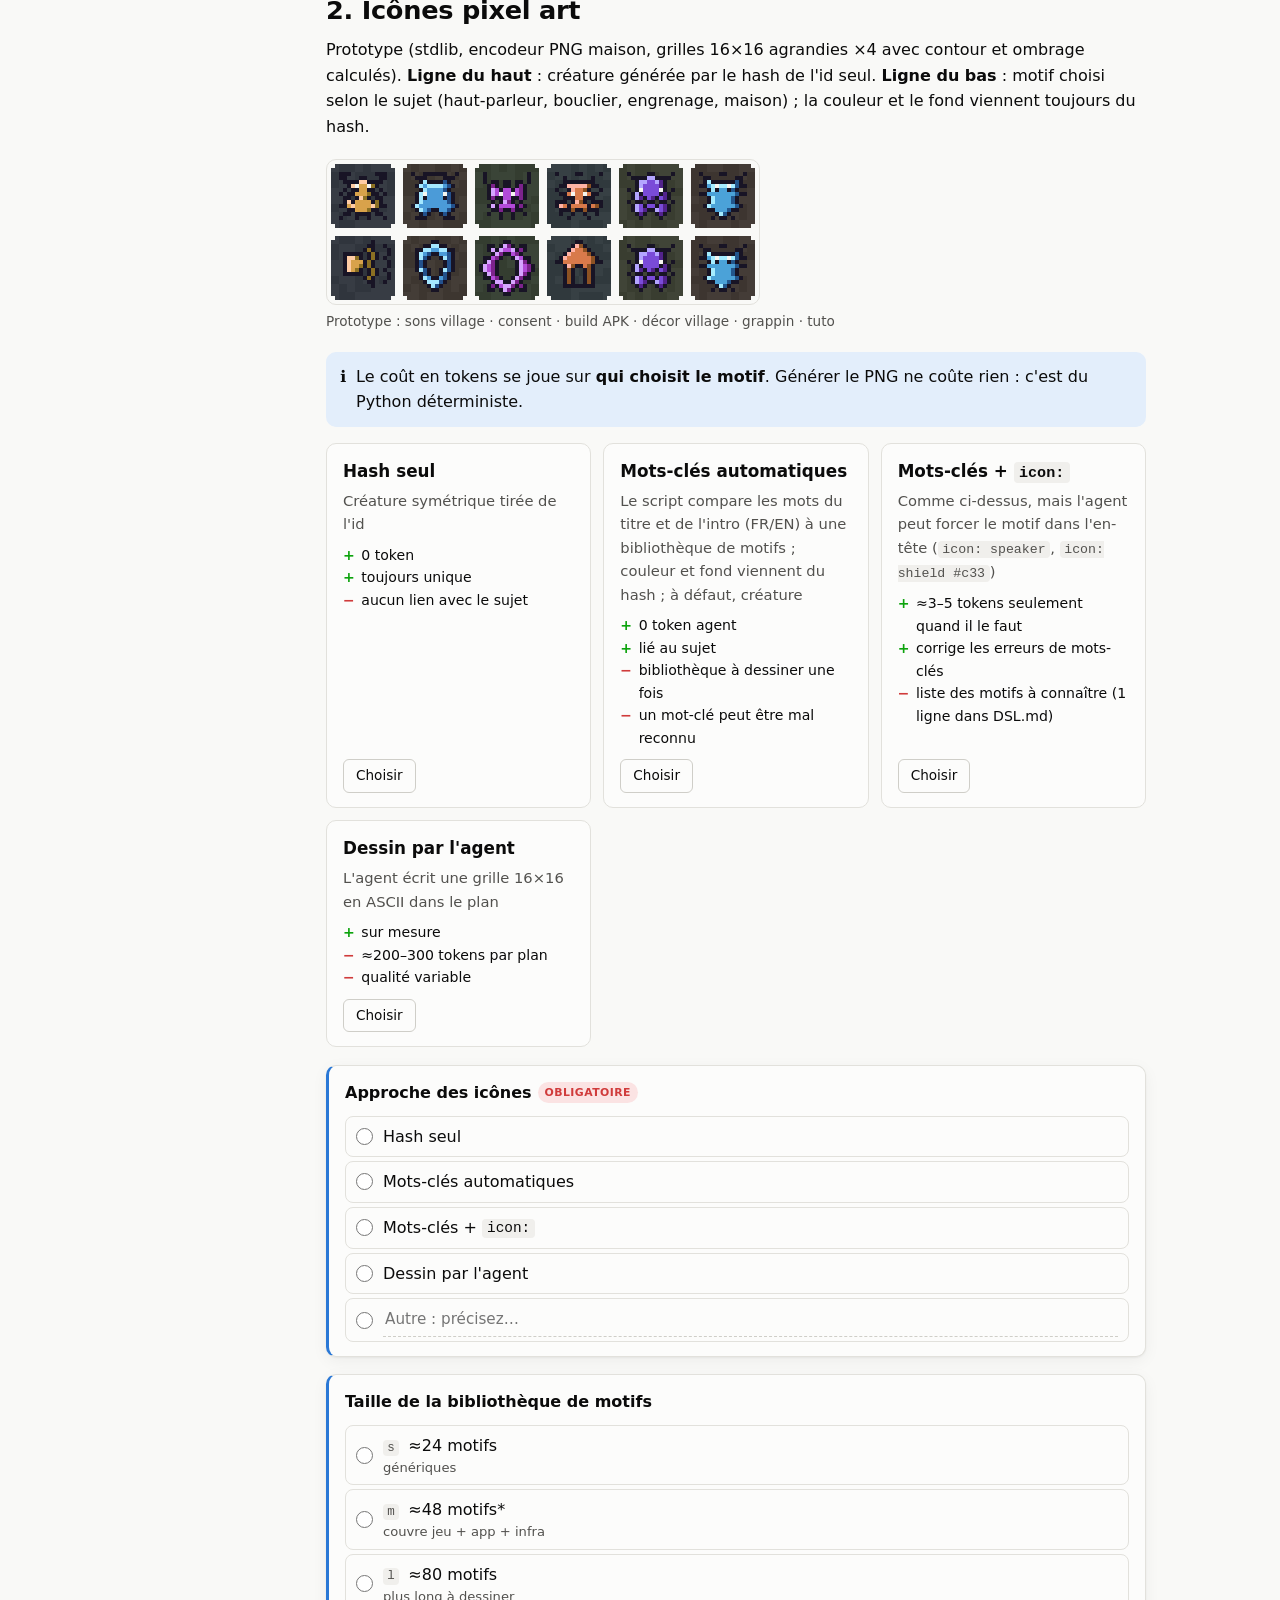
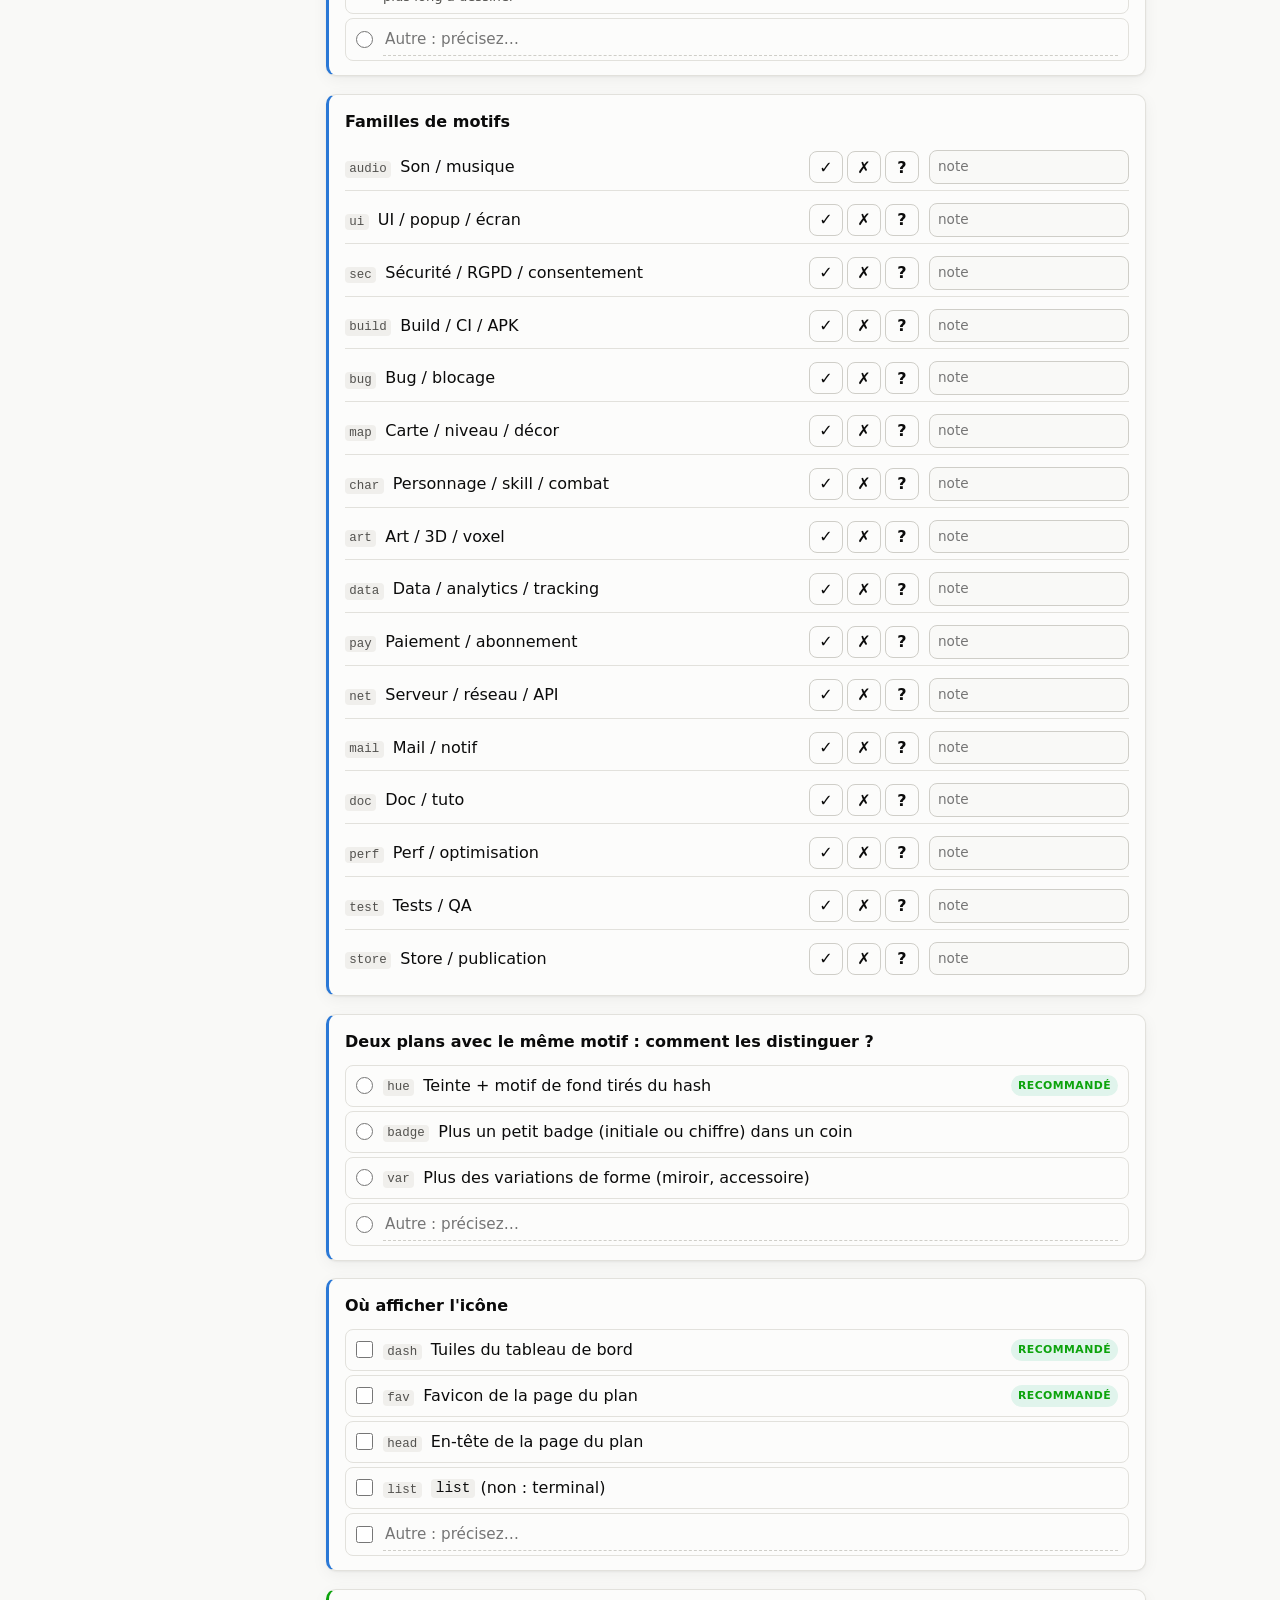
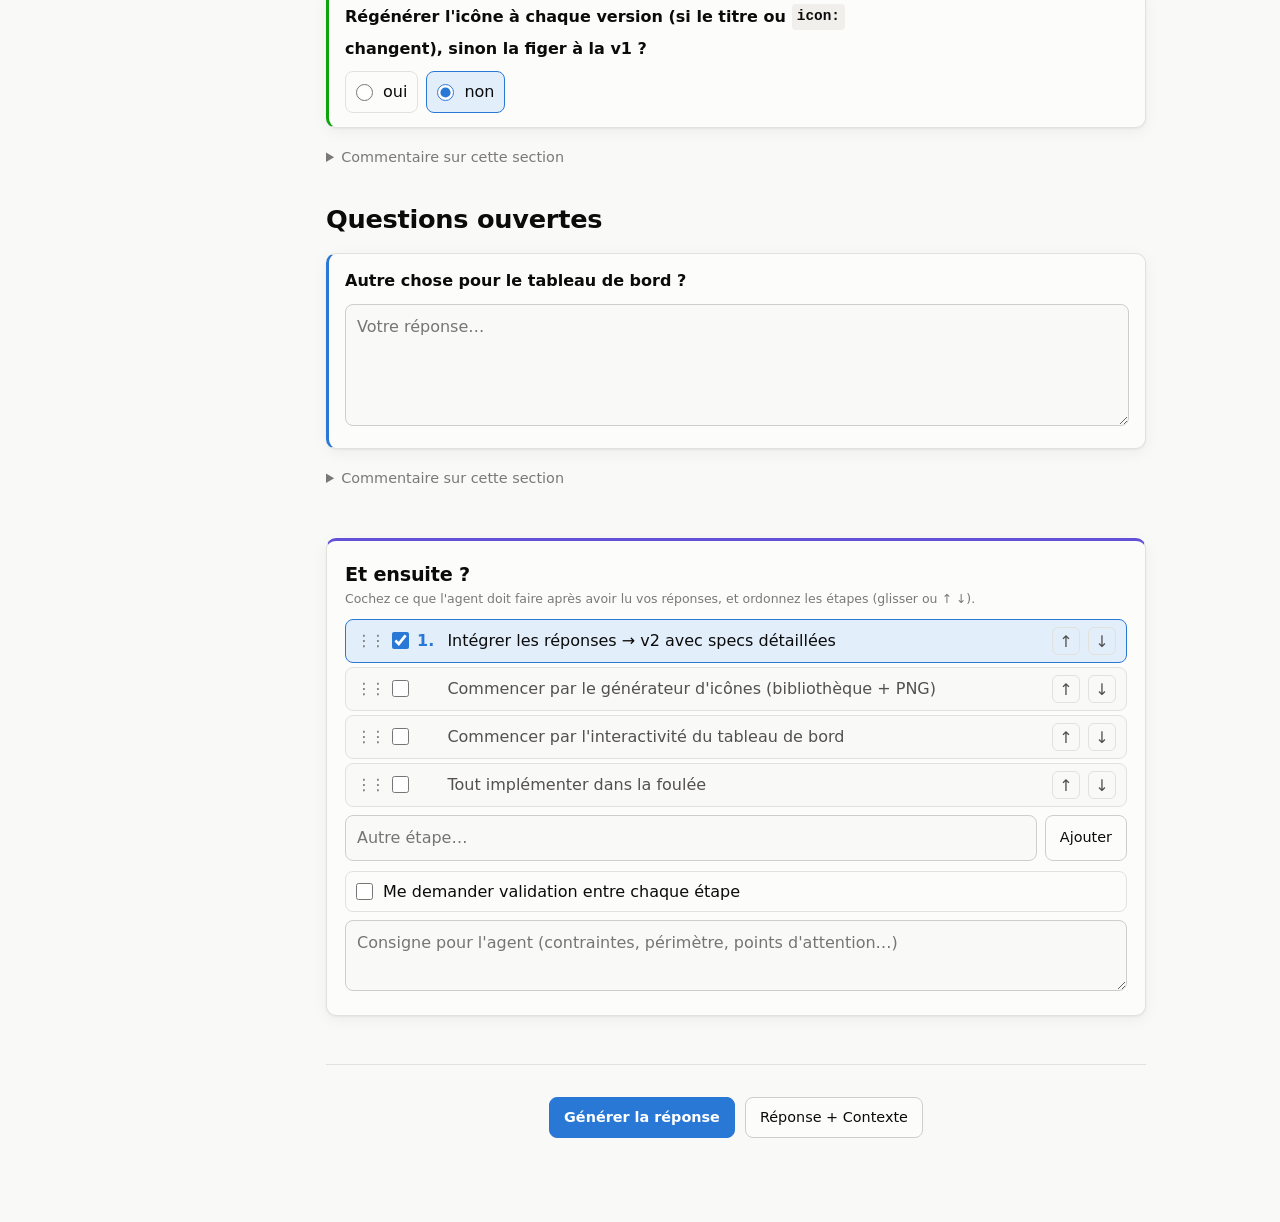
<file: .2cpc/tableau-de-bord-interactif-icones-de-pla/v1/index.html>
<!doctype html>
<html lang="fr">
<head>
<meta charset="utf-8">
<meta name="viewport" content="width=device-width, initial-scale=1">
<meta name="generator" content="2CPC">
<title>Tableau de bord interactif + icônes de plan</title>
<link rel="icon" type="image/png" href="../icon.png">
<style>:root{
  --bg:#f9f9f7;--surface:#fcfcfb;--surface-2:#f0efec;--line:#e2e1dc;--line-2:#cfcec8;
  --text:#0b0b0b;--text-2:#52514e;--muted:#7a7975;
  --accent:#2a78d6;--accent-ink:#fff;--accent-soft:#e3eefb;
  --good:#0ca30c;--warn:#c98500;--bad:#d03b3b;--new:#6250d6;
  --s1:#2a78d6;--s2:#eb6834;--s3:#1baf7a;--s4:#eda100;--s5:#e87ba4;--s6:#008300;--s7:#6250d6;--s8:#e34948;
  --note:#e3eefb;--tip:#e0f4ec;--warnbg:#fdf1d8;--danger:#fbe3e3;
  --reused:#fff6cc;
  --radius:10px;--shadow:0 1px 2px rgba(0,0,0,.05),0 4px 16px rgba(0,0,0,.05);
  --font:system-ui,-apple-system,"Segoe UI",Roboto,"Helvetica Neue",Arial,sans-serif;
  --mono:ui-monospace,"Cascadia Code",Consolas,"SFMono-Regular",monospace;
  color-scheme:light;
}
@media (prefers-color-scheme:dark){
  :root{
    --bg:#0d0d0d;--surface:#1a1a19;--surface-2:#262624;--line:#2f2f2d;--line-2:#454542;
    --text:#f0efec;--text-2:#c3c2b7;--muted:#8f8e88;
    --accent:#3987e5;--accent-ink:#fff;--accent-soft:#1b2a3d;
    --s1:#3987e5;--s2:#d95926;--s3:#199e70;--s4:#c98500;--s5:#d55181;--s6:#008300;--s7:#9085e9;--s8:#e66767;
    --note:#17263a;--tip:#13291f;--warnbg:#2e2510;--danger:#331a1a;
    --reused:#3a3312;--new:#9085e9;
    --shadow:0 1px 2px rgba(0,0,0,.4);
    color-scheme:dark;
  }
}
*{box-sizing:border-box}
html{scroll-behavior:smooth;scroll-padding-top:110px}
body{margin:0;background:var(--bg);color:var(--text);font:16px/1.6 var(--font);-webkit-font-smoothing:antialiased}
a{color:var(--accent)}
code{font-family:var(--mono);font-size:.9em;background:var(--surface-2);padding:.1em .35em;border-radius:4px}
[hidden]{display:none!important}

/* header */
.top{position:sticky;top:0;z-index:10;background:color-mix(in srgb,var(--bg) 88%,transparent);backdrop-filter:blur(8px);border-bottom:1px solid var(--line)}
.top-in{max-width:1180px;margin:0 auto;padding:10px 16px;display:flex;gap:16px;align-items:center;flex-wrap:wrap}
.ttl{flex:1 1 280px;min-width:0}
.ttl h1{font-size:1.15rem;margin:0;line-height:1.3;overflow:hidden;text-overflow:ellipsis;white-space:nowrap}
.meta{display:flex;gap:10px;align-items:center;color:var(--muted);font-size:.8rem;flex-wrap:wrap}
.versions{display:flex;gap:4px}
.versions a{padding:0 6px;border-radius:6px;text-decoration:none;color:var(--text-2);border:1px solid var(--line)}
.versions a[aria-current]{background:var(--accent);color:var(--accent-ink);border-color:var(--accent)}
.status{display:flex;flex-direction:column;gap:2px;font-size:.8rem;color:var(--text-2);min-width:170px}
.prog{display:flex;align-items:center;gap:8px;flex-wrap:wrap}
.prog .bar{width:90px;height:6px;border-radius:3px;background:var(--surface-2);overflow:hidden}
.prog .bar i{display:block;height:100%;width:0;background:var(--accent);transition:width .3s}
.req-txt{color:var(--bad)}
.save{color:var(--muted)}
.save.fail{color:var(--bad)}
.actions{display:flex;gap:8px;align-items:center}
.btn{font:inherit;font-size:.9rem;padding:8px 14px;border-radius:8px;border:1px solid var(--line-2);background:var(--surface);color:var(--text);cursor:pointer;white-space:nowrap}
.btn:hover{border-color:var(--accent)}
.btn.primary{background:var(--accent);border-color:var(--accent);color:var(--accent-ink);font-weight:600}
.btn.primary:hover{filter:brightness(1.08)}
.btn.icon{padding:8px 12px;list-style:none}
.btn.icon::-webkit-details-marker{display:none}
.more{position:relative}
.menu{position:absolute;right:0;top:calc(100% + 6px);background:var(--surface);border:1px solid var(--line);border-radius:var(--radius);box-shadow:var(--shadow);padding:6px;display:flex;flex-direction:column;min-width:170px;z-index:20}
.menu button,.menu .file{font:inherit;font-size:.9rem;text-align:left;background:none;border:0;padding:8px 10px;border-radius:6px;color:var(--text);cursor:pointer}
.menu button:hover,.menu .file:hover{background:var(--surface-2)}
.menu .file input{display:none}
.menu .danger{color:var(--bad)}
.langs{display:flex;gap:4px;border-top:1px solid var(--line);margin-top:4px;padding-top:6px}
.langs button{flex:1;text-align:center!important;border:1px solid var(--line)!important}
.langs button[aria-pressed="true"]{background:var(--accent);color:var(--accent-ink)}

/* layout */
.layout{max-width:1180px;margin:0 auto;padding:24px 16px 80px;display:grid;grid-template-columns:220px minmax(0,1fr);gap:40px}
.toc{position:sticky;top:96px;align-self:start;max-height:calc(100vh - 120px);overflow:auto;font-size:.85rem}
.toc-t{font-weight:600;color:var(--muted);text-transform:uppercase;font-size:.72rem;letter-spacing:.06em;margin-bottom:6px}
.toc ul{list-style:none;margin:0;padding:0}
.toc li a{display:block;padding:3px 8px;border-left:2px solid var(--line);color:var(--text-2);text-decoration:none}
.toc li a:hover,.toc li a.on{border-left-color:var(--accent);color:var(--text)}
.toc li.l2 a{padding-left:18px}
.toc li.l3 a{padding-left:28px;font-size:.8rem}
main{max-width:820px;min-width:0}
@media (max-width:900px){.layout{grid-template-columns:1fr}.toc{display:none}.status{min-width:0}}
@media (max-width:560px){.actions{width:100%}.actions .btn{flex:1;padding:8px 6px}.ttl h1{white-space:normal}}

/* typography */
main h2{font-size:1.6rem;margin:2.2rem 0 .6rem;line-height:1.25;letter-spacing:-.01em}
main h3{font-size:1.25rem;margin:1.8rem 0 .5rem}
main h4{font-size:1.05rem;margin:1.4rem 0 .4rem}
main h2:first-child,#reusedBanner+h2{margin-top:.4rem}
main p{margin:.6rem 0}
main ul,main ol{padding-left:1.4rem}
blockquote{margin:1rem 0;padding:.4rem 1rem;border-left:3px solid var(--line-2);color:var(--text-2)}
hr{border:0;border-top:1px solid var(--line);margin:2rem 0}
.callout{display:flex;gap:10px;padding:12px 14px;border-radius:var(--radius);margin:1rem 0;background:var(--note)}
.callout .ic{font-weight:700;line-height:1.6}
.callout.tip{background:var(--tip)}.callout.warn{background:var(--warnbg)}.callout.danger{background:var(--danger)}
figure{margin:1.2rem 0}
figcaption{font-size:.85rem;color:var(--text-2);margin-top:6px}
.img img{max-width:100%;height:auto;border-radius:var(--radius);display:block;border:1px solid var(--line)}
audio,video{width:100%;max-width:100%;border-radius:var(--radius)}
.embed{position:relative;aspect-ratio:16/9}
.embed iframe{position:absolute;inset:0;width:100%;height:100%;border:0;border-radius:var(--radius)}
.missing{padding:10px 14px;border:1px dashed var(--bad);border-radius:var(--radius);color:var(--bad);font-size:.9rem}
.tbl{overflow-x:auto;margin:1rem 0}
table{border-collapse:collapse;width:100%;font-size:.92rem}
th,td{padding:8px 10px;border-bottom:1px solid var(--line);text-align:left;vertical-align:top}
thead th{border-bottom:2px solid var(--line-2);font-weight:600}
pre.code{background:var(--surface-2);padding:14px 16px;border-radius:var(--radius);overflow:auto;font:13px/1.5 var(--mono)}
pre.code code{background:none;padding:0}
.link a{text-decoration:none}

/* kpi / progress / steps / gantt */
.kpi{display:grid;grid-template-columns:repeat(auto-fit,minmax(150px,1fr));gap:12px;margin:1rem 0}
.tile{background:var(--surface);border:1px solid var(--line);border-radius:var(--radius);padding:14px 16px}
.kv{font-size:1.6rem;font-weight:700;line-height:1.2}
.kk{font-size:.82rem;color:var(--text-2)}
.progress{margin:1rem 0}
.pl{display:flex;justify-content:space-between;font-size:.9rem;margin-bottom:4px}
.pb{height:10px;background:var(--surface-2);border-radius:5px;overflow:hidden}
.pb i{display:block;height:100%;background:var(--accent);border-radius:5px}
.steps{list-style:none;padding:0!important;display:flex;flex-wrap:wrap;gap:0;margin:1.2rem 0;counter-reset:s}
.steps li{flex:1 1 120px;position:relative;padding:0 8px 0 0;display:flex;flex-direction:column;align-items:flex-start;gap:6px}
.steps li::before{content:"";position:absolute;top:15px;left:32px;right:0;height:2px;background:var(--line-2)}
.steps li:last-child::before{display:none}
.steps .n{width:30px;height:30px;border-radius:50%;background:var(--accent);color:var(--accent-ink);display:grid;place-items:center;font-weight:700;font-size:.85rem;position:relative}
.steps .s{font-size:.9rem;padding-right:8px}
.gantt{margin:1.2rem 0;font-size:.85rem;overflow-x:auto}
.gr{display:grid;grid-template-columns:minmax(90px,160px) 1fr;gap:10px;align-items:center;min-width:420px;padding:3px 0}
.gt{display:grid;grid-template-columns:repeat(var(--n),1fr);gap:2px;background:repeating-linear-gradient(90deg,transparent 0 calc(100% / var(--n) - 1px),var(--line) 0 calc(100% / var(--n)));min-height:22px}
.gh .gt{background:none}
.gh .gt span{text-align:center;color:var(--muted);font-size:.75rem}
.gt i{display:block;height:18px;margin:2px 0;border-radius:4px}
.gn{color:var(--text-2)}

/* palette classes (charts & gantt) */
.s1{fill:var(--s1);background:var(--s1)}.s2{fill:var(--s2);background:var(--s2)}.s3{fill:var(--s3);background:var(--s3)}.s4{fill:var(--s4);background:var(--s4)}
.s5{fill:var(--s5);background:var(--s5)}.s6{fill:var(--s6);background:var(--s6)}.s7{fill:var(--s7);background:var(--s7)}.s8{fill:var(--s8);background:var(--s8)}
.stroke-s1{stroke:var(--s1)}

/* charts */
.chart{background:var(--surface);border:1px solid var(--line);border-radius:var(--radius);padding:14px 16px}
.chart figcaption{font-weight:600;color:var(--text);font-size:.95rem;margin:0 0 8px}
.chart-body{display:flex;gap:20px;align-items:center;flex-wrap:wrap}
.chart svg{width:100%;height:auto;display:block;overflow:visible}
.chart-pie svg,.chart-donut svg{width:220px;flex:0 0 auto}
.chart .grid{stroke:var(--line);stroke-width:1}
.chart .base{stroke:var(--line-2);stroke-width:1}
.chart .ax{fill:var(--muted);font-size:12px}
.chart .val{fill:var(--text-2);font-size:12px;font-weight:600}
.chart .val.big{font-size:22px;fill:var(--text)}
.chart .ln{fill:none;stroke-width:2;stroke-linejoin:round;stroke-linecap:round}
.chart .dot{stroke:var(--surface);stroke-width:2}
.chart .seg{stroke:var(--surface);stroke-width:2}
.chart .surf{fill:var(--surface)}
.chart .hit{fill:transparent}
.chart .mk:hover .hit{fill:var(--surface-2);opacity:.6}
.chart .mk:hover .s1,.chart .mk:hover .seg{filter:brightness(1.1)}
.legend{list-style:none;padding:0!important;margin:0;font-size:.88rem;flex:1 1 180px}
.legend li{display:grid;grid-template-columns:14px 1fr auto auto;gap:8px;align-items:center;padding:3px 0}
.legend .sw{width:12px;height:12px;border-radius:3px}
.legend em{color:var(--muted);font-style:normal;min-width:3em;text-align:right}
.data{margin-top:8px;font-size:.8rem;color:var(--muted)}
.data summary{cursor:pointer}
.data table{margin-top:6px}

/* cards / cols / tabs / details */
.cards{display:grid;grid-template-columns:repeat(auto-fit,minmax(200px,1fr));gap:12px;margin:1rem 0}
.card{background:var(--surface);border:1px solid var(--line);border-radius:var(--radius);padding:14px 16px;display:flex;flex-direction:column;transition:border-color .15s,box-shadow .15s}
.card h4{margin:0 0 4px}
.card p{margin:0 0 8px;color:var(--text-2);font-size:.92rem}
.pc{list-style:none;padding:0!important;margin:0 0 10px;font-size:.88rem}
.pc li{padding-left:1.3em;position:relative}
.pc .pro::before{content:"+";position:absolute;left:0;color:var(--good);font-weight:700}
.pc .con::before{content:"−";position:absolute;left:0;color:var(--bad);font-weight:700}
.pick-btn{margin-top:auto;align-self:flex-start;font:inherit;font-size:.85rem;padding:5px 12px;border-radius:6px;border:1px solid var(--line-2);background:transparent;color:var(--text);cursor:pointer}
.card.sel{border-color:var(--accent);box-shadow:0 0 0 2px var(--accent-soft)}
.card.sel .pick-btn{background:var(--accent);color:var(--accent-ink);border-color:var(--accent)}
.cols{display:grid;grid-template-columns:repeat(var(--n),minmax(0,1fr));gap:24px}
@media (max-width:700px){.cols{grid-template-columns:1fr}}
.tabs{margin:1rem 0;border:1px solid var(--line);border-radius:var(--radius);background:var(--surface)}
.tabbar{display:flex;gap:2px;border-bottom:1px solid var(--line);overflow-x:auto;padding:0 6px}
.tabbar button{font:inherit;font-size:.9rem;background:none;border:0;border-bottom:2px solid transparent;padding:10px 12px;color:var(--text-2);cursor:pointer;white-space:nowrap}
.tabbar button[aria-selected="true"]{color:var(--text);border-bottom-color:var(--accent);font-weight:600}
.pane{padding:4px 16px}
.det{border:1px solid var(--line);border-radius:var(--radius);margin:1rem 0;background:var(--surface)}
.det>summary{padding:10px 14px;cursor:pointer;font-weight:600}
.det>div{padding:0 16px 8px}

/* questions */
.q{background:var(--surface);border:1px solid var(--line);border-left:3px solid var(--accent);border-radius:var(--radius);padding:14px 16px;margin:1.1rem 0;box-shadow:var(--shadow);transition:background .3s}
.q.answered{border-left-color:var(--good)}
.q.req-miss{border-left-color:var(--bad);outline:2px solid color-mix(in srgb,var(--bad) 40%,transparent)}
.q.is-reused{background:linear-gradient(var(--reused),var(--reused)) left/4px 100% no-repeat,var(--surface)}
.q-label{font-weight:600;margin-bottom:10px;display:flex;flex-wrap:wrap;gap:6px;align-items:center}
.badge{font-size:.68rem;font-weight:600;text-transform:uppercase;letter-spacing:.04em;padding:2px 7px;border-radius:999px;background:var(--surface-2);color:var(--text-2)}
.badge.req{background:var(--danger);color:var(--bad)}
.badge.new{background:color-mix(in srgb,var(--new) 18%,transparent);color:var(--new)}
.badge.rec{background:var(--tip);color:var(--good)}
.badge.reused{background:var(--reused);color:var(--warn)}
.opts{display:flex;flex-direction:column;gap:4px}
.opts.row{flex-direction:row;gap:8px}
.opt{display:flex;align-items:center;gap:10px;padding:7px 10px;border:1px solid var(--line);border-radius:8px;cursor:pointer}
.opt:hover{border-color:var(--line-2);background:var(--surface-2)}
.opt:has(input:checked){border-color:var(--accent);background:var(--accent-soft)}
.opt input{accent-color:var(--accent);width:17px;height:17px;margin:0;flex:0 0 auto}
.opt .badge{margin-left:auto}
.opt.other{padding:4px 10px;cursor:text}
.opt.other input.other-txt{flex:1;width:auto;height:auto;min-width:0;margin:0;font:inherit;font-size:.95rem;color:var(--text);background:transparent;border:0;border-radius:0;border-bottom:1px dashed var(--line-2);padding:4px 2px;outline:none}
.opt.other input.other-txt:focus{border-bottom-color:var(--accent)}
.todo .opt:has(input:checked) span{text-decoration:line-through;color:var(--muted)}
textarea,input[type=text],input[type=number],input[type=date]{font:inherit;width:100%;padding:9px 11px;border:1px solid var(--line-2);border-radius:8px;background:var(--bg);color:var(--text)}
input[type=number],input[type=date]{max-width:240px}
textarea:focus,input:focus{outline:2px solid var(--accent-soft);border-color:var(--accent)}
.scale{display:flex;gap:6px;flex-wrap:wrap}
.scale label{cursor:pointer}
.scale input{position:absolute;opacity:0;pointer-events:none}
.scale span{display:grid;place-items:center;min-width:40px;height:40px;border:1px solid var(--line-2);border-radius:8px;font-weight:600}
.scale label:hover span{background:var(--surface-2)}
.scale input:checked+span{background:var(--accent);color:var(--accent-ink);border-color:var(--accent)}
.scale input:focus-visible+span{outline:2px solid var(--accent)}
.rank{list-style:none;padding:0!important;margin:0;display:flex;flex-direction:column;gap:4px}
.rank li{display:flex;align-items:center;gap:8px;padding:7px 10px;border:1px solid var(--line);border-radius:8px;background:var(--bg);cursor:grab;user-select:none}
.rank li.drag{opacity:.4}
.rank li.over{border-color:var(--accent)}
.rank .grip{color:var(--muted);letter-spacing:-2px}
.rank .rk{font-weight:700;color:var(--accent);min-width:1.4em}
.rank .lbl{flex:1}
.rank button{font:inherit;background:none;border:1px solid var(--line);border-radius:6px;width:28px;height:28px;cursor:pointer;color:var(--text-2)}
.rank button:hover{border-color:var(--accent)}
.hint{font-size:.78rem;color:var(--muted);margin:6px 0 0}
.approve{display:flex;flex-direction:column;gap:6px}
.ap{display:grid;grid-template-columns:1fr auto minmax(120px,200px);gap:10px;align-items:center;padding:6px 0;border-bottom:1px solid var(--line)}
.ap:last-child{border-bottom:0}
.ap-btns{display:flex;gap:4px}
.ap-btns input{position:absolute;opacity:0;pointer-events:none}
.ap-btns span{display:grid;place-items:center;width:34px;height:32px;border:1px solid var(--line-2);border-radius:8px;cursor:pointer;font-weight:700}
.ap-btns .y input:checked+span{background:var(--good);border-color:var(--good);color:#fff}
.ap-btns .n input:checked+span{background:var(--bad);border-color:var(--bad);color:#fff}
.ap-btns .m input:checked+span{background:var(--warn);border-color:var(--warn);color:#fff}
.ap-btns input:focus-visible+span{outline:2px solid var(--accent)}
.ap .note{padding:5px 8px;font-size:.85rem}
@media (max-width:560px){.ap{grid-template-columns:1fr auto}.ap .note{grid-column:1/-1}}
.matrix td{text-align:center}
.matrix input{accent-color:var(--accent);width:18px;height:18px;cursor:pointer}
.matrix thead th{text-align:center;font-size:.85rem}
.sec-comment{margin:1rem 0 2rem;font-size:.9rem}
.sec-comment summary{color:var(--muted);cursor:pointer;width:max-content}
.sec-comment.filled summary{color:var(--accent)}
.sec-comment textarea{margin-top:6px}
.end-actions{display:flex;gap:10px;justify-content:center;margin:3rem 0 1rem;padding-top:2rem;border-top:1px solid var(--line);flex-wrap:wrap}

/* dialog & toast */
dialog{border:1px solid var(--line);border-radius:14px;background:var(--surface);color:var(--text);max-width:min(680px,calc(100vw - 32px));width:100%;padding:18px;box-shadow:0 20px 60px rgba(0,0,0,.25)}
dialog::backdrop{background:rgba(0,0,0,.35)}
#outTxt{font:13px/1.45 var(--mono);white-space:pre;resize:vertical}
.dlg-act{display:flex;justify-content:flex-end;margin-top:10px}
#toast{position:fixed;bottom:24px;left:50%;transform:translateX(-50%) translateY(20px);background:var(--text);color:var(--bg);padding:10px 18px;border-radius:999px;font-size:.9rem;opacity:0;pointer-events:none;transition:all .25s;z-index:50;max-width:calc(100vw - 32px)}
#toast.on{opacity:1;transform:translateX(-50%) translateY(0)}

@media print{
  .top,.toc,.end-actions,.sec-comment:not(.filled),.hint,.rank button,.pick-btn,.data{display:none!important}
  .layout{display:block;padding:0}
  body{background:#fff;color:#000}
  .q,.chart,.card,.tile{box-shadow:none;break-inside:avoid}
}

/* option keys & details */
.ol{display:flex;flex-direction:column;min-width:0}
.ol .key{font-size:.78em;margin-right:4px;color:var(--text-2)}
.ol .dt{color:var(--text-2);font-size:.82rem;font-weight:400;line-height:1.4}
.opt .ol,.ap .lbl,.rank .lbl{flex:1}
.q-number .hint{margin-left:8px}

/* !draw sketches */
.draw{background:var(--surface);border:1px solid var(--line);border-radius:var(--radius);padding:12px 14px}
.draw svg{display:block;max-width:100%;height:auto;margin:0 auto;overflow:visible;font-family:var(--font)}
.draw figcaption{margin-top:8px;text-align:center;color:var(--text-2);font-size:.88rem}
.draw .fg{--c:var(--text-2)}.draw .gr{--c:var(--muted)}
.draw .s1{--c:var(--s1)}.draw .s2{--c:var(--s2)}.draw .s3{--c:var(--s3)}.draw .s4{--c:var(--s4)}
.draw .s5{--c:var(--s5)}.draw .s7{--c:var(--s7)}.draw .s8{--c:var(--s8)}
.draw .sh{stroke:var(--c);fill:var(--c);fill-opacity:.13;stroke-linejoin:round;stroke-linecap:round}
.draw .sh.empty{fill:none}.draw .sh.solid{fill-opacity:.75}
.draw path.sh[fill=none]{fill:none}
.draw .hd{fill:var(--c);stroke:none}
.draw .dt{fill:var(--c);stroke:none}
.draw .gl{stroke:var(--line)}
.draw .gt{fill:var(--muted);font-size:.8em;stroke:none}
.draw .lb{fill:var(--text);stroke:var(--surface);paint-order:stroke;stroke-linejoin:round}
.draw .tx.s1,.draw .tx.s2,.draw .tx.s3,.draw .tx.s4,.draw .tx.s5,.draw .tx.s7,.draw .tx.s8,.draw .tx.gr{fill:var(--c)}

/* "What next?" panel */
.next{margin:3rem 0 0;padding:16px 18px;background:var(--surface);border:1px solid var(--line);border-top:3px solid var(--new);border-radius:var(--radius);box-shadow:var(--shadow)}
.next h2{margin:0 0 2px;font-size:1.2rem}
.next>.hint{margin:0 0 10px}
.next-list li input{accent-color:var(--accent);width:17px;height:17px;margin:0;flex:0 0 auto;cursor:pointer}
.next-list li .lbl{cursor:pointer}
.next-list li:has(input:checked){border-color:var(--accent);background:var(--accent-soft)}
.next-list li.off .lbl{color:var(--text-2)}
.next-list li.custom .lt{font-style:italic}
.next-list .del:hover{border-color:var(--bad)!important;color:var(--bad)}
.next-add{display:flex;gap:8px;margin-top:8px}
.next-add input{flex:1;min-width:0}
.next-none{margin:8px 0 0}
.next-pause{margin:10px 0 8px}
.next-note{width:100%}
@media print{.next-add,.next-list li.off{display:none!important}}
/* changes since v(N-1), previous answers, decisions */
.btn.sm{padding:3px 10px;font-size:.8rem;margin-left:6px}
#chgBar .chg-del{color:var(--text-2)}
.badge.chg{background:color-mix(in srgb,var(--warn) 18%,transparent);color:var(--warn);vertical-align:middle;margin-left:6px}
h2 .badge,h3 .badge{vertical-align:middle;margin-left:6px}
.chg-hide{display:none!important}
.prev-ans{font-size:.82rem;color:var(--text-2);margin:2px 0 6px;padding-left:8px;border-left:2px solid var(--line-2)}
.prev-ans b{font-weight:600}
figure.decisions{margin:0 0 1rem}
@media print{#chgBar,#chgOnly{display:none}}
/* search / filters / toc badges / agent todos / status / gc'd versions */
.toc-tools{display:flex;flex-direction:column;gap:6px;margin-bottom:12px}
.toc-tools input[type=search]{font:inherit;font-size:.85rem;padding:6px 9px;border:1px solid var(--line-2);border-radius:8px;background:var(--surface);color:var(--text);width:100%}
.only-open{font-size:.78rem;color:var(--text-2);display:flex;align-items:center;gap:6px;cursor:pointer}
.f-hide,.q-hide{display:none!important}
mark.hit{background:#ffe066;color:inherit;border-radius:2px;padding:0 1px}
.toc li a{display:flex;align-items:center;gap:6px}
.toc-n{margin-left:auto;font-size:.68rem;font-weight:600;min-width:18px;text-align:center;padding:0 5px;border-radius:999px;background:var(--surface-2);color:var(--text-2)}
.toc-n.ok{color:var(--good)}
.toc-n.req{background:var(--danger);color:var(--bad)}
.opt.agent{opacity:.85}
.badge.agent{background:var(--tip);color:var(--good);margin-left:8px}
.st{font-size:.7rem;font-weight:600;text-transform:uppercase;letter-spacing:.04em;padding:1px 7px;border-radius:999px;background:var(--surface-2)}
.st-draft{color:var(--warn)}.st-done{color:var(--new)}.st-active{color:var(--good)}.st-archived{color:var(--muted)}
.versions .gone{color:var(--muted);text-decoration:line-through;cursor:help}
@media print{.toc-tools{display:none}}
/* !compare, !html, editor links */
.cmp-box{position:relative;display:inline-block;max-width:100%;line-height:0;border-radius:var(--radius);overflow:hidden;user-select:none}
.cmp-box img{display:block;max-width:100%;height:auto}
.cmp-box img.after{position:absolute;inset:0;width:100%;height:100%;object-fit:cover;clip-path:inset(0 0 0 var(--pos))}
.cmp-box::after{content:"";position:absolute;top:0;bottom:0;left:var(--pos);width:2px;margin-left:-1px;background:#fff;box-shadow:0 0 0 1px rgba(0,0,0,.35);pointer-events:none}
.cmp-box input[type=range]{position:absolute;inset:0;width:100%;height:100%;margin:0;opacity:0;cursor:ew-resize}
.cmp-l,.cmp-r{position:absolute;top:8px;line-height:1.4;font-size:.7rem;font-weight:600;text-transform:uppercase;padding:1px 7px;border-radius:999px;background:rgba(0,0,0,.55);color:#fff;pointer-events:none}
.cmp-l{left:8px}.cmp-r{right:8px}
figure.htmlfr iframe{width:100%;border:1px solid var(--line);border-radius:var(--radius);background:#fff}
p.link code.lk{margin-left:8px;font-size:.78rem;color:var(--muted)}
p.link a.alt{margin-left:6px;text-decoration:none}
/* plan icon */
.plan-icon{width:40px;height:40px;image-rendering:pixelated;vertical-align:middle;margin-right:10px;border-radius:5px}
@media (max-width:560px){.plan-icon{width:28px;height:28px;margin-right:6px}}
/* copyable code blocks (!code, !cmd) */
figure.codeb{margin:0 0 1rem;border-radius:var(--radius);overflow:hidden;border:1px solid var(--line)}
figure.codeb pre.code{margin:0;border-radius:0}
.code-h{display:flex;align-items:center;justify-content:space-between;gap:8px;padding:5px 8px 5px 14px;background:var(--surface);border-bottom:1px solid var(--line);font-size:.78rem;color:var(--text-2)}
.code-t{font-family:var(--mono);overflow:hidden;text-overflow:ellipsis;white-space:nowrap}
button.copy{font:inherit;font-size:.75rem;padding:3px 10px;border-radius:6px;border:1px solid var(--line-2);background:var(--surface-2);color:var(--text);cursor:pointer;white-space:nowrap}
button.copy:hover{border-color:var(--accent)}
.copied>.code-h .code-t::after,.cmdline.copied code::after{content:" ✓";color:var(--good);font-weight:600}
.shell .ln{display:block;min-height:1.5em}
.shell .ln[data-p]::before{content:attr(data-p) " ";color:var(--muted);user-select:none;-webkit-user-select:none}
.shell .ln.cmt{color:var(--muted);font-style:italic}
.shell .ln.cont{padding-left:2ch}
.shell .ln.out{color:var(--muted);user-select:none;-webkit-user-select:none}
.cmdline{display:flex;align-items:center;gap:10px;margin:0 0 .8rem;padding:6px 8px 6px 14px;background:var(--surface-2);border:1px solid var(--line);border-radius:var(--radius)}
.cmdline code{flex:1;font:13px/1.5 var(--mono);background:none;padding:0;overflow-x:auto;white-space:pre}
.cmdline .pr{color:var(--muted);margin-right:1ch;user-select:none;-webkit-user-select:none}
@media print{button.copy{display:none}}
/* header: back to the project dashboard */
a.home{display:flex;flex-direction:column;align-items:center;gap:1px;padding:4px 8px;border:1px solid var(--line-2);border-radius:10px;color:var(--text-2);text-decoration:none;font-size:.68rem;font-weight:600;line-height:1.1;flex:0 0 auto}
a.home:hover{border-color:var(--accent);color:var(--text)}
a.home img{width:32px;height:32px;image-rendering:pixelated;border-radius:4px}
@media (max-width:560px){a.home span{display:none}a.home img{width:24px;height:24px}}
@media print{a.home{display:none}}
</style>

</head>
<body>
<header class="top">
  <div class="top-in">
    <a class="home" href="../../index.html" data-i18n-title="dashTip" aria-label="dashboard"><img src="../../dashboard.png" alt="" width="32" height="32" onerror="this.replaceWith(document.createTextNode('▦'))"><span data-i18n="dashBtn"></span></a>
    <div class="ttl">
      <h1><img class="plan-icon" src="../icon.png" alt="" width="40" height="40">Tableau de bord interactif + icônes de plan</h1>
      <div class="meta"><span>v1 · 2CPC · 2026-11-09 · <span class="st st-archived">archivé</span></span><nav class="versions" aria-label="versions"><a href="../v1/index.html" aria-current="page">v1</a></nav></div>
    </div>
    <div class="status">
      <div class="prog"><div class="bar"><i id="progBar"></i></div><span id="progTxt"></span><span id="reqTxt" class="req-txt"></span></div>
      <span id="saveState" class="save"></span>
    </div>
    <div class="actions">
      <button type="button" id="btnAnswer" class="btn primary" data-i18n="genAnswer" data-i18n-title="genAnswerTip"></button>
      <button type="button" id="btnDelta" class="btn" data-i18n="genDelta" data-i18n-title="genDeltaTip" hidden></button>
      <button type="button" id="btnContext" class="btn" data-i18n="genContext" data-i18n-title="genContextTip"></button>
      <details class="more">
        <summary class="btn icon" aria-label="menu">⋯</summary>
        <div class="menu">
          <button type="button" id="btnExport" data-i18n="export"></button>
          <label class="file"><span data-i18n="import"></span><input type="file" id="fileImport" accept=".json,application/json"></label>
          <button type="button" id="btnReset" class="danger" data-i18n="reset"></button>
          <div class="langs"><button type="button" data-lang="fr">FR</button><button type="button" data-lang="en">EN</button></div>
        </div>
      </details>
    </div>
  </div>
</header>
<div class="layout">
  <nav class="toc" aria-label="toc">
    <div class="toc-tools"><input type="search" id="search" data-i18n-ph="searchPh" data-i18n-title="searchTip">
      <label class="only-open"><input type="checkbox" id="onlyOpen"> <span data-i18n="onlyOpen"></span></label></div>
    <div class="toc-t" data-i18n="toc"></div><ul><li class="l1"><a href="#ctx">Contraintes</a></li><li class="l1"><a href="#ui">1. Interactivité</a></li><li class="l3"><a href="#ecriture-sur-le-disque">Écriture sur le disque</a></li><li class="l1"><a href="#icons">2. Icônes pixel art</a></li><li class="l1"><a href="#questions-ouvertes">Questions ouvertes</a></li><li class="l1"><a href="#next" data-i18n="nextTitle"></a></li></ul></nav>
  <main id="plan">
    <div id="reusedBanner" class="callout note" hidden><span class="ic">↻</span><div></div></div>
    
    <h2 id="ctx">Contraintes</h2><div class="kpi"><div class="tile"><div class="kv">file:// statique</div><div class="kk">Page</div></div><div class="tile"><div class="kv">aucun (refusé en v1)</div><div class="kk">Serveur</div></div><div class="tile"><div class="kv">≈0–10 tokens/plan</div><div class="kk">Budget icône</div></div></div><div class="callout warn"><span class="ic">⚠</span><div>Une page <code>file://</code> <strong>ne peut pas écrire sur le disque</strong> toute seule. Changer un statut ou supprimer un plan depuis le tableau de bord demande donc un mécanisme en plus.</div></div><details class="sec-comment" data-c="ctx"><summary data-i18n="comment"></summary><textarea rows="3" data-i18n-ph="commentPh"></textarea></details><h2 id="ui">1. Interactivité</h2><figure class="draw"><svg viewBox="-0.534 -0.534 31.068 13.068" width="680" height="286" role="img" aria-label="Tuile de plan (proposition)" font-size="0.594" stroke-width="0.19"><rect class="sh gr empty" stroke-width="0.073" x="0" y="0" width="30" height="12" rx="0.091"/><rect class="sh s7" stroke-width="0.073" x="1" y="1" width="6" height="6" rx="0.091"/><rect class="sh s3" stroke-width="0.073" x="8" y="5.5" width="7" height="1.6" rx="0.091"/><rect class="sh s1" stroke-width="0.073" x="1" y="8" width="28" height="1" rx="0.091"/><rect class="sh s4" stroke-width="0.073" x="1" y="10" width="13" height="1" rx="0.091"/><rect class="sh gr" stroke-width="0.073" x="22" y="10" width="3" height="1.2" rx="0.091"/><text class="lb" x="4" y="4" text-anchor="middle" dominant-baseline="central">sprite 64×64</text><text class="lb tx" x="8" y="2" text-anchor="middle" dominant-baseline="central">Titre du plan</text><text class="lb tx" x="8" y="4" text-anchor="middle" dominant-baseline="central">v3 · 09/11 · id</text><text class="lb" x="11.5" y="6.3" text-anchor="middle" dominant-baseline="central">statut ▾</text><text class="lb" x="15" y="8.5" text-anchor="middle" dominant-baseline="central">avancement réponses</text><text class="lb" x="7.5" y="10.5" text-anchor="middle" dominant-baseline="central">todos 2/5</text><text class="lb" x="23.5" y="10.6" text-anchor="middle" dominant-baseline="central">⋯</text></svg><figcaption>Tuile de plan (proposition)</figcaption></figure><div class="tbl"><table><thead><tr><th>Fonction</th><th>Proposition</th></tr></thead><tbody><tr><td>Statut</td><td>Menu déroulant sur la tuile : brouillon / actif / fait / archivé</td></tr><tr><td>Suppression</td><td>Menu ⋯ → Supprimer (avec confirmation)</td></tr><tr><td>Tri</td><td>Mise à jour, création, titre, statut, avancement (mémorisé dans le navigateur)</td></tr><tr><td>Filtres</td><td>Pastilles de statut, recherche texte, « avec réponses en attente », « todos restants »</td></tr><tr><td>Vue</td><td>Grille ou liste compacte</td></tr></tbody></table></div><h4 id="ecriture-sur-le-disque">Écriture sur le disque</h4><div class="cards" data-pick="write"><div class="card" data-val="Commande à coller"><h4>Commande à coller</h4><p>La page applique le changement tout de suite (localStorage) et met les actions en file. Un bouton « Appliquer » copie une commande, <code>cpc.py apply &quot;status a done ; delete b&quot;</code>, à coller dans un terminal ou dans Claude.</p><ul class="pc"><li class="pro">marche partout (Firefox compris)</li><li class="pro">cohérent avec le copier-coller des réponses</li><li class="con">une étape manuelle</li></ul><button type="button" class="pick-btn" data-i18n="choose"></button></div><div class="card" data-val="Accès direct au dossier"><h4>Accès direct au dossier</h4><p>API File System Access (Chrome / Edge) : on clique une fois sur « Connecter .2cpc » par session, puis la page écrit <code>index.json</code> et déplace les plans supprimés.</p><ul class="pc"><li class="pro">immédiat</li><li class="con">pas sous Firefox (repli sur la commande)</li><li class="con">fonctionnement en file:// à valider par un prototype</li></ul><button type="button" class="pick-btn" data-i18n="choose"></button></div><div class="card" data-val="Mini-serveur local"><h4>Mini-serveur local</h4><p><code>cpc.py dash</code> sert le tableau de bord sur 127.0.0.1 avec une petite API d&#x27;écriture</p><ul class="pc"><li class="pro">le plus fluide</li><li class="con">un processus à lancer</li><li class="con">écarté pour les réponses en v1</li></ul><button type="button" class="pick-btn" data-i18n="choose"></button></div></div><div class="q q-pick" id="q-write" data-q="write" data-qt="pick"><div class="q-label">Mécanisme d&#x27;écriture<span class="badge req" data-i18n="required"></span><span class="badge reused" hidden></span></div><div class="opts"><label class="opt"><input type="radio" name="q-write" value="Commande à coller"><span class="ol"><span class="lt">Commande à coller</span></span></label><label class="opt"><input type="radio" name="q-write" value="Accès direct au dossier"><span class="ol"><span class="lt">Accès direct au dossier</span></span></label><label class="opt"><input type="radio" name="q-write" value="Mini-serveur local"><span class="ol"><span class="lt">Mini-serveur local</span></span></label><label class="opt other"><input type="radio" name="q-write" value="__other" data-i18n-title="other"><input type="text" class="other-txt" data-i18n-ph="otherPh"></label></div></div><div class="q q-choice" id="q-del" data-q="del" data-qt="choice"><div class="q-label">Que fait « Supprimer » ?<span class="badge reused" hidden></span></div><div class="opts"><label class="opt"><input type="radio" name="q-del" value="trash"><span class="ol"><span class="lt"><code class="key">trash</code> Corbeille <code>.2cpc/_trash/&lt;id&gt;-&lt;date&gt;/</code>*</span><small class="dt">récupérable, vidée par <code>gc --yes</code></small></span></label><label class="opt"><input type="radio" name="q-del" value="hard"><span class="ol"><span class="lt"><code class="key">hard</code> Suppression définitive</span></span></label><label class="opt"><input type="radio" name="q-del" value="arch"><span class="ol"><span class="lt"><code class="key">arch</code> Pas de suppression, seulement « archivé »</span></span></label><label class="opt other"><input type="radio" name="q-del" value="__other" data-i18n-title="other"><input type="text" class="other-txt" data-i18n-ph="otherPh"></label></div></div><div class="q q-multi" id="q-sorts" data-q="sorts" data-qt="multi"><div class="q-label">Tris utiles<span class="badge reused" hidden></span></div><div class="opts"><label class="opt"><input type="checkbox" name="q-sorts" value="upd"><span class="ol"><span class="lt"><code class="key">upd</code> Dernière mise à jour</span></span><span class="badge rec" data-i18n="recommended"></span></label><label class="opt"><input type="checkbox" name="q-sorts" value="created"><span class="ol"><span class="lt"><code class="key">created</code> Date de création</span></span></label><label class="opt"><input type="checkbox" name="q-sorts" value="title"><span class="ol"><span class="lt"><code class="key">title</code> Titre</span></span></label><label class="opt"><input type="checkbox" name="q-sorts" value="status"><span class="ol"><span class="lt"><code class="key">status</code> Statut</span></span></label><label class="opt"><input type="checkbox" name="q-sorts" value="prog"><span class="ol"><span class="lt"><code class="key">prog</code> Avancement des réponses</span></span></label><label class="opt"><input type="checkbox" name="q-sorts" value="todo"><span class="ol"><span class="lt"><code class="key">todo</code> Todos restants</span></span></label><label class="opt other"><input type="checkbox" name="q-sorts" value="__other" data-i18n-title="other"><input type="text" class="other-txt" data-i18n-ph="otherPh"></label></div></div><div class="q q-multi" id="q-filters" data-q="filters" data-qt="multi"><div class="q-label">Filtres utiles<span class="badge reused" hidden></span></div><div class="opts"><label class="opt"><input type="checkbox" name="q-filters" value="st"><span class="ol"><span class="lt"><code class="key">st</code> Pastilles de statut</span></span><span class="badge rec" data-i18n="recommended"></span></label><label class="opt"><input type="checkbox" name="q-filters" value="txt"><span class="ol"><span class="lt"><code class="key">txt</code> Recherche texte</span></span><span class="badge rec" data-i18n="recommended"></span></label><label class="opt"><input type="checkbox" name="q-filters" value="pend"><span class="ol"><span class="lt"><code class="key">pend</code> Réponses en attente</span></span></label><label class="opt"><input type="checkbox" name="q-filters" value="todo"><span class="ol"><span class="lt"><code class="key">todo</code> Todos restants</span></span></label><label class="opt"><input type="checkbox" name="q-filters" value="icon"><span class="ol"><span class="lt"><code class="key">icon</code> Par motif d&#x27;icône</span></span></label><label class="opt other"><input type="checkbox" name="q-filters" value="__other" data-i18n-title="other"><input type="text" class="other-txt" data-i18n-ph="otherPh"></label></div></div><div class="q q-yesno" id="q-global" data-q="global" data-qt="yesno"><div class="q-label">Ajouter aussi un tableau de bord global (tous les projets du registre, <code>~/.2cpc/index.html</code>) ?<span class="badge reused" hidden></span></div><div class="opts row"><label class="opt"><input type="radio" name="q-global" value="yes"><span data-i18n="yes"></span></label><label class="opt"><input type="radio" name="q-global" value="no"><span data-i18n="no"></span></label></div></div><details class="sec-comment" data-c="ui"><summary data-i18n="comment"></summary><textarea rows="3" data-i18n-ph="commentPh"></textarea></details><h2 id="icons">2. Icônes pixel art</h2><p>Prototype (stdlib, encodeur PNG maison, grilles 16×16 agrandies ×4 avec contour et ombrage calculés). <strong>Ligne du haut</strong> : créature générée par le hash de l&#x27;id seul. <strong>Ligne du bas</strong> : motif choisi selon le sujet (haut-parleur, bouclier, engrenage, maison) ; la couleur et le fond viennent toujours du hash.</p><figure class="img"><a href="../assets/709f64cd-sheet.png" target="_blank" rel="noopener"><img src="../assets/709f64cd-sheet.png" alt="Prototype : sons village · consent · build APK · décor village · grappin · tuto" loading="lazy"></a><figcaption>Prototype : sons village · consent · build APK · décor village · grappin · tuto</figcaption></figure><div class="callout note"><span class="ic">ℹ</span><div>Le coût en tokens se joue sur <strong>qui choisit le motif</strong>. Générer le PNG ne coûte rien : c&#x27;est du Python déterministe.</div></div><div class="cards" data-pick="iconmode"><div class="card" data-val="Hash seul"><h4>Hash seul</h4><p>Créature symétrique tirée de l&#x27;id</p><ul class="pc"><li class="pro">0 token</li><li class="pro">toujours unique</li><li class="con">aucun lien avec le sujet</li></ul><button type="button" class="pick-btn" data-i18n="choose"></button></div><div class="card" data-val="Mots-clés automatiques"><h4>Mots-clés automatiques</h4><p>Le script compare les mots du titre et de l&#x27;intro (FR/EN) à une bibliothèque de motifs ; couleur et fond viennent du hash ; à défaut, créature</p><ul class="pc"><li class="pro">0 token agent</li><li class="pro">lié au sujet</li><li class="con">bibliothèque à dessiner une fois</li><li class="con">un mot-clé peut être mal reconnu</li></ul><button type="button" class="pick-btn" data-i18n="choose"></button></div><div class="card" data-val="Mots-clés + `icon:`"><h4>Mots-clés + <code>icon:</code></h4><p>Comme ci-dessus, mais l&#x27;agent peut forcer le motif dans l&#x27;en-tête (<code>icon: speaker</code>, <code>icon: shield #c33</code>)</p><ul class="pc"><li class="pro">≈3–5 tokens seulement quand il le faut</li><li class="pro">corrige les erreurs de mots-clés</li><li class="con">liste des motifs à connaître (1 ligne dans DSL.md)</li></ul><button type="button" class="pick-btn" data-i18n="choose"></button></div><div class="card" data-val="Dessin par l&#x27;agent"><h4>Dessin par l&#x27;agent</h4><p>L&#x27;agent écrit une grille 16×16 en ASCII dans le plan</p><ul class="pc"><li class="pro">sur mesure</li><li class="con">≈200–300 tokens par plan</li><li class="con">qualité variable</li></ul><button type="button" class="pick-btn" data-i18n="choose"></button></div></div><div class="q q-pick" id="q-iconmode" data-q="iconmode" data-qt="pick"><div class="q-label">Approche des icônes<span class="badge req" data-i18n="required"></span><span class="badge reused" hidden></span></div><div class="opts"><label class="opt"><input type="radio" name="q-iconmode" value="Hash seul"><span class="ol"><span class="lt">Hash seul</span></span></label><label class="opt"><input type="radio" name="q-iconmode" value="Mots-clés automatiques"><span class="ol"><span class="lt">Mots-clés automatiques</span></span></label><label class="opt"><input type="radio" name="q-iconmode" value="Mots-clés + `icon:`"><span class="ol"><span class="lt">Mots-clés + <code>icon:</code></span></span></label><label class="opt"><input type="radio" name="q-iconmode" value="Dessin par l&#x27;agent"><span class="ol"><span class="lt">Dessin par l&#x27;agent</span></span></label><label class="opt other"><input type="radio" name="q-iconmode" value="__other" data-i18n-title="other"><input type="text" class="other-txt" data-i18n-ph="otherPh"></label></div></div><div class="q q-choice" id="q-libsize" data-q="libsize" data-qt="choice"><div class="q-label">Taille de la bibliothèque de motifs<span class="badge reused" hidden></span></div><div class="opts"><label class="opt"><input type="radio" name="q-libsize" value="s"><span class="ol"><span class="lt"><code class="key">s</code> ≈24 motifs</span><small class="dt">génériques</small></span></label><label class="opt"><input type="radio" name="q-libsize" value="m"><span class="ol"><span class="lt"><code class="key">m</code> ≈48 motifs*</span><small class="dt">couvre jeu + app + infra</small></span></label><label class="opt"><input type="radio" name="q-libsize" value="l"><span class="ol"><span class="lt"><code class="key">l</code> ≈80 motifs</span><small class="dt">plus long à dessiner</small></span></label><label class="opt other"><input type="radio" name="q-libsize" value="__other" data-i18n-title="other"><input type="text" class="other-txt" data-i18n-ph="otherPh"></label></div></div><div class="q q-approve" id="q-themes" data-q="themes" data-qt="approve"><div class="q-label">Familles de motifs<span class="badge reused" hidden></span></div><div class="approve"><div class="ap" data-item="audio"><span class="lbl"><span class="ol"><span class="lt"><code class="key">audio</code> Son / musique</span></span></span><span class="ap-btns"><label class="y"><input type="radio" name="q-themes-0" value="y"><span data-i18n-title="approveY">✓</span></label><label class="n"><input type="radio" name="q-themes-0" value="n"><span data-i18n-title="approveN">✗</span></label><label class="m"><input type="radio" name="q-themes-0" value="?"><span data-i18n-title="approveQ">?</span></label></span><input type="text" class="note" data-i18n-ph="notePh"></div><div class="ap" data-item="ui"><span class="lbl"><span class="ol"><span class="lt"><code class="key">ui</code> UI / popup / écran</span></span></span><span class="ap-btns"><label class="y"><input type="radio" name="q-themes-1" value="y"><span data-i18n-title="approveY">✓</span></label><label class="n"><input type="radio" name="q-themes-1" value="n"><span data-i18n-title="approveN">✗</span></label><label class="m"><input type="radio" name="q-themes-1" value="?"><span data-i18n-title="approveQ">?</span></label></span><input type="text" class="note" data-i18n-ph="notePh"></div><div class="ap" data-item="sec"><span class="lbl"><span class="ol"><span class="lt"><code class="key">sec</code> Sécurité / RGPD / consentement</span></span></span><span class="ap-btns"><label class="y"><input type="radio" name="q-themes-2" value="y"><span data-i18n-title="approveY">✓</span></label><label class="n"><input type="radio" name="q-themes-2" value="n"><span data-i18n-title="approveN">✗</span></label><label class="m"><input type="radio" name="q-themes-2" value="?"><span data-i18n-title="approveQ">?</span></label></span><input type="text" class="note" data-i18n-ph="notePh"></div><div class="ap" data-item="build"><span class="lbl"><span class="ol"><span class="lt"><code class="key">build</code> Build / CI / APK</span></span></span><span class="ap-btns"><label class="y"><input type="radio" name="q-themes-3" value="y"><span data-i18n-title="approveY">✓</span></label><label class="n"><input type="radio" name="q-themes-3" value="n"><span data-i18n-title="approveN">✗</span></label><label class="m"><input type="radio" name="q-themes-3" value="?"><span data-i18n-title="approveQ">?</span></label></span><input type="text" class="note" data-i18n-ph="notePh"></div><div class="ap" data-item="bug"><span class="lbl"><span class="ol"><span class="lt"><code class="key">bug</code> Bug / blocage</span></span></span><span class="ap-btns"><label class="y"><input type="radio" name="q-themes-4" value="y"><span data-i18n-title="approveY">✓</span></label><label class="n"><input type="radio" name="q-themes-4" value="n"><span data-i18n-title="approveN">✗</span></label><label class="m"><input type="radio" name="q-themes-4" value="?"><span data-i18n-title="approveQ">?</span></label></span><input type="text" class="note" data-i18n-ph="notePh"></div><div class="ap" data-item="map"><span class="lbl"><span class="ol"><span class="lt"><code class="key">map</code> Carte / niveau / décor</span></span></span><span class="ap-btns"><label class="y"><input type="radio" name="q-themes-5" value="y"><span data-i18n-title="approveY">✓</span></label><label class="n"><input type="radio" name="q-themes-5" value="n"><span data-i18n-title="approveN">✗</span></label><label class="m"><input type="radio" name="q-themes-5" value="?"><span data-i18n-title="approveQ">?</span></label></span><input type="text" class="note" data-i18n-ph="notePh"></div><div class="ap" data-item="char"><span class="lbl"><span class="ol"><span class="lt"><code class="key">char</code> Personnage / skill / combat</span></span></span><span class="ap-btns"><label class="y"><input type="radio" name="q-themes-6" value="y"><span data-i18n-title="approveY">✓</span></label><label class="n"><input type="radio" name="q-themes-6" value="n"><span data-i18n-title="approveN">✗</span></label><label class="m"><input type="radio" name="q-themes-6" value="?"><span data-i18n-title="approveQ">?</span></label></span><input type="text" class="note" data-i18n-ph="notePh"></div><div class="ap" data-item="art"><span class="lbl"><span class="ol"><span class="lt"><code class="key">art</code> Art / 3D / voxel</span></span></span><span class="ap-btns"><label class="y"><input type="radio" name="q-themes-7" value="y"><span data-i18n-title="approveY">✓</span></label><label class="n"><input type="radio" name="q-themes-7" value="n"><span data-i18n-title="approveN">✗</span></label><label class="m"><input type="radio" name="q-themes-7" value="?"><span data-i18n-title="approveQ">?</span></label></span><input type="text" class="note" data-i18n-ph="notePh"></div><div class="ap" data-item="data"><span class="lbl"><span class="ol"><span class="lt"><code class="key">data</code> Data / analytics / tracking</span></span></span><span class="ap-btns"><label class="y"><input type="radio" name="q-themes-8" value="y"><span data-i18n-title="approveY">✓</span></label><label class="n"><input type="radio" name="q-themes-8" value="n"><span data-i18n-title="approveN">✗</span></label><label class="m"><input type="radio" name="q-themes-8" value="?"><span data-i18n-title="approveQ">?</span></label></span><input type="text" class="note" data-i18n-ph="notePh"></div><div class="ap" data-item="pay"><span class="lbl"><span class="ol"><span class="lt"><code class="key">pay</code> Paiement / abonnement</span></span></span><span class="ap-btns"><label class="y"><input type="radio" name="q-themes-9" value="y"><span data-i18n-title="approveY">✓</span></label><label class="n"><input type="radio" name="q-themes-9" value="n"><span data-i18n-title="approveN">✗</span></label><label class="m"><input type="radio" name="q-themes-9" value="?"><span data-i18n-title="approveQ">?</span></label></span><input type="text" class="note" data-i18n-ph="notePh"></div><div class="ap" data-item="net"><span class="lbl"><span class="ol"><span class="lt"><code class="key">net</code> Serveur / réseau / API</span></span></span><span class="ap-btns"><label class="y"><input type="radio" name="q-themes-10" value="y"><span data-i18n-title="approveY">✓</span></label><label class="n"><input type="radio" name="q-themes-10" value="n"><span data-i18n-title="approveN">✗</span></label><label class="m"><input type="radio" name="q-themes-10" value="?"><span data-i18n-title="approveQ">?</span></label></span><input type="text" class="note" data-i18n-ph="notePh"></div><div class="ap" data-item="mail"><span class="lbl"><span class="ol"><span class="lt"><code class="key">mail</code> Mail / notif</span></span></span><span class="ap-btns"><label class="y"><input type="radio" name="q-themes-11" value="y"><span data-i18n-title="approveY">✓</span></label><label class="n"><input type="radio" name="q-themes-11" value="n"><span data-i18n-title="approveN">✗</span></label><label class="m"><input type="radio" name="q-themes-11" value="?"><span data-i18n-title="approveQ">?</span></label></span><input type="text" class="note" data-i18n-ph="notePh"></div><div class="ap" data-item="doc"><span class="lbl"><span class="ol"><span class="lt"><code class="key">doc</code> Doc / tuto</span></span></span><span class="ap-btns"><label class="y"><input type="radio" name="q-themes-12" value="y"><span data-i18n-title="approveY">✓</span></label><label class="n"><input type="radio" name="q-themes-12" value="n"><span data-i18n-title="approveN">✗</span></label><label class="m"><input type="radio" name="q-themes-12" value="?"><span data-i18n-title="approveQ">?</span></label></span><input type="text" class="note" data-i18n-ph="notePh"></div><div class="ap" data-item="perf"><span class="lbl"><span class="ol"><span class="lt"><code class="key">perf</code> Perf / optimisation</span></span></span><span class="ap-btns"><label class="y"><input type="radio" name="q-themes-13" value="y"><span data-i18n-title="approveY">✓</span></label><label class="n"><input type="radio" name="q-themes-13" value="n"><span data-i18n-title="approveN">✗</span></label><label class="m"><input type="radio" name="q-themes-13" value="?"><span data-i18n-title="approveQ">?</span></label></span><input type="text" class="note" data-i18n-ph="notePh"></div><div class="ap" data-item="test"><span class="lbl"><span class="ol"><span class="lt"><code class="key">test</code> Tests / QA</span></span></span><span class="ap-btns"><label class="y"><input type="radio" name="q-themes-14" value="y"><span data-i18n-title="approveY">✓</span></label><label class="n"><input type="radio" name="q-themes-14" value="n"><span data-i18n-title="approveN">✗</span></label><label class="m"><input type="radio" name="q-themes-14" value="?"><span data-i18n-title="approveQ">?</span></label></span><input type="text" class="note" data-i18n-ph="notePh"></div><div class="ap" data-item="store"><span class="lbl"><span class="ol"><span class="lt"><code class="key">store</code> Store / publication</span></span></span><span class="ap-btns"><label class="y"><input type="radio" name="q-themes-15" value="y"><span data-i18n-title="approveY">✓</span></label><label class="n"><input type="radio" name="q-themes-15" value="n"><span data-i18n-title="approveN">✗</span></label><label class="m"><input type="radio" name="q-themes-15" value="?"><span data-i18n-title="approveQ">?</span></label></span><input type="text" class="note" data-i18n-ph="notePh"></div></div></div><div class="q q-choice" id="q-same" data-q="same" data-qt="choice"><div class="q-label">Deux plans avec le même motif : comment les distinguer ?<span class="badge reused" hidden></span></div><div class="opts"><label class="opt"><input type="radio" name="q-same" value="hue"><span class="ol"><span class="lt"><code class="key">hue</code> Teinte + motif de fond tirés du hash</span></span><span class="badge rec" data-i18n="recommended"></span></label><label class="opt"><input type="radio" name="q-same" value="badge"><span class="ol"><span class="lt"><code class="key">badge</code> Plus un petit badge (initiale ou chiffre) dans un coin</span></span></label><label class="opt"><input type="radio" name="q-same" value="var"><span class="ol"><span class="lt"><code class="key">var</code> Plus des variations de forme (miroir, accessoire)</span></span></label><label class="opt other"><input type="radio" name="q-same" value="__other" data-i18n-title="other"><input type="text" class="other-txt" data-i18n-ph="otherPh"></label></div></div><div class="q q-multi" id="q-uses" data-q="uses" data-qt="multi"><div class="q-label">Où afficher l&#x27;icône<span class="badge reused" hidden></span></div><div class="opts"><label class="opt"><input type="checkbox" name="q-uses" value="dash"><span class="ol"><span class="lt"><code class="key">dash</code> Tuiles du tableau de bord</span></span><span class="badge rec" data-i18n="recommended"></span></label><label class="opt"><input type="checkbox" name="q-uses" value="fav"><span class="ol"><span class="lt"><code class="key">fav</code> Favicon de la page du plan</span></span><span class="badge rec" data-i18n="recommended"></span></label><label class="opt"><input type="checkbox" name="q-uses" value="head"><span class="ol"><span class="lt"><code class="key">head</code> En-tête de la page du plan</span></span></label><label class="opt"><input type="checkbox" name="q-uses" value="list"><span class="ol"><span class="lt"><code class="key">list</code> <code>list</code> (non : terminal)</span></span></label><label class="opt other"><input type="checkbox" name="q-uses" value="__other" data-i18n-title="other"><input type="text" class="other-txt" data-i18n-ph="otherPh"></label></div></div><div class="q q-yesno" id="q-regen" data-q="regen" data-qt="yesno"><div class="q-label">Régénérer l&#x27;icône à chaque version (si le titre ou <code>icon:</code> changent), sinon la figer à la v1 ?<span class="badge reused" hidden></span></div><div class="opts row"><label class="opt"><input type="radio" name="q-regen" value="yes"><span data-i18n="yes"></span></label><label class="opt"><input type="radio" name="q-regen" value="no"><span data-i18n="no"></span></label></div></div><details class="sec-comment" data-c="icons"><summary data-i18n="comment"></summary><textarea rows="3" data-i18n-ph="commentPh"></textarea></details><h2 id="questions-ouvertes">Questions ouvertes</h2><div class="q q-text" id="q-other" data-q="other" data-qt="text"><div class="q-label">Autre chose pour le tableau de bord ?<span class="badge reused" hidden></span></div><textarea rows="4" data-i18n-ph="textPh"></textarea></div><details class="sec-comment" data-c="questions-ouvertes"><summary data-i18n="comment"></summary><textarea rows="3" data-i18n-ph="commentPh"></textarea></details>
    <section class="next" id="next" aria-labelledby="next-t"><h2 id="next-t" data-i18n="nextTitle"></h2><p class="hint" data-i18n="nextHint"></p><ol class="rank next-list"><li draggable="true" data-k="revise"><span class="grip" aria-hidden="true">⋮⋮</span><input type="checkbox" aria-label="Intégrer les réponses → v2 avec specs détaillées"><span class="rk"></span><span class="lbl"><span class="ol"><span class="lt">Intégrer les réponses → v2 avec specs détaillées</span></span></span><button type="button" class="up" data-i18n-title="up">↑</button><button type="button" class="down" data-i18n-title="down">↓</button></li><li draggable="true" data-k="icons"><span class="grip" aria-hidden="true">⋮⋮</span><input type="checkbox" aria-label="Commencer par le générateur d&#x27;icônes (bibliothèque + PNG)"><span class="rk"></span><span class="lbl"><span class="ol"><span class="lt">Commencer par le générateur d&#x27;icônes (bibliothèque + PNG)</span></span></span><button type="button" class="up" data-i18n-title="up">↑</button><button type="button" class="down" data-i18n-title="down">↓</button></li><li draggable="true" data-k="dash"><span class="grip" aria-hidden="true">⋮⋮</span><input type="checkbox" aria-label="Commencer par l&#x27;interactivité du tableau de bord"><span class="rk"></span><span class="lbl"><span class="ol"><span class="lt">Commencer par l&#x27;interactivité du tableau de bord</span></span></span><button type="button" class="up" data-i18n-title="up">↑</button><button type="button" class="down" data-i18n-title="down">↓</button></li><li draggable="true" data-k="all"><span class="grip" aria-hidden="true">⋮⋮</span><input type="checkbox" aria-label="Tout implémenter dans la foulée"><span class="rk"></span><span class="lbl"><span class="ol"><span class="lt">Tout implémenter dans la foulée</span></span></span><button type="button" class="up" data-i18n-title="up">↑</button><button type="button" class="down" data-i18n-title="down">↓</button></li></ol><div class="next-add"><input type="text" class="next-new" data-i18n-ph="nextAddPh"><button type="button" class="btn" data-i18n="nextAdd"></button></div><p class="hint next-none" data-i18n="nextNone" hidden></p><label class="opt next-pause"><input type="checkbox"><span data-i18n="nextPause"></span></label><textarea class="next-note" rows="2" data-i18n-ph="nextNotePh"></textarea></section>
    <div class="end-actions">
      <button type="button" class="btn primary" data-act="answer" data-i18n="genAnswer"></button>
      <button type="button" class="btn" data-act="delta" data-i18n="genDelta" hidden></button>
      <button type="button" class="btn" data-act="context" data-i18n="genContext"></button>
    </div>
  </main>
</div>
<dialog id="outDlg">
  <form method="dialog">
    <p id="outMsg"></p>
    <textarea id="outTxt" rows="12" readonly></textarea>
    <div class="dlg-act"><button class="btn primary" data-i18n="close"></button></div>
  </form>
</dialog>
<div id="toast" role="status" aria-live="polite"></div>
<script>window.PLAN={"id": "tableau-de-bord-interactif-icones-de-pla", "v": 1, "title": "Tableau de bord interactif + icônes de plan", "intro": "Rendre .2cpc/index.html interactif (statut, suppression, tri, filtres) et donner à chaque plan une icône pixel art 64×64 unique, liée au sujet, générée en Python sans coût de tokens notable.", "date": "2026-11-09", "project": "C:\\Users\\blackbox\\Desktop\\2CPC", "planPath": "C:\\Users\\blackbox\\Desktop\\2CPC\\.2cpc\\tableau-de-bord-interactif-icones-de-pla\\v1\\plan.txt", "tool": "C:\\Users\\blackbox\\Desktop\\2CPC\\cpc.py", "lang": "fr", "key": "2cpc:2cpc-ab072e:tableau-de-bord-interactif-icones-de-pla:v1", "prevKey": null, "versions": [1], "questions": [{"id": "write", "qt": "pick", "label": "Mécanisme d'écriture", "req": true, "opts": ["Commande à coller", "Accès direct au dossier", "Mini-serveur local"], "other": true}, {"id": "del", "qt": "choice", "label": "Que fait « Supprimer » ?", "req": false, "opts": ["trash", "hard", "arch"], "labels": {"trash": "Corbeille `.2cpc/_trash/<id>-<date>/`*", "hard": "Suppression définitive", "arch": "Pas de suppression, seulement « archivé »"}, "keyed": true, "other": true}, {"id": "sorts", "qt": "multi", "label": "Tris utiles", "req": false, "opts": ["upd", "created", "title", "status", "prog", "todo"], "labels": {"upd": "Dernière mise à jour", "created": "Date de création", "title": "Titre", "status": "Statut", "prog": "Avancement des réponses", "todo": "Todos restants"}, "keyed": true, "other": true}, {"id": "filters", "qt": "multi", "label": "Filtres utiles", "req": false, "opts": ["st", "txt", "pend", "todo", "icon"], "labels": {"st": "Pastilles de statut", "txt": "Recherche texte", "pend": "Réponses en attente", "todo": "Todos restants", "icon": "Par motif d'icône"}, "keyed": true, "other": true}, {"id": "global", "qt": "yesno", "label": "Ajouter aussi un tableau de bord global (tous les projets du registre, `~/.2cpc/index.html`) ?", "req": false, "def": "yes"}, {"id": "iconmode", "qt": "pick", "label": "Approche des icônes", "req": true, "opts": ["Hash seul", "Mots-clés automatiques", "Mots-clés + `icon:`", "Dessin par l'agent"], "other": true}, {"id": "libsize", "qt": "choice", "label": "Taille de la bibliothèque de motifs", "req": false, "opts": ["s", "m", "l"], "labels": {"s": "≈24 motifs", "m": "≈48 motifs*", "l": "≈80 motifs"}, "keyed": true, "other": true}, {"id": "themes", "qt": "approve", "label": "Familles de motifs", "req": false, "opts": ["audio", "ui", "sec", "build", "bug", "map", "char", "art", "data", "pay", "net", "mail", "doc", "perf", "test", "store"], "labels": {"audio": "Son / musique", "ui": "UI / popup / écran", "sec": "Sécurité / RGPD / consentement", "build": "Build / CI / APK", "bug": "Bug / blocage", "map": "Carte / niveau / décor", "char": "Personnage / skill / combat", "art": "Art / 3D / voxel", "data": "Data / analytics / tracking", "pay": "Paiement / abonnement", "net": "Serveur / réseau / API", "mail": "Mail / notif", "doc": "Doc / tuto", "perf": "Perf / optimisation", "test": "Tests / QA", "store": "Store / publication"}, "keyed": true}, {"id": "same", "qt": "choice", "label": "Deux plans avec le même motif : comment les distinguer ?", "req": false, "opts": ["hue", "badge", "var"], "labels": {"hue": "Teinte + motif de fond tirés du hash", "badge": "Plus un petit badge (initiale ou chiffre) dans un coin", "var": "Plus des variations de forme (miroir, accessoire)"}, "keyed": true, "other": true}, {"id": "uses", "qt": "multi", "label": "Où afficher l'icône", "req": false, "opts": ["dash", "fav", "head", "list"], "labels": {"dash": "Tuiles du tableau de bord", "fav": "Favicon de la page du plan", "head": "En-tête de la page du plan", "list": "`list` (non : terminal)"}, "keyed": true, "other": true}, {"id": "regen", "qt": "yesno", "label": "Régénérer l'icône à chaque version (si le titre ou `icon:` changent), sinon la figer à la v1 ?", "req": false, "def": "no"}, {"id": "other", "qt": "text", "label": "Autre chose pour le tableau de bord ?", "req": false}], "sections": [{"id": "ctx", "text": "Contraintes"}, {"id": "ui", "text": "1. Interactivité"}, {"id": "icons", "text": "2. Icônes pixel art"}, {"id": "questions-ouvertes", "text": "Questions ouvertes"}], "next": {"opts": ["revise", "icons", "dash", "all"], "labels": {"revise": "Intégrer les réponses → v2 avec specs détaillées", "icons": "Commencer par le générateur d'icônes (bibliothèque + PNG)", "dash": "Commencer par l'interactivité du tableau de bord", "all": "Tout implémenter dans la foulée"}, "keyed": true, "rec": ["revise"]}, "prevQ": {}};window.I18N={"fr": {"toc": "Sommaire", "saved": "✓ Sauvegardé", "saveFail": "⚠ Sauvegarde impossible — exportez vos réponses", "progress": "{a}/{t} réponses", "reqMissing": "{n} obligatoire(s) manquante(s)", "genAnswer": "Générer la réponse", "genContext": "Réponse + Contexte", "genAnswerTip": "Copie les réponses (session Claude en cours)", "genContextTip": "Copie les réponses avec le contexte du plan (nouvelle session Claude)", "copied": "Copié ! Collez-le dans Claude.", "copyFail": "Copie automatique impossible : sélectionnez et copiez le texte ci-dessous.", "close": "Fermer", "export": "Exporter", "import": "Importer", "reset": "Réinitialiser", "resetConfirm": "Effacer toutes les réponses de cette version ?", "importFail": "Fichier invalide.", "versions": "Versions", "reused": "reprise de v{v}", "reusedBanner": "Nouvelle version : les réponses reprises de v{v} sont surlignées.", "isNew": "nouveau", "changed": "modifié", "chgSummary": "Depuis v{v} : {c} section(s) modifiée(s), {n} nouvelle(s).", "chgDel": "Supprimées :", "chgOnly": "Changements seulement", "chgAll": "Tout afficher", "prevAns": "Réponse en v{v} :", "decQ": "Question", "decA": "Décision (v{v})", "decNone": "Aucune réponse enregistrée pour v{v} : `cpc.py answers <id> --save`, puis `rebuild`.", "agentDone": "fait par l'agent", "searchPh": "Rechercher…", "searchTip": "Filtrer les sections (Ctrl+Maj+F, Échap pour effacer)", "onlyOpen": "Sans réponse seulement", "dashBtn": "Plans", "dashTip": "Tableau de bord du projet (tous les plans)", "copyBtn": "Copier", "copyDone": "Copié ✓", "genDelta": "Nouveautés", "genDeltaTip": "Copie seulement ce qui a changé depuis le dernier envoi", "deltaNone": "Rien de nouveau depuis le dernier envoi.", "cmpBefore": "avant", "cmpAfter": "après", "editorOpen": "Ouvrir dans l'éditeur", "fileOpen": "Ouvrir le fichier", "gcGone": "Page supprimée par gc (plan.txt conservé) : cpc.py rebuild <id> --v N", "st_draft": "brouillon", "st_active": "actif", "st_done": "fait", "st_archived": "archivé", "recommended": "recommandé", "required": "obligatoire", "yes": "oui", "no": "non", "comment": "Commentaire sur cette section", "commentPh": "Remarques, corrections, idées…", "reqConfirm": "Questions obligatoires sans réponse :\n{list}\n\nGénérer quand même ?", "ctxHead": "[2CPC] Réponses au plan interactif « {t} » (v{v}, {d})", "ctxIntro": "Intro", "ctxProject": "Projet", "ctxPlan": "Plan", "ctxTool": "Outil", "ctxToolLine": "python \"{tool}\" (skill 2cpc ; v{n} : new --id {id})", "dragHint": "Glissez ou utilisez ↑ ↓ pour ordonner", "up": "Monter", "down": "Descendre", "approveY": "Validé", "approveN": "Refusé", "approveQ": "À discuter", "notePh": "note", "data": "Données", "missingAsset": "Fichier introuvable", "mermaidOffline": "Diagramme (rendu indisponible hors ligne)", "choose": "Choisir", "chosen": "Retenu", "textPh": "Votre réponse…", "other": "Autre réponse", "otherPh": "Autre : précisez…", "clear": "effacer", "done": "Plan prêt à être renvoyé", "nextTitle": "Et ensuite ?", "nextHint": "Cochez ce que l'agent doit faire après avoir lu vos réponses, et ordonnez les étapes (glisser ou ↑ ↓).", "nextAdd": "Ajouter", "nextAddPh": "Autre étape…", "nextDel": "Retirer", "nextPause": "Me demander validation entre chaque étape", "nextNotePh": "Consigne pour l'agent (contraintes, périmètre, points d'attention…)", "nextNone": "Aucune étape cochée : l'agent se contentera de lire vos réponses."}, "en": {"toc": "Contents", "saved": "✓ Saved", "saveFail": "⚠ Cannot save — export your answers", "progress": "{a}/{t} answered", "reqMissing": "{n} required missing", "genAnswer": "Generate answer", "genContext": "Answer + Context", "genAnswerTip": "Copy answers (current Claude session)", "genContextTip": "Copy answers with plan context (new Claude session)", "copied": "Copied! Paste it into Claude.", "copyFail": "Automatic copy failed: select and copy the text below.", "close": "Close", "export": "Export", "import": "Import", "reset": "Reset", "resetConfirm": "Erase all answers for this version?", "importFail": "Invalid file.", "versions": "Versions", "reused": "from v{v}", "reusedBanner": "New version: answers carried over from v{v} are highlighted.", "isNew": "new", "changed": "changed", "chgSummary": "Since v{v}: {c} section(s) changed, {n} new.", "chgDel": "Removed:", "chgOnly": "Changes only", "chgAll": "Show all", "prevAns": "Answer in v{v}:", "decQ": "Question", "decA": "Decision (v{v})", "decNone": "No saved answers for v{v}: `cpc.py answers <id> --save`, then `rebuild`.", "agentDone": "done by the agent", "searchPh": "Search…", "searchTip": "Filter sections (Ctrl+Shift+F, Esc to clear)", "onlyOpen": "Unanswered only", "dashBtn": "Plans", "dashTip": "Project dashboard (all plans)", "copyBtn": "Copy", "copyDone": "Copied ✓", "genDelta": "What's new", "genDeltaTip": "Copy only what changed since the last sent answer", "deltaNone": "Nothing new since the last sent answer.", "cmpBefore": "before", "cmpAfter": "after", "editorOpen": "Open in editor", "fileOpen": "Open file", "gcGone": "Page removed by gc (plan.txt kept): cpc.py rebuild <id> --v N", "st_draft": "draft", "st_active": "active", "st_done": "done", "st_archived": "archived", "recommended": "recommended", "required": "required", "yes": "yes", "no": "no", "comment": "Comment on this section", "commentPh": "Remarks, corrections, ideas…", "reqConfirm": "Required questions without answer:\n{list}\n\nGenerate anyway?", "ctxHead": "[2CPC] Answers to interactive plan \"{t}\" (v{v}, {d})", "ctxIntro": "Intro", "ctxProject": "Project", "ctxPlan": "Plan", "ctxTool": "Tool", "ctxToolLine": "python \"{tool}\" (skill 2cpc; v{n}: new --id {id})", "dragHint": "Drag or use ↑ ↓ to reorder", "up": "Move up", "down": "Move down", "approveY": "Approved", "approveN": "Rejected", "approveQ": "To discuss", "notePh": "note", "data": "Data", "missingAsset": "File not found", "mermaidOffline": "Diagram (rendering unavailable offline)", "choose": "Choose", "chosen": "Selected", "textPh": "Your answer…", "other": "Other answer", "otherPh": "Other: specify…", "clear": "clear", "done": "Plan ready to send back", "nextTitle": "What next?", "nextHint": "Tick what the agent should do after reading your answers, and order the steps (drag or ↑ ↓).", "nextAdd": "Add", "nextAddPh": "Other step…", "nextDel": "Remove", "nextPause": "Ask me to validate between each step", "nextNotePh": "Instruction for the agent (constraints, scope, things to watch…)", "nextNone": "No step ticked: the agent will only read your answers."}};</script>
<script>// Answer text generation — pure functions, no DOM (shared by app.js and tests/answers.test.js).
// P = window.PLAN, S = stored state {a, o, c, n}, t = i18n function (key, vars) -> string.
(function (root) {
  "use strict";
  var OTHER = "__other";

  function clean(s) { return String(s).replace(/[*`_\[\]]/g, "").replace(/\s+/g, " ").trim(); }
  function short(s, n) { s = clean(s).replace(/\s*[?:]+$/, ""); return s.length > n ? s.slice(0, n - 1).trim() + "…" : s; }
  function lbl(q, k) { return (q.labels && q.labels[k]) || k; }
  function optOut(q, k, ctx) {
    if (!q.keyed) return clean(k);
    return ctx && lbl(q, k) !== k ? k + "(" + short(lbl(q, k), 25) + ")" : k;
  }
  function joinSafe(list, sep, alt) {
    return list.join(list.some(function (x) { return x.charAt(0) !== '"' && x.indexOf(sep) >= 0; }) ? alt : sep);
  }
  function otherTxt(q, S) { return String((S.o || {})[q.id] || "").trim(); }
  // value without an empty "other" entry
  function eff(q, S) {
    var v = S.a[q.id];
    if (!q.other) return v;
    if (v === OTHER) return otherTxt(q, S) ? v : undefined;
    if (Array.isArray(v) && !otherTxt(q, S)) return v.filter(function (x) { return x !== OTHER; });
    return v;
  }
  function answered(q, S) {
    var v = eff(q, S);
    if (v === undefined || v === null || v === "") return false;
    if (Array.isArray(v)) return v.length > 0;
    if (typeof v === "object") return Object.keys(v).length > 0;
    return String(v).trim() !== "";
  }
  // -> array of "key=value" lines for one question
  function lines(q, v, ctx, S, t) {
    var base = q.id + (ctx && q.label ? "(" + short(q.label, 30) + ")" : ""), val;
    switch (q.qt) {
      case "approve":
        return (q.opts || []).filter(function (o) { return v[o]; }).map(function (o) {
          var it = v[o], sym = { y: "✓", n: "✗", "?": "?" }[it.s] || "";
          var key = q.id + "." + (q.keyed ? o : short(o, 40)) + (ctx && q.keyed && lbl(q, o) !== o ? "(" + short(lbl(q, o), 25) + ")" : "");
          return key + "=" + [sym, it.n ? JSON.stringify(it.n) : ""].filter(Boolean).join(" ");
        });
      case "yesno": val = t(v); break;
      case "scale": val = v + "/" + q.max; break;
      case "choice": case "pick": val = v === OTHER ? JSON.stringify(otherTxt(q, S)) : optOut(q, v, ctx); break;
      case "multi":
        val = joinSafe(v.map(function (k) { return k === OTHER ? JSON.stringify(otherTxt(q, S)) : optOut(q, k, ctx); }), ",", " ; "); break;
      case "rank": val = joinSafe(v.map(function (k) { return optOut(q, k, ctx); }), ">", " ; "); break;
      case "text": case "line": val = JSON.stringify(v.trim()); break;
      case "todo": val = v.length + "/" + q.items.length + (v.length ? " " + v.map(function (x) { return "✓" + clean(x); }).join(" ") : ""); break;
      case "matrix":
        val = (q.rows || []).filter(function (r) { return v[r]; }).map(function (r) { return clean(r) + ":" + v[r]; }).join(", "); break;
      default: val = String(v);
    }
    return [base + "=" + val];
  }
  // next=k1>k2>"custom" (ticked steps, in order) · next.pause=oui · next.note="…"
  function nextLines(P, S, ctx, t) {
    var NX = P.next, n = S.n || {}, out = [];
    var on = (n.items || []).filter(function (it) { return it.on; });
    if (on.length) {
      out.push("next=" + on.map(function (it) {
        if (it.c) return JSON.stringify(it.c);
        var L = (NX.labels && NX.labels[it.k]) || it.k;
        return ctx && L !== it.k ? it.k + "(" + short(L, 30) + ")" : it.k;
      }).join(">"));
      if (n.pause) out.push("next.pause=" + t("yes"));
    }
    var note = String(n.note || "").trim();
    if (note) out.push("next.note=" + JSON.stringify(note));
    return out;
  }
  function build(P, S, ctx, t) {
    var L = [];
    if (ctx) {
      L.push(t("ctxHead", { t: P.title, v: P.v, d: P.date }));
      if (P.intro) L.push(t("ctxIntro") + " : " + clean(P.intro));
      L.push(t("ctxProject") + " : " + P.project);
      L.push(t("ctxPlan") + " : " + P.planPath);
      L.push(t("ctxTool") + " : " + t("ctxToolLine", { tool: P.tool, n: P.v + 1, id: P.id }));
      L.push("---");
    } else {
      L.push("2CPC " + P.id + " v" + P.v);
    }
    P.questions.forEach(function (q) {
      if (answered(q, S)) L.push.apply(L, lines(q, eff(q, S), ctx, S, t));
    });
    (P.sections || []).forEach(function (s) {
      var c = ((S.c || {})[s.id] || "").trim();
      if (c) L.push("#" + short(s.text, 30) + "=" + JSON.stringify(c));
    });
    if (P.next) L.push.apply(L, nextLines(P, S, ctx, t));
    return L.join("\n");
  }

  // "What's new" since the last sent answer: changed/added lines, `key=` for cleared ones, next.* lines always kept.
  // prev/cur: compact answer lines without the header. -> {lines: [...], changed: n}
  function keyOf(l) { var i = l.indexOf("="); return i < 0 ? l : l.slice(0, i); }
  function isNext(k) { return k === "next" || k.indexOf("next.") === 0; }
  function delta(prev, cur) {
    var pm = {}, cm = {}, out = [], n = 0;
    prev.forEach(function (l) { pm[keyOf(l)] = l; });
    cur.forEach(function (l) { cm[keyOf(l)] = l; });
    cur.forEach(function (l) {
      var k = keyOf(l), ch = pm[k] !== l;
      if (ch) n++;
      if (ch || isNext(k)) out.push(l);
    });
    prev.forEach(function (l) { var k = keyOf(l); if (!(k in cm)) { n++; if (!isNext(k)) out.push(k + "="); } });
    return { lines: out, changed: n };
  }

  var api = { OTHER: OTHER, clean: clean, short: short, otherTxt: otherTxt, eff: eff, answered: answered,
              lines: lines, nextLines: nextLines, build: build, delta: delta };
  if (typeof module !== "undefined" && module.exports) module.exports = api;
  else root.CPCAnswers = api;
})(this);
</script>
<script>(function () {
  "use strict";
  var P = window.PLAN, I = window.I18N;
  var $ = function (s, r) { return (r || document).querySelector(s); };
  var $$ = function (s, r) { return Array.prototype.slice.call((r || document).querySelectorAll(s)); };
  var Q = {}; P.questions.forEach(function (q) { Q[q.id] = q; });

  // ---------- storage ----------
  function load(k) {
    if (!k) return null;
    try { var v = localStorage.getItem(k); return v ? JSON.parse(v) : null; } catch (e) { return null; }
  }
  var S = load(P.key);
  var fresh = !S;
  S = S || {};
  S.a = S.a || {}; S.c = S.c || {}; S.r = S.r || {}; S.o = S.o || {};
  var A = window.CPCAnswers, OTHER = A.OTHER;  // answers.js (pure answer-text functions)

  function save() {
    S.ts = new Date().toISOString();
    var el = $("#saveState");
    try {
      localStorage.setItem(P.key, JSON.stringify(S));
      var d = new Date();
      el.textContent = t("saved") + " " + pad(d.getHours()) + ":" + pad(d.getMinutes());
      el.classList.remove("fail");
    } catch (e) {
      el.textContent = t("saveFail");
      el.classList.add("fail");
    }
  }
  function pad(n) { return (n < 10 ? "0" : "") + n; }

  // ---------- i18n ----------
  var lang = (function () {
    var saved; try { saved = localStorage.getItem("2cpc:lang"); } catch (e) {}
    if (saved && I[saved]) return saved;
    if (P.lang && I[P.lang]) return P.lang;
    return (navigator.language || "fr").slice(0, 2) === "fr" ? "fr" : "en";
  })();
  function t(k, vars) {
    var s = (I[lang] && I[lang][k]) || I.en[k] || k;
    if (vars) Object.keys(vars).forEach(function (v) { s = s.split("{" + v + "}").join(vars[v]); });
    return s;
  }
  function applyLang() {
    document.documentElement.lang = lang;
    $$("[data-i18n]").forEach(function (e) { e.textContent = t(e.getAttribute("data-i18n")); });
    $$("[data-i18n-ph]").forEach(function (e) { e.placeholder = t(e.getAttribute("data-i18n-ph")); });
    $$("[data-i18n-title]").forEach(function (e) { e.title = t(e.getAttribute("data-i18n-title")); });
    $$(".langs button").forEach(function (b) { b.setAttribute("aria-pressed", b.dataset.lang === lang); });
    var pv = prevV();
    $$(".badge.reused").forEach(function (b) { b.textContent = t("reused", { v: pv }); });
    $("#reusedBanner div").textContent = t("reusedBanner", { v: pv });
    if (S.ts) save(); else $("#saveState").textContent = "";
    $$(".next-list li.custom").forEach(nxTitles);
    $$("figure.mermaid-wrap figcaption").forEach(function (e) { e.textContent = t("mermaidOffline"); });
    if (typeof chgLabels === "function" && chgBar !== undefined) chgLabels();
    refresh();
  }
  function prevV() { return P.v - 1; }

  // ---------- carry-over from previous version ----------
  // map an option key from a previous version (e.g. full label "BLD-01 Citadelle (P1)") to a current key
  function remap(q, old) {
    var opts = q.opts || [];
    if (opts.indexOf(old) >= 0) return old;
    old = String(old);
    for (var i = 0; i < opts.length; i++) {
      var k = opts[i], L = (q.labels && q.labels[k]) || k;
      if (old === L || old.indexOf(k + " ") === 0 || old.indexOf(k + "=") === 0 ||
          (L.length > 3 && old.slice(-L.length - 1) === " " + L)) return k;
    }
    return old;
  }
  function remapAll(q, v) {
    if (!q.opts) return v;
    if (Array.isArray(v)) return v.map(function (x) { return remap(q, x); });
    if (q.qt === "approve" && v && typeof v === "object") {
      var o = {}; Object.keys(v).forEach(function (k) { o[remap(q, k)] = v[k]; }); return o;
    }
    return typeof v === "string" ? remap(q, v) : v;
  }
  function compat(q, v) {
    if (v === undefined || v === null) return undefined;
    v = remapAll(q, v);
    var opts = q.opts || [];
    switch (q.qt) {
      case "choice": case "pick": return opts.indexOf(v) >= 0 || (v === OTHER && q.other) ? v : undefined;
      case "yesno": return v === "yes" || v === "no" ? v : undefined;
      case "scale": var n = +v; return n >= q.min && n <= q.max ? String(n) : undefined;
      case "multi": var m = (v || []).filter(function (x) { return opts.indexOf(x) >= 0 || (x === OTHER && q.other); }); return m.length ? m : undefined;
      case "todo": var td = (v || []).filter(function (x) { return (q.items || []).indexOf(x) >= 0; }); return td.length ? td : undefined;
      case "rank":
        if (!Array.isArray(v)) return undefined;
        var r = v.filter(function (x) { return opts.indexOf(x) >= 0; });
        opts.forEach(function (x) { if (r.indexOf(x) < 0) r.push(x); });
        return r;
      case "approve":
        var o = {}, any = false;
        Object.keys(v || {}).forEach(function (k) { if (opts.indexOf(k) >= 0) { o[k] = v[k]; any = true; } });
        return any ? o : undefined;
      case "matrix":
        var mx = {}, ok = false;
        Object.keys(v || {}).forEach(function (k) {
          if ((q.rows || []).indexOf(k) >= 0 && (q.cols || []).indexOf(v[k]) >= 0) { mx[k] = v[k]; ok = true; }
        });
        return ok ? mx : undefined;
      default: return typeof v === "string" && v ? v : undefined;
    }
  }
  if (fresh && P.prevKey) {
    var prev = load(P.prevKey);
    if (prev && prev.a) {
      P.questions.forEach(function (q) {
        var pq = prev.a[q.id], v = compat(q, pq);
        if (v !== undefined) {
          S.a[q.id] = v; S.r[q.id] = 1;
          if (q.other && prev.o && prev.o[q.id]) S.o[q.id] = prev.o[q.id];
        }
      });
      if (Object.keys(S.r).length) save();
    }
  }

  if (fresh) {
    var anyDef = false;
    P.questions.forEach(function (q) {
      if (q.def !== undefined && S.a[q.id] === undefined) { S.a[q.id] = q.def; anyDef = true; }
    });
  }

  // todo items done by the agent (`cpc.py todo`) always count as checked
  P.questions.forEach(function (q) {
    if (q.qt !== "todo" || !(q.agent || []).length) return;
    var cur = Array.isArray(S.a[q.id]) ? S.a[q.id] : [];
    S.a[q.id] = q.items.filter(function (x) { return cur.indexOf(x) >= 0 || q.agent.indexOf(x) >= 0; });
  });

  // ---------- "What next?" panel ----------
  // S.n = { items: [{k: key} | {c: custom text}, each with on: bool], pause: bool, note: str }
  var NX = P.next, nxBox = $("#next");
  function nxInit() {
    var opts = NX.opts, st = S.n && Array.isArray(S.n.items) ? S.n : null, items = [], seen = {};
    if (st) st.items.forEach(function (it) {
      if (it.c) items.push({ c: String(it.c), on: !!it.on });
      else if (opts.indexOf(it.k) >= 0 && !seen[it.k]) { seen[it.k] = 1; items.push({ k: it.k, on: !!it.on }); }
    });
    opts.forEach(function (k) { if (!seen[k]) items.push({ k: k, on: !st && (NX.rec || []).indexOf(k) >= 0 }); });
    S.n = { items: items, pause: !!(st && st.pause), note: (st && st.note) || "" };
  }
  function nxTitles(li) {
    li.querySelector(".up").title = t("up"); li.querySelector(".down").title = t("down");
    li.querySelector(".del").title = t("nextDel");
  }
  function nxCustomLi(txt) {
    var li = document.createElement("li");
    li.draggable = true; li.className = "custom"; li.dataset.c = txt;
    li.innerHTML = '<span class="grip" aria-hidden="true">⋮⋮</span><input type="checkbox"><span class="rk"></span>' +
      '<span class="lbl"><span class="ol"><span class="lt"></span></span></span>' +
      '<button type="button" class="up">↑</button><button type="button" class="down">↓</button>' +
      '<button type="button" class="del">×</button>';
    $(".lt", li).textContent = txt;
    $("input", li).setAttribute("aria-label", txt);
    nxTitles(li);
    return li;
  }
  function nxWrite() {
    var ol = $(".next-list", nxBox), lis = {};
    $$("li[data-k]", ol).forEach(function (li) { lis[li.dataset.k] = li; });
    $$("li.custom", ol).forEach(function (li) { li.remove(); });
    S.n.items.forEach(function (it) {
      var li = it.c ? nxCustomLi(it.c) : lis[it.k];
      if (!li) return;
      $("input", li).checked = it.on; ol.appendChild(li);
    });
    $(".next-pause input", nxBox).checked = S.n.pause;
    $(".next-note", nxBox).value = S.n.note;
    nxNums();
  }
  function nxRead() {
    S.n.items = $$(".next-list li", nxBox).map(function (li) {
      var on = $("input", li).checked;
      return li.dataset.c !== undefined ? { c: li.dataset.c, on: on } : { k: li.dataset.k, on: on };
    });
    S.n.pause = $(".next-pause input", nxBox).checked;
    S.n.note = $(".next-note", nxBox).value;
  }
  function nxNums() {
    var n = 0;
    $$(".next-list li", nxBox).forEach(function (li) {
      var on = $("input", li).checked;
      li.classList.toggle("off", !on);
      $(".rk", li).textContent = on ? ++n + "." : "";
    });
    $(".next-none", nxBox).hidden = n > 0;
  }
  function nxChanged() { nxRead(); nxNums(); save(); }
  function nxAdd() {
    var inp = $(".next-new", nxBox), v = inp.value.trim();
    if (!v) { inp.focus(); return; }
    var li = nxCustomLi(v); $("input", li).checked = true;
    $(".next-list", nxBox).appendChild(li); inp.value = ""; nxChanged(); inp.focus();
  }
  if (NX && nxBox) {
    nxInit(); nxWrite();
    $(".next-add button", nxBox).addEventListener("click", nxAdd);
    $(".next-new", nxBox).addEventListener("keydown", function (e) { if (e.key === "Enter") { e.preventDefault(); nxAdd(); } });
  } else { NX = null; }

  // ---------- DOM <-> state ----------
  function readQ(el) {
    var q = Q[el.dataset.q], qt = q.qt, v;
    switch (qt) {
      case "choice": case "pick": case "yesno": case "scale":
        var c = $("input:checked", el); v = c ? c.value : undefined; break;
      case "multi":
        v = $$("input:checked", el).map(function (i) { return i.value; }); break;
      case "todo":
        v = $$("input:checked", el).map(function (i) { return q.items[+i.value]; }); break;
      case "text": v = $("textarea", el).value; break;
      case "line": case "number": case "date": v = $("input", el).value; break;
      case "rank": v = $$(".rank li", el).map(function (li) { return li.dataset.val; }); break;
      case "approve":
        v = {};
        $$(".ap", el).forEach(function (row) {
          var s = $("input:checked", row), n = $(".note", row).value.trim();
          if (s || n) v[row.dataset.item] = { s: s ? s.value : "", n: n };
        });
        break;
      case "matrix":
        v = {};
        $$("tr[data-row]", el).forEach(function (tr) { var c = $("input:checked", tr); if (c) v[tr.dataset.row] = c.value; });
        break;
    }
    return v;
  }
  function writeQ(el) {
    var q = Q[el.dataset.q], v = S.a[q.id], ot = $(".other-txt", el);
    if (ot) ot.value = S.o[q.id] || "";
    switch (q.qt) {
      case "choice": case "pick": case "yesno": case "scale":
        $$("input:not(.other-txt)", el).forEach(function (i) { i.checked = v !== undefined && i.value === String(v); }); break;
      case "multi":
        $$("input:not(.other-txt)", el).forEach(function (i) { i.checked = (v || []).indexOf(i.value) >= 0; }); break;
      case "todo":
        $$("input", el).forEach(function (i) { i.checked = (v || []).indexOf(q.items[+i.value]) >= 0; }); break;
      case "text": $("textarea", el).value = v || ""; break;
      case "line": case "number": case "date": $("input", el).value = v || ""; break;
      case "rank":
        if (Array.isArray(v)) {
          var ol = $(".rank", el), lis = {};
          $$("li", ol).forEach(function (li) { lis[li.dataset.val] = li; });
          v.forEach(function (x) { if (lis[x]) ol.appendChild(lis[x]); });
        }
        rankNums(el); break;
      case "approve":
        $$(".ap", el).forEach(function (row) {
          var it = (v || {})[row.dataset.item] || {};
          $$("input[type=radio]", row).forEach(function (i) { i.checked = i.value === it.s; });
          $(".note", row).value = it.n || "";
        });
        break;
      case "matrix":
        $$("tr[data-row]", el).forEach(function (tr) {
          var c = (v || {})[tr.dataset.row];
          $$("input", tr).forEach(function (i) { i.checked = i.value === c; });
        });
        break;
    }
  }
  function otherTxt(q) { return A.otherTxt(q, S); }
  function eff(q) { return A.eff(q, S); }
  function answered(q) { return A.answered(q, S); }
  function rankNums(el) { $$(".rank li", el).forEach(function (li, k) { $(".rk", li).textContent = k + 1 + "."; }); }

  function refresh() {
    var total = P.questions.length, done = 0, miss = 0;
    P.questions.forEach(function (q) {
      var el = document.getElementById("q-" + q.id), a = answered(q);
      if (a) done++; else if (q.req) miss++;
      if (!el) return;
      el.classList.toggle("answered", a);
      if (a) el.classList.remove("req-miss");
      el.classList.toggle("is-reused", !!S.r[q.id]);
      var b = $(".badge.reused", el); if (b) b.hidden = !S.r[q.id];
    });
    $("#progBar").style.width = total ? (100 * done / total) + "%" : "100%";
    $("#progTxt").textContent = total ? t("progress", { a: done, t: total }) : "";
    $("#reqTxt").textContent = miss ? "· " + t("reqMissing", { n: miss }) : "";
    $("#reusedBanner").hidden = !Object.keys(S.r).length;
    if (typeof tocBadges === "function") tocBadges();
    $$(".cards[data-pick]").forEach(function (cs) {
      var v = S.a[cs.dataset.pick];
      $$(".card", cs).forEach(function (c) {
        var on = c.dataset.val === v;
        c.classList.toggle("sel", on);
        var btn = $(".pick-btn", c); if (btn) btn.textContent = t(on ? "chosen" : "choose");
      });
    });
    $$(".sec-comment").forEach(function (d) { d.classList.toggle("filled", !!(S.c[d.dataset.c] || "").trim()); });
  }

  function onChange(e) {
    if (NX && e.target.closest("#next")) { if (!e.target.classList.contains("next-new")) nxChanged(); return; }
    var qe = e.target.closest(".q");
    if (qe) {
      var id = qe.dataset.q;
      if (e.target.classList.contains("other-txt")) {
        S.o[id] = e.target.value;
        var box = e.target.parentNode.querySelector("input:not(.other-txt)");
        if (box && e.target.value.trim()) box.checked = true;
      }
      else if (e.type === "change" && e.target.value === OTHER && e.target.checked) {
        var tx = e.target.parentNode.querySelector(".other-txt"); if (tx && !tx.value) tx.focus();
      }
      var v = readQ(qe);
      S.a[id] = v; delete S.r[id];
      save(); refresh(); return;
    }
    var ce = e.target.closest(".sec-comment");
    if (ce) { S.c[ce.dataset.c] = e.target.value; save(); refresh(); }
  }

  // ---------- init DOM ----------
  $$(".q").forEach(writeQ);
  $$(".sec-comment").forEach(function (d) {
    var v = S.c[d.dataset.c]; if (v) { $("textarea", d).value = v; d.open = true; }
  });
  var main = $("#plan");
  main.addEventListener("input", onChange);
  main.addEventListener("change", onChange);

  // rank: buttons + drag & drop
  function rankChanged(el) { rankNums(el); S.a[el.dataset.q] = readQ(el); delete S.r[el.dataset.q]; save(); refresh(); }
  main.addEventListener("click", function (e) {
    var nb = e.target.closest(".next-list button");
    if (nb) {
      var nli = nb.closest("li"), nol = nli.parentNode;
      if (nb.classList.contains("del")) { nli.remove(); nxChanged(); return; }
      if (nb.classList.contains("up") && nli.previousElementSibling) nol.insertBefore(nli, nli.previousElementSibling);
      if (nb.classList.contains("down") && nli.nextElementSibling) nol.insertBefore(nli.nextElementSibling, nli);
      nxChanged(); nb.focus(); return;
    }
    var nl = e.target.closest(".next-list .lbl");
    if (nl && !e.target.closest("a")) { var cb = $("input", nl.parentNode); cb.checked = !cb.checked; nxChanged(); return; }
    var b = e.target.closest(".rank button");
    if (b) {
      var li = b.closest("li"), ol = li.parentNode;
      if (b.classList.contains("up") && li.previousElementSibling) ol.insertBefore(li, li.previousElementSibling);
      if (b.classList.contains("down") && li.nextElementSibling) ol.insertBefore(li.nextElementSibling, li);
      rankChanged(b.closest(".q")); b.focus(); return;
    }
    var card = e.target.closest(".cards[data-pick] .card");
    if (card && !e.target.closest("a")) {
      var qid = card.parentNode.dataset.pick, qe = document.getElementById("q-" + qid);
      if (!qe) return;
      $$("input", qe).forEach(function (i) { i.checked = i.value === card.dataset.val; });
      S.a[qid] = card.dataset.val; delete S.r[qid]; save(); refresh(); return;
    }
    var tab = e.target.closest(".tabbar button");
    if (tab) {
      var box = tab.closest(".tabs"), k = +tab.dataset.tab;
      $$(".tabbar button", box).forEach(function (x, j) { x.setAttribute("aria-selected", j === k); });
      $$(":scope > .pane", box).forEach(function (p, j) { p.hidden = j !== k; });
    }
  });
  var dragged = null;
  main.addEventListener("dragstart", function (e) {
    var li = e.target.closest && e.target.closest(".rank li"); if (!li) return;
    dragged = li; li.classList.add("drag"); e.dataTransfer.effectAllowed = "move";
    try { e.dataTransfer.setData("text/plain", li.dataset.val); } catch (x) {}
  });
  main.addEventListener("dragover", function (e) {
    var li = e.target.closest && e.target.closest(".rank li");
    if (!dragged || !li || li.parentNode !== dragged.parentNode) return;
    e.preventDefault();
    $$(".over", li.parentNode).forEach(function (x) { x.classList.remove("over"); });
    if (li !== dragged) li.classList.add("over");
  });
  main.addEventListener("drop", function (e) {
    var li = e.target.closest && e.target.closest(".rank li");
    if (!dragged || !li || li.parentNode !== dragged.parentNode) return;
    e.preventDefault();
    var ol = li.parentNode, items = $$("li", ol);
    if (items.indexOf(dragged) < items.indexOf(li)) ol.insertBefore(dragged, li.nextSibling); else ol.insertBefore(dragged, li);
    if (ol.classList.contains("next-list")) nxChanged(); else rankChanged(li.closest(".q"));
  });
  main.addEventListener("dragend", function () {
    if (dragged) dragged.classList.remove("drag");
    $$(".rank .over").forEach(function (x) { x.classList.remove("over"); });
    dragged = null;
  });

  // ---------- answer generation ----------
  function short(s, n) { return A.short(s, n); }
  function build(ctx) { return A.build(NX ? P : Object.assign({}, P, { next: null }), S, ctx, t); }
  function toast(msg) {
    var el = $("#toast"); el.textContent = msg; el.classList.add("on");
    clearTimeout(toast.h); toast.h = setTimeout(function () { el.classList.remove("on"); }, 3200);
  }
  function showText(txt, msg) {
    var d = $("#outDlg"); $("#outMsg").textContent = msg; $("#outTxt").value = txt;
    if (d.showModal) d.showModal(); else d.setAttribute("open", "");
    $("#outTxt").focus(); $("#outTxt").select();
  }
  function fallbackCopy(txt) {
    var ta = document.createElement("textarea");
    ta.value = txt; ta.style.position = "fixed"; ta.style.opacity = "0";
    document.body.appendChild(ta); ta.select();
    var ok = false; try { ok = document.execCommand("copy"); } catch (e) {}
    document.body.removeChild(ta); return ok;
  }
  // mode: false = answer, true = answer + context, "delta" = only what changed since the last sent answer
  function generate(ctx) {
    var cur = build(false).split("\n").slice(1), txt;
    if (ctx === "delta") {
      if (!Array.isArray(S.sent)) return generate(false);
      var d = A.delta(S.sent, cur);
      if (!d.changed) { toast(t("deltaNone")); return; }
      txt = "2CPC " + P.id + " v" + P.v + " Δ\n" + d.lines.join("\n");
    }
    var missing = ctx === "delta" ? [] : P.questions.filter(function (q) { return q.req && !answered(q); });
    if (missing.length) {
      missing.forEach(function (q) { var el = document.getElementById("q-" + q.id); if (el) el.classList.add("req-miss"); });
      var list = missing.map(function (q) { return "• " + short(q.label || q.id, 60); }).join("\n");
      if (!confirm(t("reqConfirm", { list: list }))) {
        var first = document.getElementById("q-" + missing[0].id); if (first) first.scrollIntoView({ block: "center" });
        return;
      }
    }
    if (ctx !== "delta") txt = build(ctx);
    S.sent = cur; save(); deltaBtns();
    var done = function () { toast(t("copied")); };
    var fail = function () { if (fallbackCopy(txt)) done(); else showText(txt, t("copyFail")); };
    if (navigator.clipboard && window.isSecureContext !== false) navigator.clipboard.writeText(txt).then(done, fail);
    else fail();
  }
  function deltaBtns() { $$("#btnDelta, .end-actions [data-act=delta]").forEach(function (b) { b.hidden = !Array.isArray(S.sent); }); }
  $("#btnAnswer").addEventListener("click", function () { generate(false); });
  $("#btnContext").addEventListener("click", function () { generate(true); });
  $("#btnDelta").addEventListener("click", function () { generate("delta"); });
  $$(".end-actions [data-act]").forEach(function (b) {
    b.addEventListener("click", function () { generate(b.dataset.act === "delta" ? "delta" : b.dataset.act === "context"); });
  });
  deltaBtns();

  // ---------- changes since v(N-1) (A3) & previous answers (A4) ----------
  var chgBar = $("#chgBar"), chgOn = false;
  function chgLabels() {
    if (chgBar) {
      $(".chg-txt", chgBar).textContent = t("chgSummary", { v: chgBar.dataset.pv, c: chgBar.dataset.c, n: chgBar.dataset.n });
      $("#chgOnly").textContent = t(chgOn ? "chgAll" : "chgOnly");
    }
    $$(".prev-ans b").forEach(function (b) { b.textContent = t("prevAns", { v: prevV() }); });
  }
  function chgFilter() {
    var st = null, secs = {};
    $$("#plan > *").forEach(function (el) {
      if (el.id === "next" || el.id === "chgBar" || el.id === "reusedBanner" || el.classList.contains("end-actions")) return;
      if (el.dataset.sec) { st = el.dataset.sec; secs[el.id] = st; }
      el.classList.toggle("chg-hide", chgOn && st === "same");
    });
    st = null;
    $$(".toc li").forEach(function (li) {
      var a = $("a", li), id = a && a.getAttribute("href").slice(1);
      if (id in secs) st = secs[id]; else if (id === "next") st = null;
      li.classList.toggle("chg-hide", chgOn && st === "same");
    });
  }
  if (chgBar) $("#chgOnly").addEventListener("click", function () { chgOn = !chgOn; chgFilter(); chgLabels(); });

  var prevS = P.prevKey && P.prevQ && Object.keys(P.prevQ).length ? load(P.prevKey) : null;
  if (prevS && prevS.a) {
    prevS.o = prevS.o || {}; prevS.c = prevS.c || {};
    Object.keys(P.prevQ).forEach(function (id) {
      var pq = P.prevQ[id], el = document.getElementById("q-" + id), lb = el && $(".q-label", el);
      if (!lb || !A.answered(pq, prevS)) return;
      var txt = A.lines(pq, A.eff(pq, prevS), true, prevS, t).map(function (l) {
        return l.indexOf(id + ".") === 0 ? l.slice(id.length + 1).replace("=", " ") : l.slice(l.indexOf("=") + 1);
      }).join(" · ");
      var d = document.createElement("div");
      d.className = "prev-ans"; d.innerHTML = "<b></b> ";
      d.appendChild(document.createTextNode(txt));
      lb.parentNode.insertBefore(d, lb.nextSibling);
    });
  }
  chgLabels();

  // ---------- copyable code blocks (!code, !cmd): "copied" state is remembered (tutorial progress) ----------
  S.cp = S.cp || {};
  function copyText(txt, ok) {
    var fb = function () { if (fallbackCopy(txt)) ok(); else showText(txt, t("copyFail")); };
    if (navigator.clipboard && window.isSecureContext !== false) navigator.clipboard.writeText(txt).then(ok, fb);
    else fb();
  }
  $$("[data-copy]").forEach(function (box) {
    var btn = $(".copy", box);
    if (S.cp[box.dataset.ck]) box.classList.add("copied");
    if (btn) btn.addEventListener("click", function () {
      copyText(box.dataset.copy, function () {
        box.classList.add("copied"); btn.textContent = t("copyDone");
        S.cp[box.dataset.ck] = 1; save();
        setTimeout(function () { btn.textContent = t("copyBtn"); }, 1600);
      });
    });
  });

  // ---------- !compare slider ----------
  $$(".cmp-box input[type=range]").forEach(function (r) {
    r.addEventListener("input", function () { r.parentNode.style.setProperty("--pos", r.value + "%"); });
  });

  // ---------- sections: search, "unanswered only" (D3), toc badges (D4) ----------
  var SPECIAL = { next: 1, chgBar: 1, reusedBanner: 1 }, GR = null;
  // #plan children grouped by level-1/2 heading: [{id, els, qs: [question ids]}]
  function groups() {
    if (GR) return GR;
    GR = []; var cur = { id: null, els: [], qs: [] }; GR.push(cur);
    $$("#plan > *").forEach(function (el) {
      if (SPECIAL[el.id] || el.classList.contains("end-actions")) return;
      if (el.tagName === "H2" || el.tagName === "H3") { cur = { id: el.id, els: [], qs: [] }; GR.push(cur); }
      cur.els.push(el);
      $$(".q[data-q]", el).forEach(function (q) { cur.qs.push(q.dataset.q); });
      if (el.dataset.q) cur.qs.push(el.dataset.q);
    });
    return GR;
  }
  function fold(s) { return String(s).toLowerCase().normalize("NFD").replace(/[̀-ͯ]/g, ""); }
  function unmark() {
    $$("mark.hit").forEach(function (m) { var p = m.parentNode; p.replaceChild(document.createTextNode(m.textContent), m); p.normalize(); });
  }
  function markIn(el, q) {
    var w = document.createTreeWalker(el, NodeFilter.SHOW_TEXT, {
      acceptNode: function (n) {
        return n.parentNode.closest("script,style,textarea,mark,.ap-btns") ? NodeFilter.FILTER_REJECT : NodeFilter.FILTER_ACCEPT;
      }
    }), nodes = [], n;
    while ((n = w.nextNode())) nodes.push(n);
    nodes.forEach(function (tn) {
      var txt = tn.nodeValue, low = txt.toLowerCase(), i = low.indexOf(q);
      if (i < 0) return;
      var frag = document.createDocumentFragment(), last = 0;
      while (i >= 0) {
        frag.appendChild(document.createTextNode(txt.slice(last, i)));
        var m = document.createElement("mark"); m.className = "hit"; m.textContent = txt.slice(i, i + q.length);
        frag.appendChild(m); last = i + q.length; i = low.indexOf(q, last);
      }
      frag.appendChild(document.createTextNode(txt.slice(last)));
      tn.parentNode.replaceChild(frag, tn);
    });
  }
  var srch = $("#search"), onlyOpen = $("#onlyOpen");
  function applyFilters() {
    var q = srch ? srch.value.trim() : "", fq = fold(q), open = onlyOpen && onlyOpen.checked, vis = {};
    unmark();
    groups().forEach(function (g) {
      var show = true;
      if (fq) show = fold(g.els.map(function (e) { return e.textContent; }).join(" ")).indexOf(fq) >= 0;
      var todo = g.qs.filter(function (id) { return !answered(Q[id]); });
      if (open && !todo.length) show = false;
      g.els.forEach(function (e) { e.classList.toggle("f-hide", !show); });
      g.els.forEach(function (e) {
        $$(".q[data-q]", e).concat(e.dataset.q ? [e] : []).forEach(function (qe) {
          qe.classList.toggle("q-hide", !!open && show && answered(Q[qe.dataset.q]));
        });
      });
      if (show && q) g.els.forEach(function (e) { markIn(e, q.toLowerCase()); });
      if (g.id) vis[g.id] = show;
    });
    var st = true;
    $$(".toc li").forEach(function (li) {
      var a = $("a", li), id = a && a.getAttribute("href").slice(1);
      if (id in vis) st = vis[id]; else if (id === "next") st = true;
      li.classList.toggle("f-hide", !st);
    });
    var first = q && $("mark.hit");
    if (first) first.scrollIntoView({ block: "center" });
  }
  var srchT;
  if (srch) srch.addEventListener("input", function () { clearTimeout(srchT); srchT = setTimeout(applyFilters, 150); });
  if (srch) srch.addEventListener("keydown", function (e) { if (e.key === "Escape") { srch.value = ""; applyFilters(); } });
  if (onlyOpen) onlyOpen.addEventListener("change", applyFilters);
  document.addEventListener("keydown", function (e) {
    if ((e.ctrlKey || e.metaKey) && e.shiftKey && (e.key === "F" || e.key === "f") && srch) { e.preventDefault(); srch.focus(); srch.select(); }
  });
  function tocBadges() {
    var by = {};
    groups().forEach(function (g) {
      if (!g.id) return;
      var left = 0, req = false;
      g.qs.forEach(function (id) { if (!answered(Q[id])) { left++; if (Q[id].req) req = true; } });
      by[g.id] = { n: left, req: req, any: g.qs.length > 0 };
    });
    $$(".toc li").forEach(function (li) {
      var a = $("a", li), id = a && a.getAttribute("href").slice(1), b = by[id];
      if (!b || !b.any) return;
      var pill = $(".toc-n", li);
      if (!pill) { pill = document.createElement("span"); pill.className = "toc-n"; a.appendChild(pill); }
      pill.textContent = b.n ? String(b.n) : "✓";
      pill.classList.toggle("ok", !b.n);
      pill.classList.toggle("req", b.req);
    });
  }

  // ---------- export / import / reset / lang ----------
  function closeMenu() { var m = $(".more"); if (m) m.open = false; }
  $("#btnExport").addEventListener("click", function () {
    var blob = new Blob([JSON.stringify({ plan: P.id, v: P.v, key: P.key, state: S }, null, 2)], { type: "application/json" });
    var a = document.createElement("a");
    a.href = URL.createObjectURL(blob); a.download = "2cpc-" + P.id + "-v" + P.v + ".json";
    document.body.appendChild(a); a.click(); a.remove(); closeMenu();
  });
  $("#fileImport").addEventListener("change", function (e) {
    var f = e.target.files[0]; if (!f) return;
    var rd = new FileReader();
    rd.onload = function () {
      try {
        var o = JSON.parse(rd.result), st = o.state || o;
        if (!st || typeof st.a !== "object") throw 0;
        S = { a: st.a || {}, c: st.c || {}, o: st.o || {}, r: {}, n: st.n };
        save(); location.reload();
      } catch (x) { alert(t("importFail")); }
    };
    rd.readAsText(f); closeMenu();
  });
  $("#btnReset").addEventListener("click", function () {
    if (!confirm(t("resetConfirm"))) return;
    try { localStorage.removeItem(P.key); } catch (e) {}
    location.reload();
  });
  $$(".langs button").forEach(function (b) {
    b.addEventListener("click", function () {
      lang = b.dataset.lang; try { localStorage.setItem("2cpc:lang", lang); } catch (e) {}
      applyLang(); closeMenu();
    });
  });
  document.addEventListener("click", function (e) { var m = $(".more"); if (m && m.open && !m.contains(e.target)) m.open = false; });

  // ---------- toc highlight ----------
  if ("IntersectionObserver" in window) {
    var links = {}; $$(".toc a").forEach(function (a) { links[a.getAttribute("href").slice(1)] = a; });
    var io = new IntersectionObserver(function (ents) {
      ents.forEach(function (en) {
        if (en.isIntersecting && links[en.target.id]) {
          $$(".toc a.on").forEach(function (x) { x.classList.remove("on"); });
          links[en.target.id].classList.add("on");
        }
      });
    }, { rootMargin: "-100px 0px -70% 0px" });
    Object.keys(links).forEach(function (id) { var h = document.getElementById(id); if (h) io.observe(h); });
  }

  // ---------- broken web images ----------
  $$("figure.img img").forEach(function (im) {
    function bad() {
      var d = document.createElement("div"); d.className = "missing";
      d.textContent = "⚠ " + im.getAttribute("src");
      var a = im.closest("a"); (a || im).replaceWith(d);
    }
    if (im.complete && im.naturalWidth === 0 && im.src) bad(); else im.addEventListener("error", bad);
  });

  // ---------- mermaid ----------
  if ($(".mermaid")) {
    window.addEventListener("load", function () {
      if (window.mermaid) {
        try {
          var dark = window.matchMedia && matchMedia("(prefers-color-scheme: dark)").matches;
          window.mermaid.initialize({ startOnLoad: false, theme: dark ? "dark" : "default", securityLevel: "strict" });
          window.mermaid.run({ querySelector: ".mermaid" });
        } catch (e) { $$(".mm-off").forEach(function (x) { x.hidden = false; }); }
      } else {
        $$(".mm-off").forEach(function (x) { x.hidden = false; });
      }
    });
  }

  applyLang();
})();
</script>
</body>
</html>
</file>
